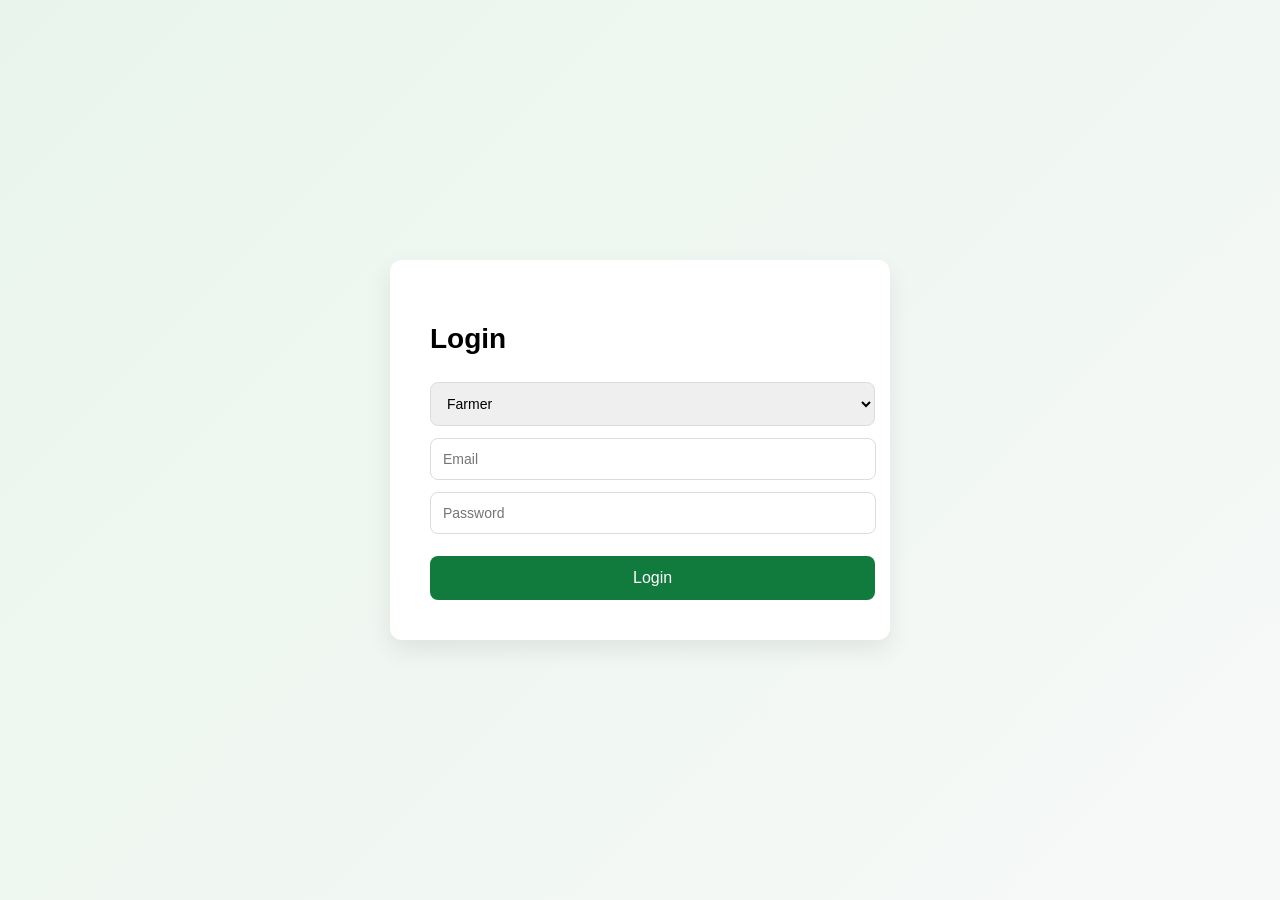
<file: Frontend/login.html>
<!DOCTYPE html>
<html>

<head>
    <title>Login</title>
    <link rel="stylesheet" href="./auth.css">
</head>

<body>

<div class="container">

<h2>Login</h2>

<select id="role">
    <option value="farmer">Farmer</option>
    <option value="researcher">Researcher</option>
</select>

<input id="email" type="email" placeholder="Email">

<input id="org_code" placeholder="Org code (researcher)">

<input id="password" type="password" placeholder="Password">

<button onclick="login()">Login</button>

</div>


<script>

const roleSelect = document.getElementById("role");
const orgCode = document.getElementById("org_code");

// Show or hide org code
function updateLoginFields() {
    if (roleSelect.value === "researcher") {
        orgCode.style.display = "block";
    } else {
        orgCode.style.display = "none";
    }
}

updateLoginFields();
roleSelect.addEventListener("change", updateLoginFields);

// LOGIN function

async function login() {

const role = document.getElementById("role").value
const email = document.getElementById("email").value
const password = document.getElementById("password").value
const org = document.getElementById("org_code").value

let url = ""
let payload = {}

if(role === "farmer"){
    url = "http://127.0.0.1:8000/auth/farmers/login"
    payload = {email, password}
}

if(role === "researcher"){
    url = "http://127.0.0.1:8000/auth/researchers/login"
    payload = {email, org_code: org, password}
}

try {
    const res = await fetch(url,{
        method:"POST",
        headers:{"Content-Type":"application/json"},
        body:JSON.stringify(payload)
    })

    const data = await res.json()

    console.log(data)

    if(res.ok && data.access_token){
        alert("Login successful")
    } else {
        alert("Login failed")
    }

} catch(error){
    console.error(error)
    alert("Server error")
}

}

</script>

</body>
</html>
</file>
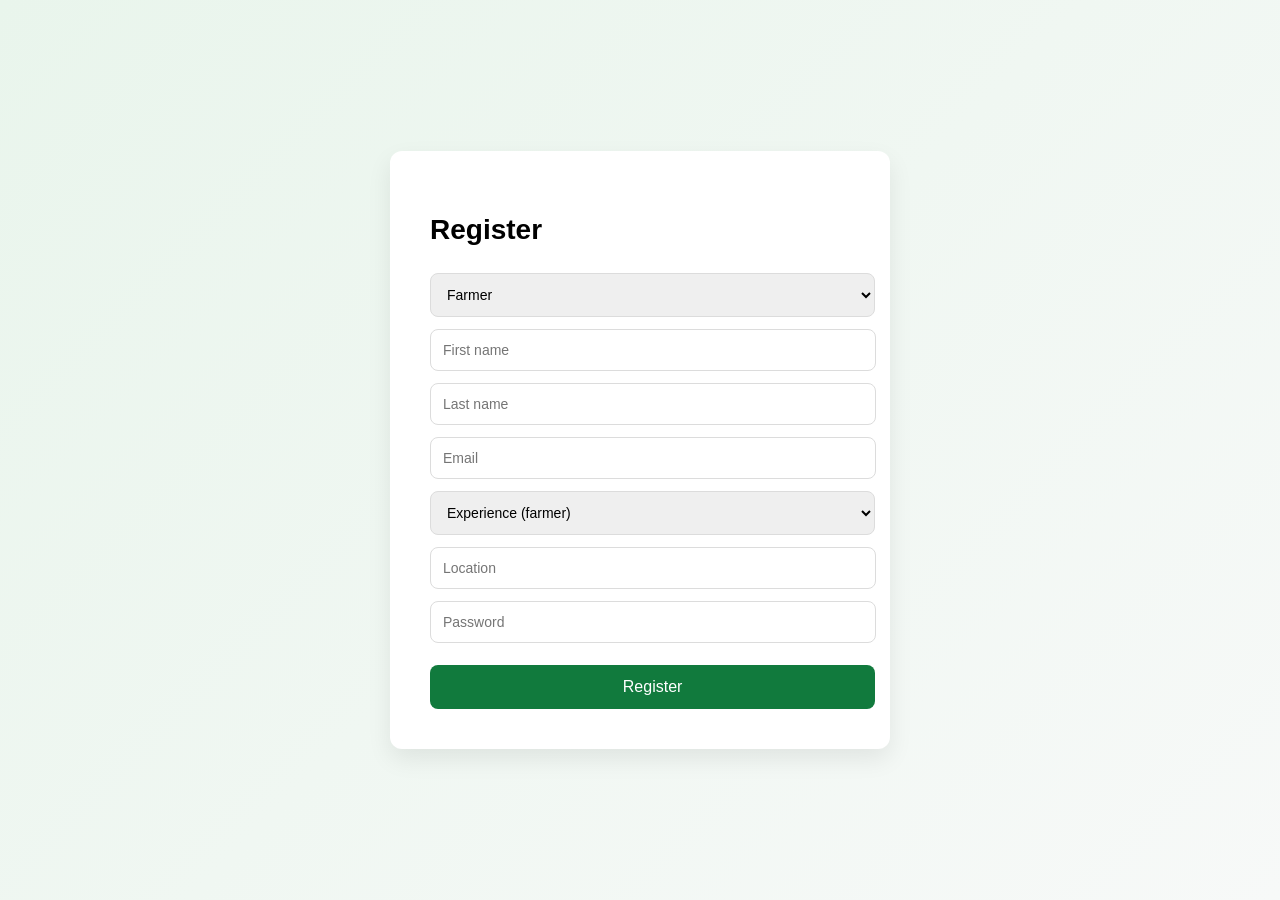
<file: Frontend/register.html>
<!DOCTYPE html>
<html>

<head>
    <title>Register</title>
    <link rel="stylesheet" href="./auth.css"></head>

<body>

<div class="container">

<h2>Register</h2>

<select id="role">
<option value="farmer">Farmer</option>
<option value="researcher">Researcher</option>
</select>

<input id="first_name" placeholder="First name">
<input id="last_name" placeholder="Last name">
<input id="email" placeholder="Email">

<select id="experience">
<option value="">Experience (farmer)</option>
<option value="0-1 years">0-1 years</option>
<option value="1-3 years">1-3 years</option>
<option value="3-5 years">3-5 years</option>
<option value="5+ years">5+ years</option>
</select>

<input id="location" placeholder="Location">

<input id="org_code" placeholder="Org code">


<input id="connection_end" type="date">

<input id="password" type="password" placeholder="Password">

<button onclick="register()">Register</button>

</div>

<script defer src="auth.js"></script>

</body>
</html>
</file>
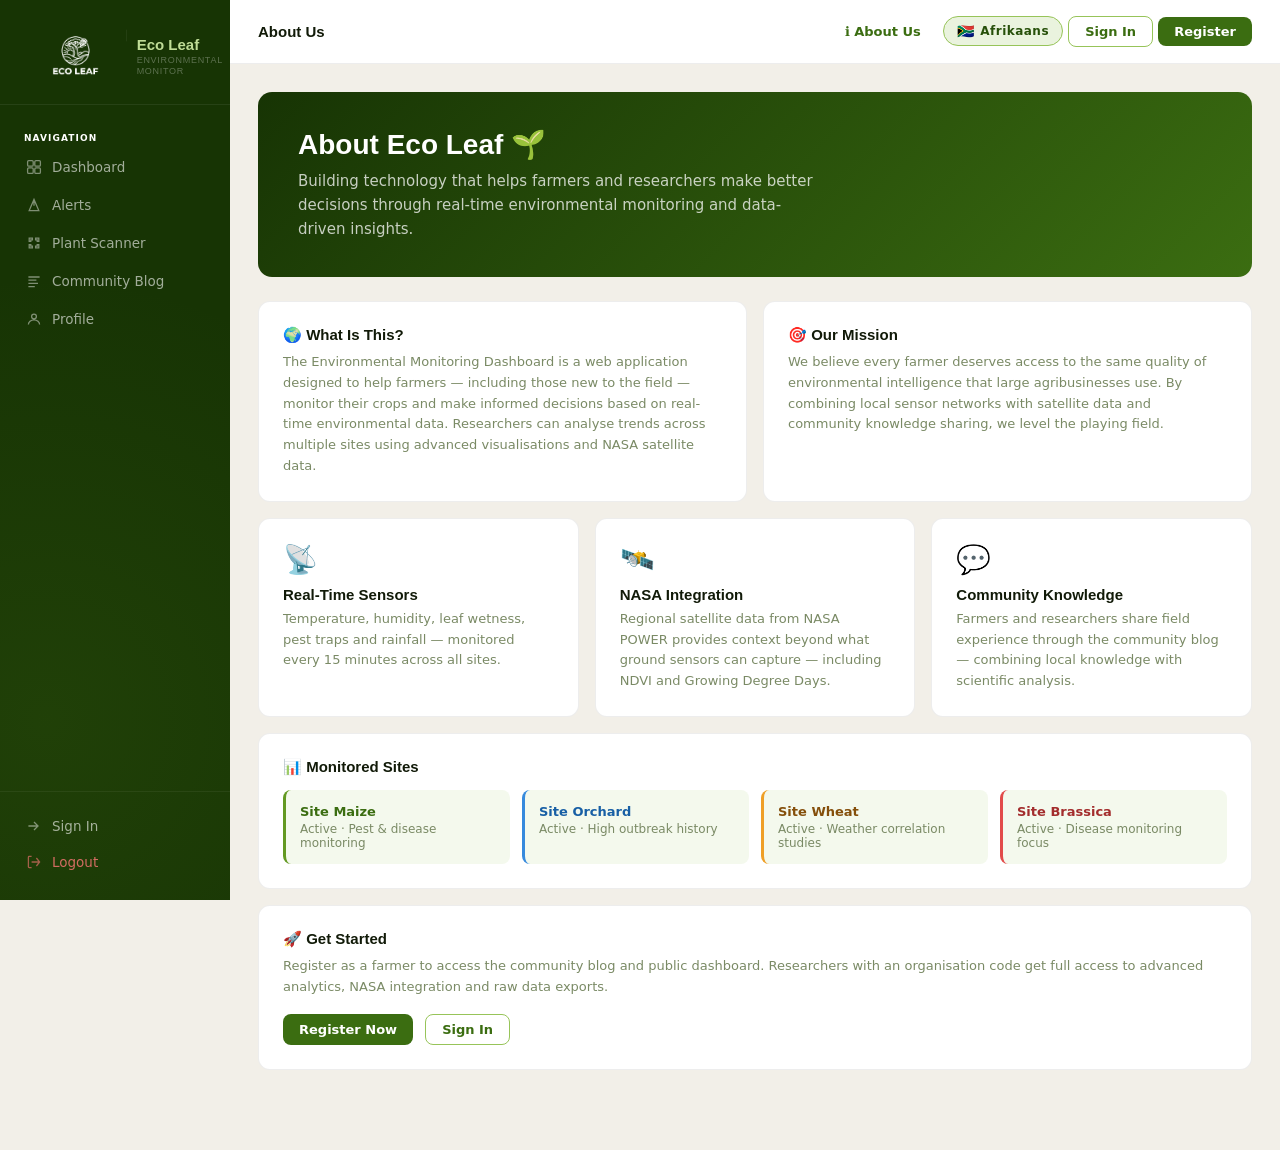
<file: frontend/html/about.html>
<!DOCTYPE html>
<html lang="en">
<head>
  <meta charset="UTF-8">
  <meta name="viewport" content="width=device-width, initial-scale=1.0">
  <title>About Us — Eco Leaf</title>
  <!--
    File: about.html
    
    Purpose:
    HTML template for the About Us page.
    Provides information about the Eco Leaf platform and its features.
    
    Responsibilities:
    - Display about page layout with sidebar navigation
    - Show platform features and mission information
    - Include registration and login call-to-action
    - Integrate l18n.js for internationalization support
    
    Layer:
    Frontend (HTML Template)
    
    Related:
    - shared.css
    - style.css
    - l18n.js
  -->
  <link rel="stylesheet" href="../css/style.css">
  <link rel="stylesheet" href="../css/shared.css">
</head>
<body class="sh-page has-mobile-nav">

<aside class="sh-sidebar">
  <div class="sh-sidebar-logo">
    <img src="../images/logo_transparent.png" alt="Eco Leaf">
    <div class="sh-brand">Eco Leaf<small>Environmental Monitor</small></div>
  </div>

  <nav class="sh-nav">
    <div class="sh-nav-label" data-i18n="nav.navigation">Navigation</div>
    <a href="index.html" class="sh-nav-link sh-dash-link">
      <svg viewBox="0 0 20 20" fill="none" stroke="currentColor" stroke-width="1.6"><rect x="2" y="2" width="7" height="7" rx="1.5"/><rect x="11" y="2" width="7" height="7" rx="1.5"/><rect x="2" y="11" width="7" height="7" rx="1.5"/><rect x="11" y="11" width="7" height="7" rx="1.5"/></svg>
      <span data-i18n="nav.dashboard">Dashboard</span>
    </a>
    <a href="alerts.html" class="sh-nav-link">
      <svg viewBox="0 0 20 20" fill="none" stroke="currentColor" stroke-width="1.6"><path d="M10 3v8M10 15h.01M4 17h12l-6-14-6 14z"/></svg>
      <span data-i18n="nav.alerts">Alerts</span>
    </a>
    <a href="scanner.html" class="sh-nav-link">
      <svg viewBox="0 0 20 20" fill="none" stroke="currentColor" stroke-width="1.6"><path d="M4 4h4v2H6v2H4V4zm12 0v4h-2V6h-2V4h4zM4 16v-4h2v2h2v2H4zm12-4v4h-4v-2h2v-2h2z"/></svg>
      <span data-i18n="nav.scanner">Plant Scanner</span>
    </a>
    <a href="blog.html" class="sh-nav-link">
      <svg viewBox="0 0 20 20" fill="none" stroke="currentColor" stroke-width="1.6"><path d="M3 5h14M3 9h10M3 13h12M3 17h8"/></svg>
      <span data-i18n="nav.blog">Community Blog</span>
    </a>
    <a href="profile.html" class="sh-nav-link">
      <svg viewBox="0 0 20 20" fill="none" stroke="currentColor" stroke-width="1.6"><circle cx="10" cy="7" r="3"/><path d="M3 17c0-3.3 3.1-6 7-6s7 2.7 7 6"/></svg>
      <span data-i18n="nav.profile">Profile</span>
    </a>
  </nav>

  <div class="sh-sidebar-bottom">
    <div class="sh-user-row sh-hidden" id="sh-user-row">
      <div class="sh-avatar" id="sh-avatar">?</div>
      <div class="sh-user-info">
        <div class="sh-user-name" id="sh-user-name">User</div>
        <div class="sh-user-role" id="sh-user-role">guest</div>
      </div>
    </div>
    <a href="login.html" class="sh-nav-link" id="sh-login-link">
      <svg viewBox="0 0 20 20" fill="none" stroke="currentColor" stroke-width="1.6"><path d="M3 10h11M10 5l5 5-5 5"/></svg>
      <span data-i18n="nav.signin">Sign In</span>
    </a>
    <a href="#" class="sh-nav-link" id="sh-logout-btn" style="color:rgba(255,120,120,0.8);">
      <svg viewBox="0 0 20 20" fill="none" stroke="currentColor" stroke-width="1.6"><path d="M13 15l4-5-4-5M17 10H7M7 3H4a1 1 0 00-1 1v12a1 1 0 001 1h3"/></svg>
      <span data-i18n="nav.logout">Logout</span>
    </a>
  </div>
</aside>

<div class="sh-main">
  <header class="sh-topbar">
    <div class="sh-topbar-title" data-i18n="about.title">About Us</div>
    <div class="sh-topbar-right">
      <a href="about.html" class="sh-about-link active" data-i18n="nav.about">ℹ About Us</a>
      <div id="sh-nav-actions"></div>
    </div>
  </header>

  <main class="sh-content">

    <div class="sh-hero sh-mb-24">
      <h1 data-i18n="about.h1">About Eco Leaf 🌱</h1>
      <p data-i18n="about.hero_p">Building technology that helps farmers and researchers make better decisions through real-time environmental monitoring and data-driven insights.</p>
    </div>

    <div class="sh-grid-2 sh-mb-16">
      <div class="sh-card">
        <div class="sh-card-title" data-i18n="about.what_title">🌍 What Is This?</div>
        <div class="sh-card-sub" style="margin-top:8px;" data-i18n="about.what_body">
          The Environmental Monitoring Dashboard is a web application designed to help farmers — including those new to the field — monitor their crops and make informed decisions based on real-time environmental data. Researchers can analyse trends across multiple sites using advanced visualisations and NASA satellite data.
        </div>
      </div>
      <div class="sh-card">
        <div class="sh-card-title" data-i18n="about.mission_title">🎯 Our Mission</div>
        <div class="sh-card-sub" style="margin-top:8px;" data-i18n="about.mission_body">
          We believe every farmer deserves access to the same quality of environmental intelligence that large agribusinesses use. By combining local sensor networks with satellite data and community knowledge sharing, we level the playing field.
        </div>
      </div>
    </div>

    <div class="sh-grid-3 sh-mb-16">
      <div class="sh-card">
        <div style="font-size:28px;margin-bottom:10px;">📡</div>
        <div class="sh-card-title" data-i18n="about.sensors_title">Real-Time Sensors</div>
        <div class="sh-card-sub" style="margin-top:6px;" data-i18n="about.sensors_body">Temperature, humidity, leaf wetness, pest traps and rainfall — monitored every 15 minutes across all sites.</div>
      </div>
      <div class="sh-card">
        <div style="font-size:28px;margin-bottom:10px;">🛰️</div>
        <div class="sh-card-title" data-i18n="about.nasa_title">NASA Integration</div>
        <div class="sh-card-sub" style="margin-top:6px;" data-i18n="about.nasa_body">Regional satellite data from NASA POWER provides context beyond what ground sensors can capture — including NDVI and Growing Degree Days.</div>
      </div>
      <div class="sh-card">
        <div style="font-size:28px;margin-bottom:10px;">💬</div>
        <div class="sh-card-title" data-i18n="about.community_title">Community Knowledge</div>
        <div class="sh-card-sub" style="margin-top:6px;" data-i18n="about.community_body">Farmers and researchers share field experience through the community blog — combining local knowledge with scientific analysis.</div>
      </div>
    </div>

    <div class="sh-card sh-mb-16">
      <div class="sh-card-title" data-i18n="about.sites_title">📊 Monitored Sites</div>
      <div style="display:grid;grid-template-columns:repeat(auto-fit,minmax(200px,1fr));gap:12px;margin-top:14px;">
        <div style="padding:14px;background:var(--sh-green-50);border-radius:8px;border-left:3px solid var(--sh-green-500);">
          <div style="font-weight:700;font-size:13px;color:var(--sh-green-700);">Site Maize</div>
          <div style="font-size:12px;color:var(--sh-text-3);margin-top:3px;">Active · Pest & disease monitoring</div>
        </div>
        <div style="padding:14px;background:var(--sh-green-50);border-radius:8px;border-left:3px solid #378add;">
          <div style="font-weight:700;font-size:13px;color:#185fa5;">Site Orchard</div>
          <div style="font-size:12px;color:var(--sh-text-3);margin-top:3px;">Active · High outbreak history</div>
        </div>
        <div style="padding:14px;background:var(--sh-green-50);border-radius:8px;border-left:3px solid var(--sh-amber);">
          <div style="font-weight:700;font-size:13px;color:#854f0b;">Site Wheat</div>
          <div style="font-size:12px;color:var(--sh-text-3);margin-top:3px;">Active · Weather correlation studies</div>
        </div>
        <div style="padding:14px;background:var(--sh-green-50);border-radius:8px;border-left:3px solid var(--sh-red);">
          <div style="font-weight:700;font-size:13px;color:#a32d2d;">Site Brassica</div>
          <div style="font-size:12px;color:var(--sh-text-3);margin-top:3px;">Active · Disease monitoring focus</div>
        </div>
      </div>
    </div>

    <div class="sh-card">
      <div class="sh-card-title" data-i18n="about.start_title">🚀 Get Started</div>
      <div class="sh-card-sub" style="margin-top:8px;margin-bottom:16px;" data-i18n="about.start_body">
        Register as a farmer to access the community blog and public dashboard. Researchers with an organisation code get full access to advanced analytics, NASA integration and raw data exports.
      </div>
      <div style="display:flex;gap:12px;flex-wrap:wrap;" id="about-cta-buttons">
        <a href="register.html" class="sh-btn sh-btn-primary" data-i18n="about.register_btn">Register Now</a>
        <a href="login.html"    class="sh-btn sh-btn-outline" data-i18n="about.signin_btn">Sign In</a>
      </div>
    </div>

  </main>
</div>

<script src="../js/l18n.js"></script>
<script>
  // Hide Register button if user is already logged in
  (function() {
    const token = localStorage.getItem('jwt_token') || localStorage.getItem('token');
    const role = localStorage.getItem('userRole');
    if (token && role) {
      const ctaContainer = document.getElementById('about-cta-buttons');
      if (ctaContainer) {
        ctaContainer.innerHTML = '<a href="login.html" class="sh-btn sh-btn-outline" data-i18n="about.signin_btn">Sign In</a>';
      }
    }
  })();
</script>
<script src="../js/shared-nav.js"></script>

<!-- Mobile Bottom Navigation -->
<nav class="sh-mobile-nav">
  <a href="index.html">
    <svg viewBox="0 0 20 20" fill="none" stroke="currentColor" stroke-width="1.6"><rect x="2" y="2" width="7" height="7" rx="1.5"/><rect x="11" y="2" width="7" height="7" rx="1.5"/><rect x="2" y="11" width="7" height="7" rx="1.5"/><rect x="11" y="11" width="7" height="7" rx="1.5"/></svg>
    Dashboard
  </a>
  <a href="alerts.html">
    <svg viewBox="0 0 20 20" fill="none" stroke="currentColor" stroke-width="1.6"><path d="M10 3v8M10 15h.01M4 17h12l-6-14-6 14z"/></svg>
    Alerts
  </a>
  <a href="about.html" class="active">
    <svg viewBox="0 0 20 20" fill="none" stroke="currentColor" stroke-width="1.6"><circle cx="10" cy="10" r="8"/><path d="M10 6v4M10 14v2"/></svg>
    About
  </a>
  <a href="profile.html">
    <svg viewBox="0 0 20 20" fill="none" stroke="currentColor" stroke-width="1.6"><circle cx="10" cy="7" r="3"/><path d="M3 17c0-3.3 3.1-6 7-6s7 2.7 7 6"/></svg>
    Profile
  </a>
</nav>

<script>
  (function() {
    if (window.innerWidth <= 860) document.body.classList.add('has-mobile-nav');
    window.addEventListener('resize', function() {
      document.body.classList.toggle('has-mobile-nav', window.innerWidth <= 860);
    });
  })();
</script>
</body>
</html>
</file>
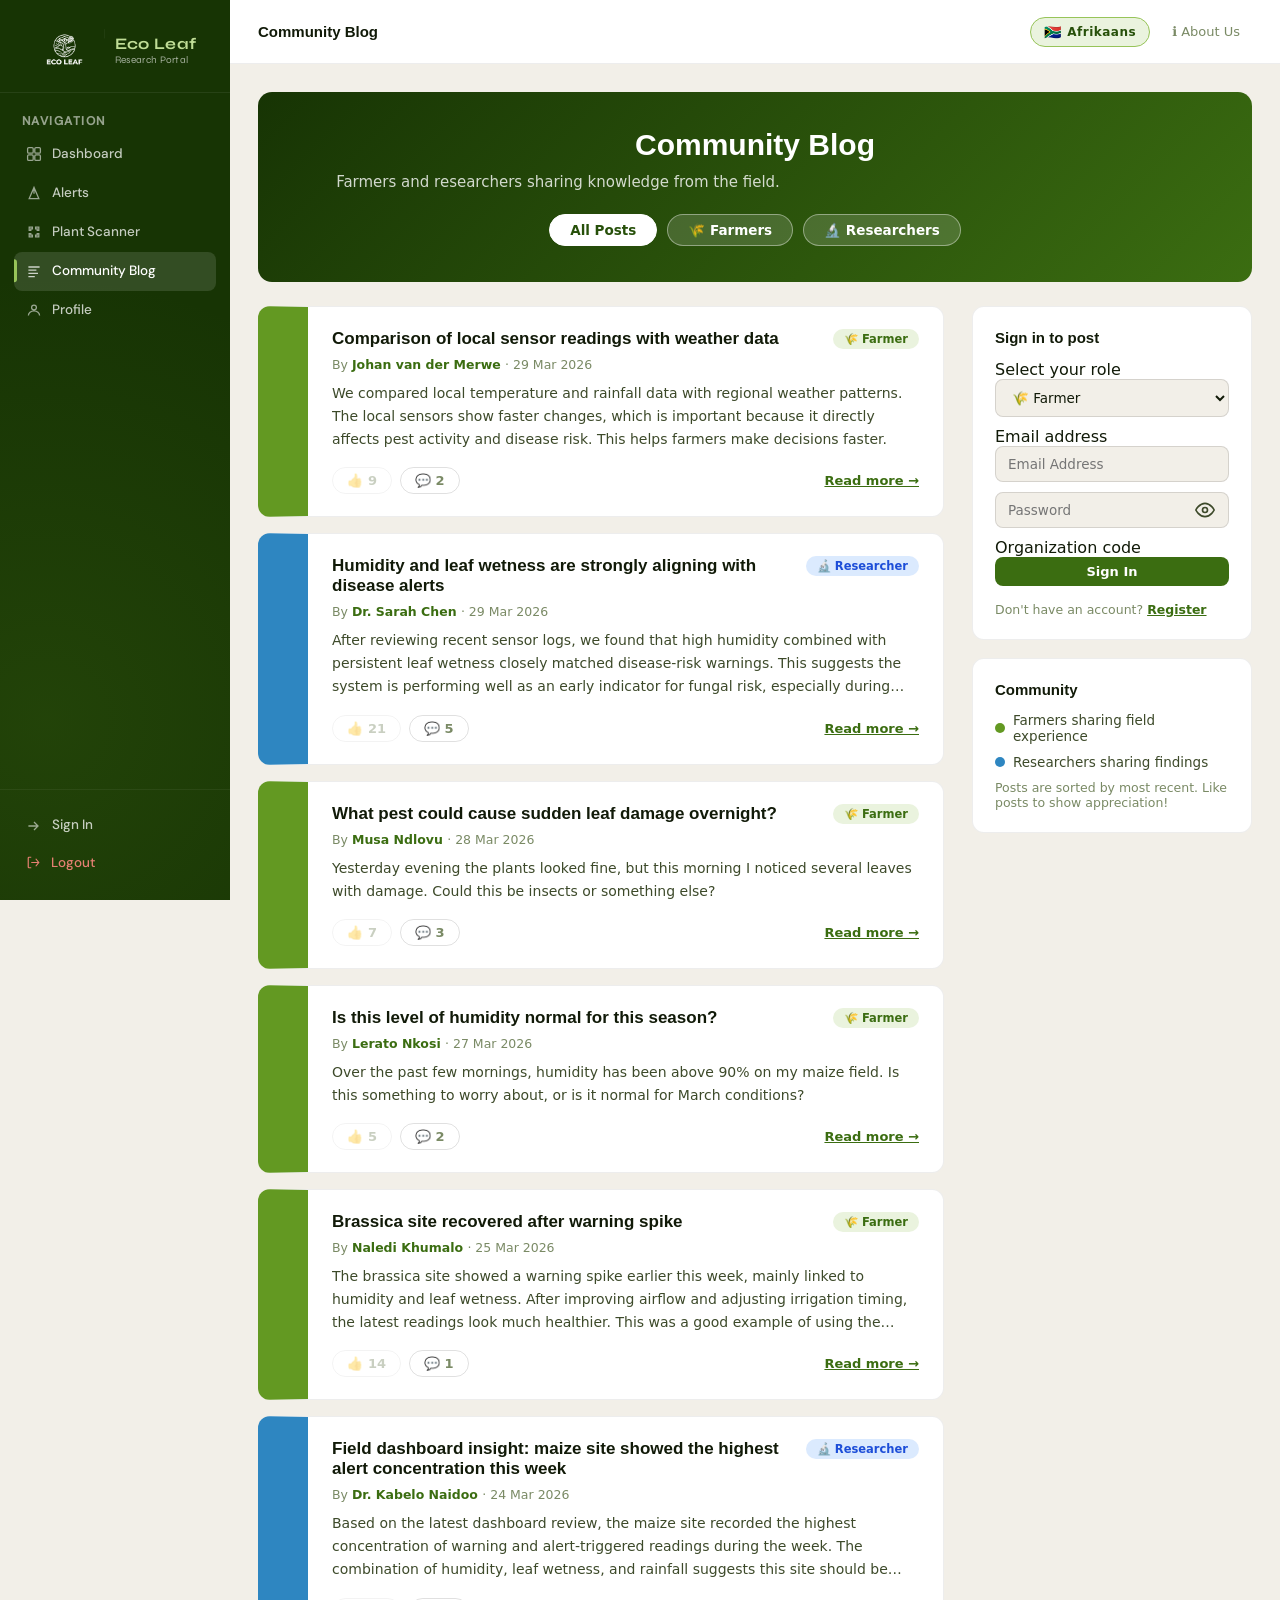
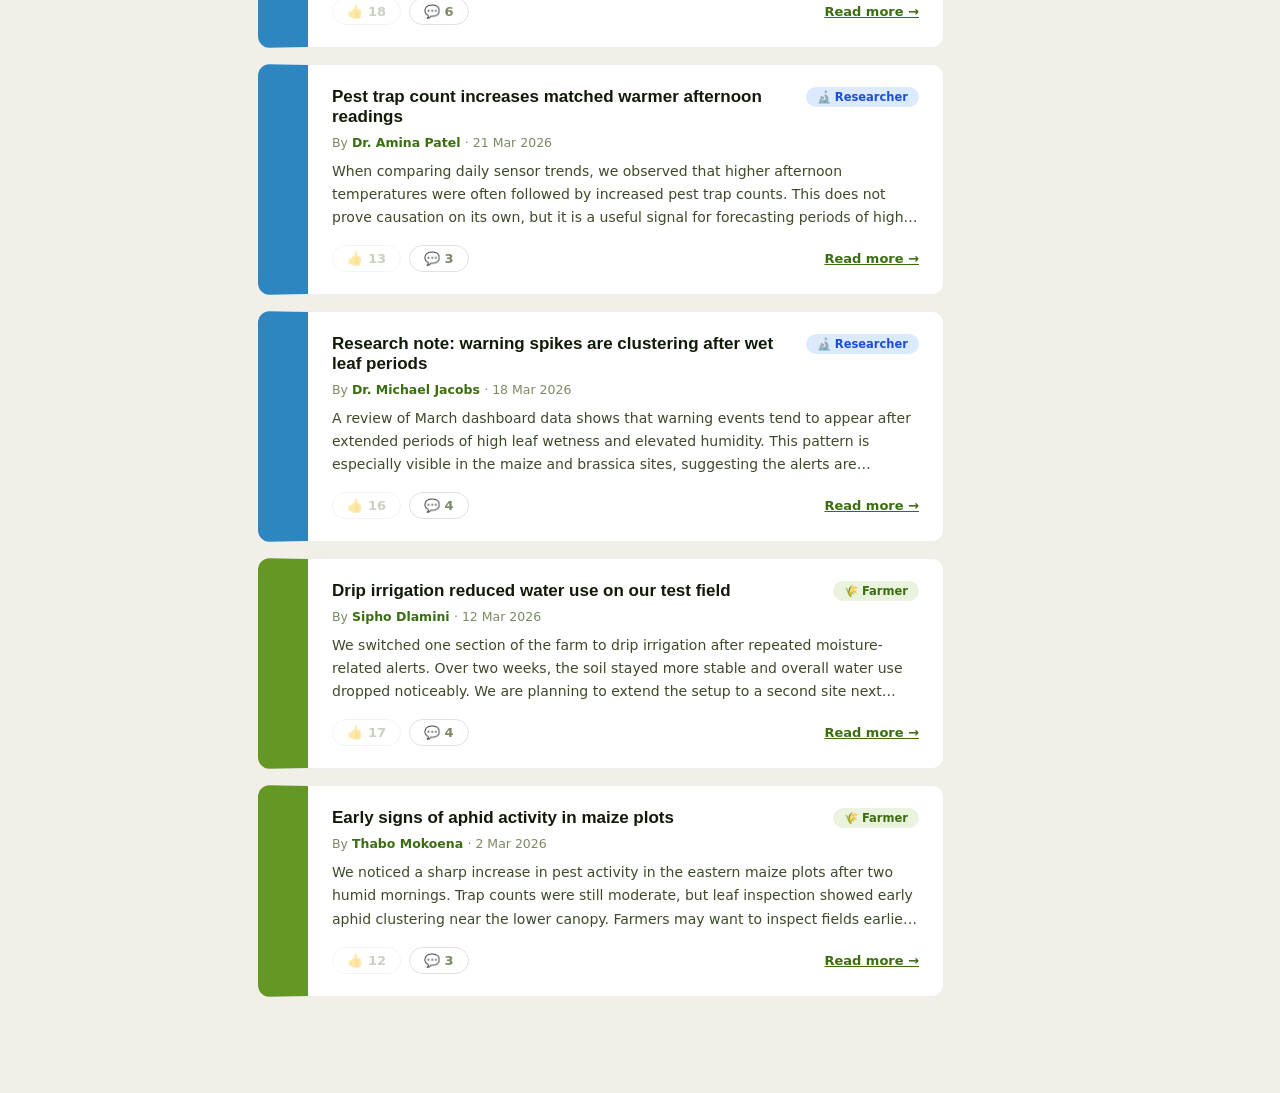
<file: frontend/html/blog.html>
<!DOCTYPE html>
<html lang="en">
<head>
  <meta charset="utf-8" />
  <meta name="viewport" content="width=device-width, initial-scale=1.0" />
  <title>Community Blog — Eco Leaf</title>
  <link rel="stylesheet" href="../css/style.css">
  <link rel="stylesheet" href="../css/shared.css">
  <link rel="stylesheet" href="../css/blog.css">
  <link rel="stylesheet" href="../css/researcher.css">
  <style>
    body.sh-page { overflow-x:hidden; }
    .sh-sidebar::before { z-index:0 !important; }
    .sh-sidebar > * { position:relative; z-index:1; }
  </style>

  <style>
    /* Hide sidebar on mobile, show bottom nav instead */
    @media (max-width: 860px) {
      .f-sidebar { display: none !important; }
      .sh-sidebar { display: none !important; }
      .f-main { margin-left: 0 !important; width: 100% !important; }
      .sh-main { margin-left: 0 !important; width: 100% !important; }
      .f-layout { flex-direction: column !important; }
    }
  </style>
</head>
<body class="sh-page has-mobile-nav">

<aside class="r-sidebar" style="position:fixed;top:0;left:0;z-index:100;height:100vh;width:230px;min-width:230px;">
  <div class="r-sidebar-logo">
    <img src="../images/logo_transparent.png" alt="Eco Leaf">
    <div class="r-sidebar-brand">Eco Leaf<small>Research Portal</small></div>
  </div>

  <div class="r-nav-section" id="sh-sidebar-nav">
    <div class="r-nav-label">Navigation</div>
  </div>

  <script>
    (function() {
      var isResearcher = localStorage.getItem('userRole') === 'researcher';
      var dashHref = isResearcher ? 'researcher.html' : 'index.html';
      var icons = {
        dashboard: '<rect x="2" y="2" width="7" height="7" rx="1.5"/><rect x="11" y="2" width="7" height="7" rx="1.5"/><rect x="2" y="11" width="7" height="7" rx="1.5"/><rect x="11" y="11" width="7" height="7" rx="1.5"/>',
        alerts:    '<path d="M10 3v8M10 15h.01M4 17h12l-6-14-6 14z"/>',
        scanner:   '<path d="M4 4h4v2H6v2H4V4zm12 0v4h-2V6h-2V4h4zM4 16v-4h2v2h2v2H4zm12-4v4h-4v-2h2v-2h2z"/>',
        blog:      '<path d="M3 5h14M3 9h10M3 13h12M3 17h8"/>',
        profile:   '<circle cx="10" cy="7" r="3"/><path d="M3 17c0-3.3 3.1-6 7-6s7 2.7 7 6"/>'
      };
      function makeLink(href, iconKey, label, isActive) {
        return '<a href="' + href + '" class="r-nav-link' + (isActive ? ' active' : '') + '">'
          + '<svg viewBox="0 0 20 20" fill="none" stroke="currentColor" stroke-width="1.6">' + icons[iconKey] + '</svg>'
          + '<span>' + label + '</span></a>';
      }
      var links = isResearcher ? [
        makeLink(dashHref,       'dashboard', 'Dashboard',      false),
        makeLink('blog.html',    'blog',      'Community Blog', true),
        makeLink('profile.html', 'profile',   'Profile',        false)
      ] : [
        makeLink('index.html',   'dashboard', 'Dashboard',      false),
        makeLink('alerts.html',  'alerts',    'Alerts',         false),
        makeLink('scanner.html', 'scanner',   'Plant Scanner',  false),
        makeLink('blog.html',    'blog',      'Community Blog', true),
        makeLink('profile.html', 'profile',   'Profile',        false)
      ];
      document.getElementById('sh-sidebar-nav').insertAdjacentHTML('beforeend', links.join(''));
    })();
  </script>

  <div class="r-sidebar-bottom">
    <div class="r-sidebar-user" id="sh-user-row">
      <div class="r-avatar" id="sh-avatar">?</div>
      <div class="r-user-info">
        <div class="r-user-name" id="sh-user-name">User</div>
        <div class="r-user-role" id="sh-user-role">guest</div>
      </div>
    </div>
    <a href="login.html" class="r-nav-link" id="sh-login-link">
      <svg viewBox="0 0 20 20" fill="none" stroke="currentColor" stroke-width="1.6"><path d="M3 10h11M10 5l5 5-5 5"/></svg>
      <span>Sign In</span>
    </a>
    <button class="r-logout-btn" id="sh-logout-btn">
      <svg viewBox="0 0 20 20" fill="none" stroke="currentColor" stroke-width="1.6"><path d="M13 15l4-5-4-5M17 10H7M7 3H4a1 1 0 00-1 1v12a1 1 0 001 1h3"/></svg>
      <span>Logout</span>
    </button>
  </div>
</aside>

<div class="sh-main">

  <header class="sh-topbar">
    <div class="sh-topbar-title" data-i18n="blog.title">Community Blog</div>
    <div class="sh-topbar-right">
      <a href="about.html" class="sh-about-link" data-i18n="nav.about">ℹ About Us</a>
    </div>
  </header>

  <main class="sh-content blog-page-content">

    <div class="sh-hero sh-mb-24 blog-hero">
      <h1 data-i18n="blog.h1">Community Blog</h1>
      <p data-i18n="blog.hero_p">Farmers and researchers sharing knowledge from the field.</p>
      <div class="filter-pills">
        <button class="pill active" data-filter="all" data-i18n="blog.filter_all">All Posts</button>
        <button class="pill" data-filter="farmer" data-i18n="blog.filter_farmer">🌾 Farmers</button>
        <button class="pill" data-filter="researcher" data-i18n="blog.filter_res">🔬 Researchers</button>
      </div>
    </div>

    <div class="blog-layout">
      <div class="feed-col" id="feed-col">

        <div class="create-post-box hidden" id="create-post-box">
          <h3 data-i18n="blog.share_title">Share something with the community</h3>
          <label for="post-title" class="sr-only">Post title</label>
          <input type="text" id="post-title" data-i18n-ph="blog.post_ph_title" placeholder="Title" maxlength="200" aria-label="Post title"> 
          <label for="post-content" class="sr-only">Post content</label>
          <textarea id="post-content" rows="4" data-i18n-ph="blog.post_ph_body" placeholder="What's on your mind?" aria-label="Post content"></textarea>
          <div class="create-post-actions">
            <span id="post-error" class="form-error"></span>
            <button class="sh-btn sh-btn-primary" id="submit-post" data-i18n="blog.post_btn">Post</button>
          </div>
        </div>

        <div class="feed-loading" id="feed-loading">
          <div class="spinner"></div>
          <p data-i18n="blog.loading">Loading posts…</p>
        </div>

        <div class="feed-empty hidden" id="feed-empty">
          <span>🌱</span>
          <p data-i18n="blog.empty">No posts yet. Be the first to share something!</p>
        </div>

        <div id="posts-list"></div>
      </div>

      <aside class="sidebar-col">
        <div class="sidebar-card" id="auth-card">
          <h3 id="auth-card-title" data-i18n="blog.auth_title">Sign in to post</h3>
          <div id="auth-form">
            <label for="login-role" class="sr-only">Select your role</label>
            <select id="login-role" aria-label="Select your role">
              <option value="farmer" data-i18n="auth.farmer">🌾 Farmer</option>
              <option value="researcher" data-i18n="auth.researcher">🔬 Researcher</option>
            </select>
            <label for="login-email" class="sr-only">Email address</label>
            <input type="email" id="login-email" data-i18n-ph="auth.email_ph" placeholder="Email Address" aria-label="Email address">
                 <div class="password-field">
              <input type="password" id="login-password" class="password-field-input" data-i18n-ph="auth.password_label" placeholder="Password" autocomplete="current-password" />
              <button type="button" class="password-toggle" aria-pressed="false" aria-label="Show password" aria-controls="login-password">
                <span class="password-toggle__show" aria-hidden="true"><svg xmlns="http://www.w3.org/2000/svg" width="20" height="20" viewBox="0 0 24 24" fill="none" stroke="currentColor" stroke-width="2" stroke-linecap="round" stroke-linejoin="round"><path d="M1 12s4-8 11-8 11 8 11 8-4 8-11 8-11-8-11-8z"/><circle cx="12" cy="12" r="3"/></svg></span>
                <span class="password-toggle__hide" aria-hidden="true"><svg xmlns="http://www.w3.org/2000/svg" width="20" height="20" viewBox="0 0 24 24" fill="none" stroke="currentColor" stroke-width="2" stroke-linecap="round" stroke-linejoin="round"><path d="M17.94 17.94A10.07 10.07 0 0112 20c-7 0-11-8-11-8a18.45 18.45 0 015.06-5.94M9.9 4.24A9.12 9.12 0 0112 4c7 0 11 8 11 8a18.5 18.5 0 01-2.16 3.19m-6.72-1.07a3 3 0 11-4.24-4.24"/><line x1="1" y1="1" x2="23" y2="23"/></svg></span>
              </button>
            </div>
            <label for="login-orgcode" class="sr-only">Organization code</label>
            <input type="text" id="login-orgcode" data-i18n-ph="auth.org_ph" placeholder="Organization Code (e.g. ECO-123)" class="hidden" aria-label="Organization code">            <span id="login-error" class="form-error"></span>
            <button class="sh-btn sh-btn-primary full-w" id="login-btn" data-i18n="blog.login_btn">Sign In</button>
            <p class="sidebar-small"><span data-i18n="blog.no_account">Don't have an account?</span> <a href="register.html" data-i18n="blog.register_link">Register</a></p>
          </div>
          <div id="logged-in-info" class="hidden">
            <div class="user-badge" id="user-badge"></div>
            <button class="sh-btn sh-btn-outline full-w" id="logout-btn" data-i18n="blog.signout_btn">Sign Out</button>
          </div>
        </div>

        <div class="sidebar-card">
          <h3 data-i18n="blog.community_h">Community</h3>
          <ul class="stats-list">
            <li><span class="stat-dot farmer-dot"></span> <span data-i18n="blog.stats_farmer">Farmers sharing field experience</span></li>
            <li><span class="stat-dot researcher-dot"></span> <span data-i18n="blog.stats_res">Researchers sharing findings</span></li>
          </ul>
          <p class="sidebar-small" style="margin-top:10px;" data-i18n="blog.sort_note">
            Posts are sorted by most recent. Like posts to show appreciation!
          </p>
        </div>
      </aside>
    </div>
  </main>
</div>

<div class="modal-overlay hidden" id="modal-overlay">
  <div class="modal" id="comment-modal">
    <div class="modal-header">
      <h2 id="modal-post-title">Post Title</h2>
      <button class="modal-close" id="modal-close">✕</button>
    </div>
    <div class="modal-body">
      <p id="modal-post-content" class="modal-post-content"></p>
      <p class="modal-meta" id="modal-post-meta"></p>
      <hr class="modal-divider" />
      <h4 data-i18n="blog.comments_h">Comments</h4>
      <div id="modal-comments-list">
        <div class="spinner small"></div>
      </div>
      <div id="modal-add-comment" class="hidden">
          <label for="modal-comment-input" class="sr-only">Write a comment</label>
          <textarea id="modal-comment-input" rows="3" data-i18n-ph="blog.comment_ph" placeholder="Write a comment…" aria-label="Write a comment"></textarea>
          <div class="modal-comment-actions">
          <span id="comment-error" class="form-error"></span>
          <button class="sh-btn sh-btn-primary" id="submit-comment" data-i18n="blog.comment_btn">Add Comment</button>
        </div>
      </div>
      <p id="modal-login-prompt" class="sidebar-small" style="margin-top:12px;"></p>
    </div>
  </div>
</div>

<script src="../js/l18n.js"></script>
<script src="../js/password-toggle.js"></script>
<script src="../js/blog.js"></script>
<script src="../js/shared-nav.js"></script>

<!-- Mobile Bottom Navigation — role-aware -->
<nav class="sh-mobile-nav" id="sh-mobile-nav"></nav>
<script>
  (function() {
    var isResearcher = localStorage.getItem('userRole') === 'researcher';
    var dashHref = isResearcher ? 'researcher.html' : 'index.html';
    var links = isResearcher ? [
      { href: dashHref, label: 'Dashboard', icon: '<rect x="2" y="2" width="7" height="7" rx="1.5"/><rect x="11" y="2" width="7" height="7" rx="1.5"/><rect x="2" y="11" width="7" height="7" rx="1.5"/><rect x="11" y="11" width="7" height="7" rx="1.5"/>' },
      { href: 'blog.html', label: 'Blog', active: true, icon: '<path d="M3 5h14M3 9h10M3 13h12M3 17h8"/>' },
      { href: 'profile.html', label: 'Profile', icon: '<circle cx="10" cy="7" r="3"/><path d="M3 17c0-3.3 3.1-6 7-6s7 2.7 7 6"/>' }
    ] : [
      { href: 'index.html', label: 'Dashboard', icon: '<rect x="2" y="2" width="7" height="7" rx="1.5"/><rect x="11" y="2" width="7" height="7" rx="1.5"/><rect x="2" y="11" width="7" height="7" rx="1.5"/><rect x="11" y="11" width="7" height="7" rx="1.5"/>' },
      { href: 'alerts.html', label: 'Alerts', icon: '<path d="M10 3v8M10 15h.01M4 17h12l-6-14-6 14z"/>' },
      { href: 'scanner.html', label: 'Scanner', icon: '<path d="M4 4h4v2H6v2H4V4zm12 0v4h-2V6h-2V4h4zM4 16v-4h2v2h2v2H4zm12-4v4h-4v-2h2v-2h2z"/>' },
      { href: 'blog.html', label: 'Blog', active: true, icon: '<path d="M3 5h14M3 9h10M3 13h12M3 17h8"/>' },
      { href: 'profile.html', label: 'Profile', icon: '<circle cx="10" cy="7" r="3"/><path d="M3 17c0-3.3 3.1-6 7-6s7 2.7 7 6"/>' }
    ];
    var nav = document.getElementById('sh-mobile-nav');
    nav.innerHTML = links.map(function(l) {
      return '<a href="' + l.href + '"' + (l.active ? ' class="active"' : '') + '>'
        + '<svg viewBox="0 0 20 20" fill="none" stroke="currentColor" stroke-width="1.6">' + l.icon + '</svg>'
        + '<span>' + l.label + '</span></a>';
    }).join('');
  })();
</script>

<script>
  (function() {
    if (window.innerWidth <= 860) document.body.classList.add('has-mobile-nav');
    window.addEventListener('resize', function() {
      document.body.classList.toggle('has-mobile-nav', window.innerWidth <= 860);
    });
  })();
</script>
</body>
</html>
</file>
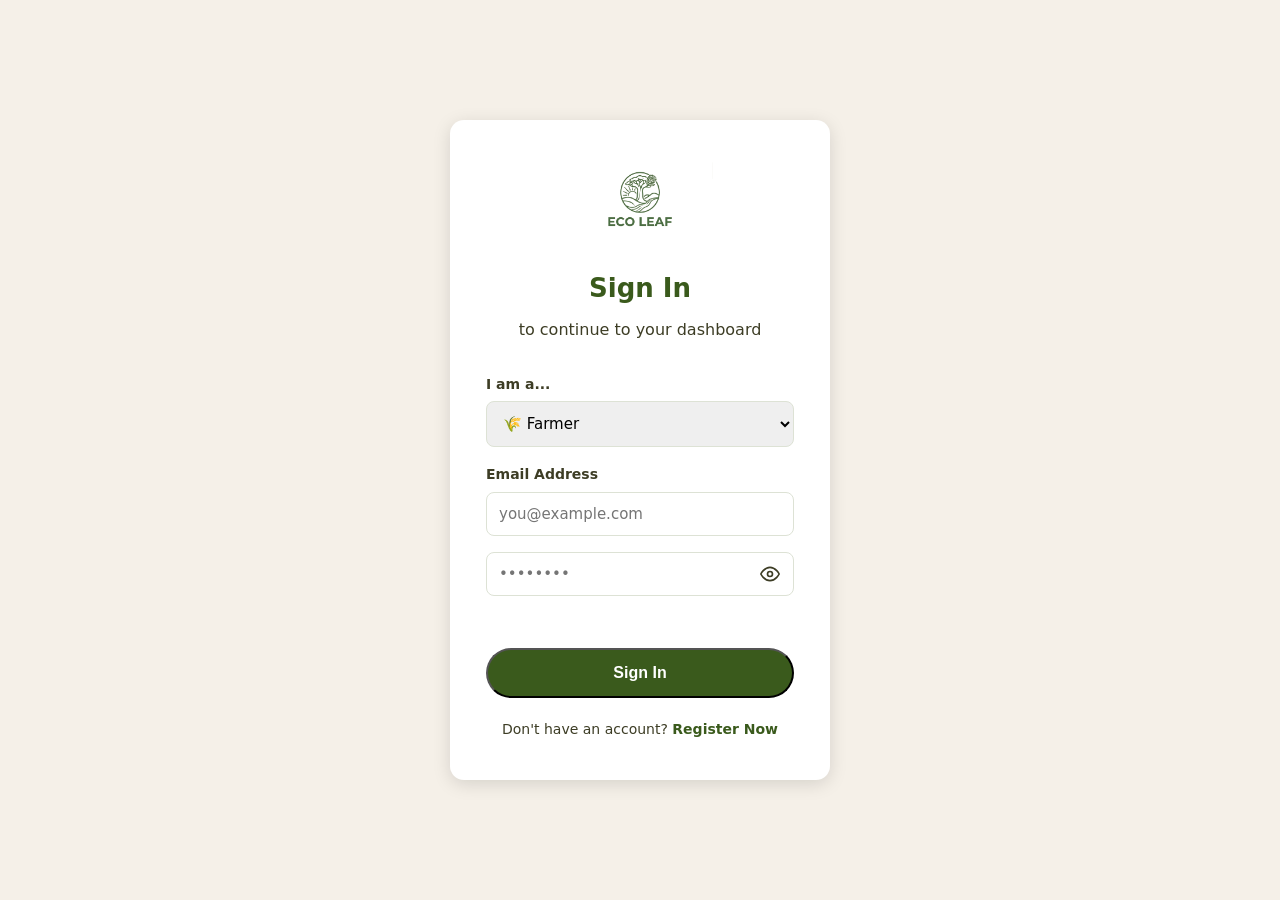
<file: frontend/html/login.html>
<!DOCTYPE html>
<html lang="en">
<head>
    <meta charset="UTF-8">
    <meta name="viewport" content="width=device-width, initial-scale=1.0">
    <title>Sign In - EcoLeaf</title>
    <!--
        File: login.html

        Purpose:
        Main HTML template for user authentication (Sign In page).
        Allows farmers and researchers to log into the system.

        Responsibilities:
        - Provide login form (role, email, password, optional org code)
        - Dynamically show organization code field for researchers
        - Send login request to backend authentication endpoints
        - Handle authentication errors and display feedback
        - Store JWT token and user role in localStorage
        - Redirect users to appropriate dashboard (farmer or researcher)

        Layer:
        Frontend (HTML Template + Inline JavaScript Logic)

        Related:
        - style.css
        - auth.css (authentication page styling)
        - l18n.js (multi-language support)
        - backend auth endpoints:
            /auth/farmers/login
            /auth/researchers/login

        References:
        AI used to help write the role-based redirect that sends farmers to index.html and researchers to researcher.html after login (lines 144-150)
    -->

    <!-- Link to the main stylesheet for variables and buttons -->
    <link rel="stylesheet" href="../css/style.css">
    <!-- Link to a new, dedicated auth stylesheet -->
    <link rel="stylesheet" href="../css/auth.css">
</head>
<body>
    <div class="auth-container">
        <div class="auth-card">
            <div class="auth-logo">
                <a href="index.html">
                    <img src="../images/logo_transparent.png" alt="EcoLeaf Logo">
                </a>
            </div>
        <h2 data-i18n="auth.signin_title">Sign In</h2>
        <p class="auth-subtext" data-i18n="auth.signin_sub">to continue to your dashboard</p>

            <div class="auth-form">
                <label for="role" data-i18n="auth.iam">I am a...</label>
                <select id="role">
                    <option value="farmer" data-i18n="auth.farmer">🌾 Farmer</option>
                    <option value="researcher" data-i18n="auth.researcher">🔬 Researcher</option>
                </select>

                <label for="email" data-i18n="auth.email_label">Email Address</label>
                <input id="email" type="email" placeholder="you@example.com">

                <div id="org_code_wrapper" class="hidden">
                    <label for="org_code" data-i18n="auth.org_label">Organization Code</label>
                    <input id="org_code" placeholder="e.g. 1234">
                </div>

                <div class="password-field">
                    <input id="password" class="password-field-input" type="password" placeholder="••••••••" autocomplete="current-password">
                    <button type="button" class="password-toggle" aria-pressed="false" aria-label="Show password" aria-controls="password">
                        <span class="password-toggle__show" aria-hidden="true"><svg xmlns="http://www.w3.org/2000/svg" width="20" height="20" viewBox="0 0 24 24" fill="none" stroke="currentColor" stroke-width="2" stroke-linecap="round" stroke-linejoin="round"><path d="M1 12s4-8 11-8 11 8 11 8-4 8-11 8-11-8-11-8z"/><circle cx="12" cy="12" r="3"/></svg></span>
                        <span class="password-toggle__hide" aria-hidden="true"><svg xmlns="http://www.w3.org/2000/svg" width="20" height="20" viewBox="0 0 24 24" fill="none" stroke="currentColor" stroke-width="2" stroke-linecap="round" stroke-linejoin="round"><path d="M17.94 17.94A10.07 10.07 0 0112 20c-7 0-11-8-11-8a18.45 18.45 0 015.06-5.94M9.9 4.24A9.12 9.12 0 0112 4c7 0 11 8 11 8a18.5 18.5 0 01-2.16 3.19m-6.72-1.07a3 3 0 11-4.24-4.24"/><line x1="1" y1="1" x2="23" y2="23"/></svg></span>
                    </button>
                </div>
                
                <span id="login-error" class="form-error"></span>

                <button id="login-btn" class="btn-primary full-w" data-i18n="auth.signin_btn">Sign In</button>

                <p class="auth-switch">
                    <span data-i18n="auth.no_account">Don't have an account?</span> <a href="register.html" data-i18n="auth.register_now">Register Now</a>
                </p>
            </div>
        </div>
    </div>

    <script src="../js/l18n.js"></script>
    <script src="../js/password-toggle.js"></script>
    <script>
        const API_BASE = `${window.location.protocol}//${window.location.hostname}:8000`;
        // const API_BASE = 'http://192.168.0.22:8000'; // Using the IP from blog.js
        const TOKEN_KEY = 'jwt_token';

        const roleSelect = document.getElementById("role");
        const orgCodeWrapper = document.getElementById("org_code_wrapper");
        const loginBtn = document.getElementById("login-btn");
        const errorEl = document.getElementById('login-error');

        function updateLoginFields() {
            if (roleSelect.value === "researcher") {
                orgCodeWrapper.classList.remove("hidden");
            } else {
                orgCodeWrapper.classList.add("hidden");
            }
        }

        updateLoginFields();
        roleSelect.addEventListener("change", updateLoginFields);

        async function login() {
            const role = document.getElementById("role").value;
            const email = document.getElementById("email").value.trim();
            const password = document.getElementById("password").value;
            const org = document.getElementById("org_code").value.trim();

            errorEl.textContent = '';
            loginBtn.disabled = true;
            loginBtn.textContent = 'Signing In...';

            if (!email || !password) {
                errorEl.textContent = 'Email and password are required.';
                loginBtn.disabled = false;
                loginBtn.textContent = 'Sign In';
                return;
            }

            let url = "";
            let payload = {};

            if (role === "farmer") {
                url = `${API_BASE}/auth/farmers/login`;
                payload = { email, password };
            } else { // researcher
                if (!org) {
                    errorEl.textContent = 'Organization code is required for researchers.';
                    loginBtn.disabled = false;
                    loginBtn.textContent = 'Sign In';
                    return;
                }
                url = `${API_BASE}/auth/researchers/login`;
                payload = { email, org_code: org, password };
            }

            try {
                const res = await fetch(url, {
                    method: "POST",
                    headers: { "Content-Type": "application/json" },
                    body: JSON.stringify(payload)
                });

                const data = await res.json();

                if (res.ok && data.access_token) {
                    localStorage.setItem('token', data.access_token);
                    localStorage.setItem('jwt_token', data.access_token);
                    localStorage.setItem('userRole', role);
                    
                    // Send researchers to their dashboard, farmers to public view
                    if (role === 'researcher') {
                        window.location.href = 'researcher.html';
                    } else {
                        window.location.href = 'index.html';
                    }
                } else {
                    errorEl.textContent = data.detail || "Login failed. Please check your credentials.";
                }

            } catch (error) {
                console.error(error);
                errorEl.textContent = "Server error. Please try again later.";
            } finally {
                loginBtn.disabled = false;
                loginBtn.textContent = 'Sign In';
            }
        }

        loginBtn.addEventListener("click", login);
        
        // Allow pressing Enter to log in
        document.getElementById('password').addEventListener('keypress', function(e) {
            if (e.key === 'Enter') {
                login();
            }
        });
    </script>
</body>
</html>
</file>
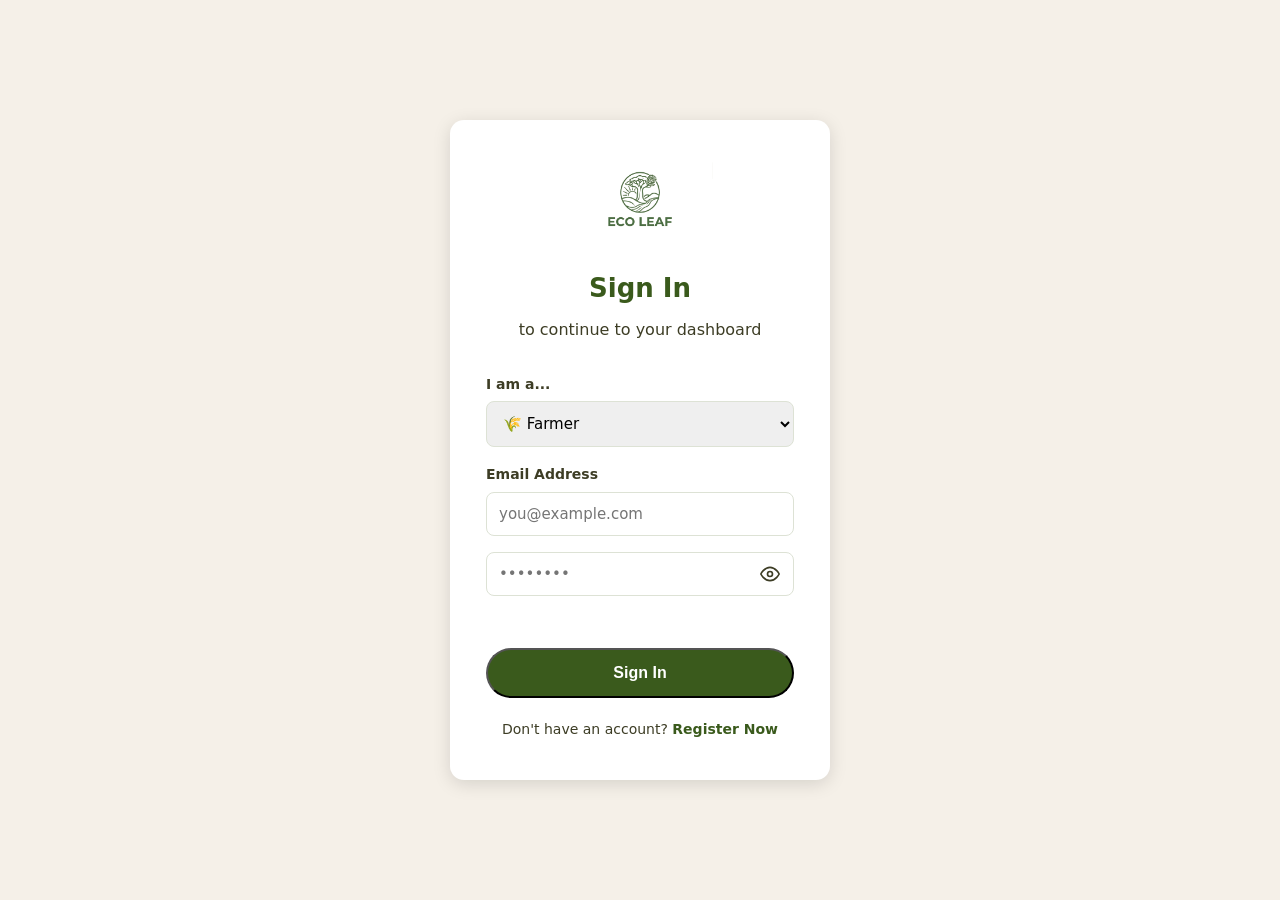
<file: frontend/html/profile.html>
<!DOCTYPE html>
<html lang="en">
<head>
  <meta charset="UTF-8">
  <meta name="viewport" content="width=device-width, initial-scale=1.0">
  <title>Profile — Eco Leaf</title>
  <!--
    File: profile.html

    Purpose:
    User profile page for viewing and managing account information.

    Responsibilities:
    - Display user profile details and account role
    - Provide editable profile fields through a modal form
    - Support profile updates and feedback messaging
    - Integrate shared sidebar and mobile navigation components
    - Provide responsive layout for desktop and mobile devices

    Layer:
    Frontend (HTML)

    Related:
    - profile.css
    - profile.js
    - shared.css
    - shared-nav.js
    - style.css

    References: 
    Generative AI Used to help structure the modal layout (line 153)
-->
  <link rel="stylesheet" href="../css/style.css">
  <link rel="stylesheet" href="../css/shared.css">
  <link rel="stylesheet" href="../css/profile.css">
  <link rel="stylesheet" href="../css/researcher.css">
  <style>
    body.sh-page { overflow-x:hidden; }
    .sh-sidebar::before { z-index:0 !important; }
    .sh-sidebar > * { position:relative; z-index:1; }
  </style>

  <style>
    /* Hide sidebar on mobile, show bottom nav instead */
    @media (max-width: 860px) {
      .f-sidebar { display: none !important; }
      .sh-sidebar { display: none !important; }
      .f-main { margin-left: 0 !important; width: 100% !important; }
      .sh-main { margin-left: 0 !important; width: 100% !important; }
      .f-layout { flex-direction: column !important; }
    }
  </style>
</head>
<body class="sh-page has-mobile-nav">

<aside class="r-sidebar" style="position:fixed;top:0;left:0;z-index:100;height:100vh;width:230px;min-width:230px;">
  <div class="r-sidebar-logo">
    <img src="../images/logo_transparent.png" alt="Eco Leaf">
    <div class="r-sidebar-brand">Eco Leaf<small>Research Portal</small></div>
  </div>

  <div class="r-nav-section" id="sh-sidebar-nav">
    <div class="r-nav-label">Navigation</div>
  </div>

  <script>
    (function() {
      var isResearcher = localStorage.getItem('userRole') === 'researcher';
      var dashHref = isResearcher ? 'researcher.html' : 'index.html';
      var icons = {
        dashboard: '<rect x="2" y="2" width="7" height="7" rx="1.5"/><rect x="11" y="2" width="7" height="7" rx="1.5"/><rect x="2" y="11" width="7" height="7" rx="1.5"/><rect x="11" y="11" width="7" height="7" rx="1.5"/>',
        alerts:    '<path d="M10 3v8M10 15h.01M4 17h12l-6-14-6 14z"/>',
        scanner:   '<path d="M4 4h4v2H6v2H4V4zm12 0v4h-2V6h-2V4h4zM4 16v-4h2v2h2v2H4zm12-4v4h-4v-2h2v-2h2z"/>',
        blog:      '<path d="M3 5h14M3 9h10M3 13h12M3 17h8"/>',
        profile:   '<circle cx="10" cy="7" r="3"/><path d="M3 17c0-3.3 3.1-6 7-6s7 2.7 7 6"/>'
      };
      function makeLink(href, iconKey, label, isActive) {
        return '<a href="' + href + '" class="r-nav-link' + (isActive ? ' active' : '') + '">'
          + '<svg viewBox="0 0 20 20" fill="none" stroke="currentColor" stroke-width="1.6">' + icons[iconKey] + '</svg>'
          + '<span>' + label + '</span></a>';
      }
      var links = isResearcher ? [
        makeLink(dashHref,       'dashboard', 'Dashboard',      false),
        makeLink('blog.html',    'blog',      'Community Blog', false),
        makeLink('profile.html', 'profile',   'Profile',        true)
      ] : [
        makeLink('index.html',   'dashboard', 'Dashboard',      false),
        makeLink('alerts.html',  'alerts',    'Alerts',         false),
        makeLink('scanner.html', 'scanner',   'Plant Scanner',  false),
        makeLink('blog.html',    'blog',      'Community Blog', false),
        makeLink('profile.html', 'profile',   'Profile',        true)
      ];
      document.getElementById('sh-sidebar-nav').insertAdjacentHTML('beforeend', links.join(''));
    })();
  </script>

  <div class="r-sidebar-bottom">
    <div class="r-sidebar-user" id="sh-user-row">
      <div class="r-avatar" id="sh-avatar">?</div>
      <div class="r-user-info">
        <div class="r-user-name" id="sh-user-name">User</div>
        <div class="r-user-role" id="sh-user-role">guest</div>
      </div>
    </div>
    <a href="login.html" class="r-nav-link" id="sh-login-link">
      <svg viewBox="0 0 20 20" fill="none" stroke="currentColor" stroke-width="1.6"><path d="M3 10h11M10 5l5 5-5 5"/></svg>
      <span>Sign In</span>
    </a>
    <button class="r-logout-btn" id="sh-logout-btn">
      <svg viewBox="0 0 20 20" fill="none" stroke="currentColor" stroke-width="1.6"><path d="M13 15l4-5-4-5M17 10H7M7 3H4a1 1 0 00-1 1v12a1 1 0 001 1h3"/></svg>
      <span>Logout</span>
    </button>
  </div>
</aside>

<div class="sh-main">
  <header class="sh-topbar">
    <div class="sh-topbar-title" data-i18n="nav.profile">Profile</div>
    <div class="sh-topbar-right">
      <a href="about.html" class="sh-about-link" data-i18n="nav.about">ℹ About Us</a>
    </div>
  </header>

  <main class="sh-content">

    <div class="sh-hero sh-mb-24">
      <h1 data-i18n="profile.h1">My Profile</h1>
      <p data-i18n="profile.hero_p">Manage your account details and preferences.</p>
    </div>

    <!-- PROFILE CARD -->
    <div class="prof-card">

      <div class="prof-header">
        <div class="prof-avatar" id="profile-avatar">?</div>
        <div class="prof-header-info">
          <div class="prof-name" id="profile-name">Loading...</div>
          <div class="prof-role-badge" id="profile-role-badge">—</div>
        </div>
      </div>

      <div class="prof-fields" id="profile-fields"></div>

      <div class="prof-card-actions">
        <button type="button" id="edit-btn" class="prof-edit-btn">Edit Profile</button>
        <button type="button" id="change-pass-btn" class="prof-change-pass-btn">Change password</button>
      </div>


    </div>

    <!-- EDIT MODAL -->
    <div id="edit-modal" class="prof-modal-overlay">
      <div class="prof-modal-box">

        <div class="prof-modal-header">
          <h3 data-i18n="profile.edit_title">Edit Profile</h3>
          <button id="close-btn" class="prof-modal-close">✕</button>
        </div>

        <div class="prof-modal-body">
          <div class="prof-input-group">
            <label for="edit-first" data-i18n="profile.first_name">First Name</label>
            <input id="edit-first" class="prof-input" placeholder="First name" aria-label="First name">
          </div>
          <div class="prof-input-group">
            <label for="edit-last" data-i18n="profile.last_name">Last Name</label>
            <input id="edit-last" class="prof-input" placeholder="Last name" aria-label="Last name">
          </div>
          <div class="prof-input-group" id="edit-end-group" style="display:none;">
            <label for="edit-end" data-i18n="profile.end_date">Research End Date</label>
            <input id="edit-end" class="prof-input" type="date" aria-label="Research end date">
          </div>
        </div>

        <div class="prof-modal-footer">
          <button id="save-btn" class="prof-save-btn" data-i18n="profile.save_btn">Save changes</button>
          <button id="cancel-btn" class="prof-cancel-btn" data-i18n="profile.cancel_btn">Cancel</button>
        </div>

        <div id="edit-feedback" class="prof-feedback"></div>

      </div>
    </div>
     <!-- Change Password -->
    <div id="pass-modal" class="prof-modal-overlay">
      <div class="prof-modal-box">

        <div class="prof-modal-header">
          <h3>Change password</h3>
          <button type="button" id="pass-close-btn" class="prof-modal-close">✕</button>
        </div>

        <div class="prof-modal-body">
          <div class="prof-input-group">
            <label for="pass-current">Current password</label>
            <div class="password-field">
              <input id="pass-current" type="password" class="prof-input password-field-input" autocomplete="current-password" placeholder="Current password">
              <button type="button" class="password-toggle" aria-pressed="false" aria-label="Show password" aria-controls="pass-current" data-label-show="Show current password" data-label-hide="Hide current password">
                <span class="password-toggle__show" aria-hidden="true"><svg xmlns="http://www.w3.org/2000/svg" width="20" height="20" viewBox="0 0 24 24" fill="none" stroke="currentColor" stroke-width="2" stroke-linecap="round" stroke-linejoin="round"><path d="M1 12s4-8 11-8 11 8 11 8-4 8-11 8-11-8-11-8z"/><circle cx="12" cy="12" r="3"/></svg></span>
                <span class="password-toggle__hide" aria-hidden="true"><svg xmlns="http://www.w3.org/2000/svg" width="20" height="20" viewBox="0 0 24 24" fill="none" stroke="currentColor" stroke-width="2" stroke-linecap="round" stroke-linejoin="round"><path d="M17.94 17.94A10.07 10.07 0 0112 20c-7 0-11-8-11-8a18.45 18.45 0 015.06-5.94M9.9 4.24A9.12 9.12 0 0112 4c7 0 11 8 11 8a18.5 18.5 0 01-2.16 3.19m-6.72-1.07a3 3 0 11-4.24-4.24"/><line x1="1" y1="1" x2="23" y2="23"/></svg></span>
              </button>
            </div>
          </div>
          <div class="prof-input-group">
            <label for="pass-new">New password</label>
            <div class="password-field">
              <input id="pass-new" type="password" class="prof-input password-field-input" autocomplete="new-password" placeholder="At least 8 characters">
              <button type="button" class="password-toggle" aria-pressed="false" aria-label="Show new password" aria-controls="pass-new" data-label-show="Show new password" data-label-hide="Hide new password">
                <span class="password-toggle__show" aria-hidden="true"><svg xmlns="http://www.w3.org/2000/svg" width="20" height="20" viewBox="0 0 24 24" fill="none" stroke="currentColor" stroke-width="2" stroke-linecap="round" stroke-linejoin="round"><path d="M1 12s4-8 11-8 11 8 11 8-4 8-11 8-11-8-11-8z"/><circle cx="12" cy="12" r="3"/></svg></span>
                <span class="password-toggle__hide" aria-hidden="true"><svg xmlns="http://www.w3.org/2000/svg" width="20" height="20" viewBox="0 0 24 24" fill="none" stroke="currentColor" stroke-width="2" stroke-linecap="round" stroke-linejoin="round"><path d="M17.94 17.94A10.07 10.07 0 0112 20c-7 0-11-8-11-8a18.45 18.45 0 015.06-5.94M9.9 4.24A9.12 9.12 0 0112 4c7 0 11 8 11 8a18.5 18.5 0 01-2.16 3.19m-6.72-1.07a3 3 0 11-4.24-4.24"/><line x1="1" y1="1" x2="23" y2="23"/></svg></span>
              </button>
            </div>
          </div>
          <div class="prof-input-group">
            <label for="pass-confirm">Confirm new password</label>
            <div class="password-field">
              <input id="pass-confirm" type="password" class="prof-input password-field-input" autocomplete="new-password" placeholder="Repeat new password">
              <button type="button" class="password-toggle" aria-pressed="false" aria-label="Show confirm password" aria-controls="pass-confirm" data-label-show="Show confirm password" data-label-hide="Hide confirm password">
                <span class="password-toggle__show" aria-hidden="true"><svg xmlns="http://www.w3.org/2000/svg" width="20" height="20" viewBox="0 0 24 24" fill="none" stroke="currentColor" stroke-width="2" stroke-linecap="round" stroke-linejoin="round"><path d="M1 12s4-8 11-8 11 8 11 8-4 8-11 8-11-8-11-8z"/><circle cx="12" cy="12" r="3"/></svg></span>
                <span class="password-toggle__hide" aria-hidden="true"><svg xmlns="http://www.w3.org/2000/svg" width="20" height="20" viewBox="0 0 24 24" fill="none" stroke="currentColor" stroke-width="2" stroke-linecap="round" stroke-linejoin="round"><path d="M17.94 17.94A10.07 10.07 0 0112 20c-7 0-11-8-11-8a18.45 18.45 0 015.06-5.94M9.9 4.24A9.12 9.12 0 0112 4c7 0 11 8 11 8a18.5 18.5 0 01-2.16 3.19m-6.72-1.07a3 3 0 11-4.24-4.24"/><line x1="1" y1="1" x2="23" y2="23"/></svg></span>
              </button>
            </div>
          </div>
        </div>

        <div class="prof-modal-footer">
          <button type="button" id="pass-save-btn" class="prof-save-btn">Update password</button>
          <button type="button" id="pass-cancel-btn" class="prof-cancel-btn">Cancel</button>
        </div>

        <div id="pass-feedback" class="prof-feedback"></div>

      </div>
    </div>


  </main>
</div>

<script src="../js/l18n.js"></script>
<script src="../js/password-toggle.js"></script>
<script src="../js/profile.js"></script>
<script src="../js/shared-nav.js"></script>
<!-- Mobile Bottom Navigation — role-aware -->
<nav class="sh-mobile-nav" id="sh-mobile-nav"></nav>
<script>
  (function() {
    var isResearcher = localStorage.getItem('userRole') === 'researcher';
    var dashHref = isResearcher ? 'researcher.html' : 'index.html';
    var links = isResearcher ? [
      { href: dashHref, label: 'Dashboard', icon: '<rect x="2" y="2" width="7" height="7" rx="1.5"/><rect x="11" y="2" width="7" height="7" rx="1.5"/><rect x="2" y="11" width="7" height="7" rx="1.5"/><rect x="11" y="11" width="7" height="7" rx="1.5"/>' },
      { href: 'blog.html', label: 'Blog', icon: '<path d="M3 5h14M3 9h10M3 13h12M3 17h8"/>' },
      { href: 'profile.html', label: 'Profile', active: true, icon: '<circle cx="10" cy="7" r="3"/><path d="M3 17c0-3.3 3.1-6 7-6s7 2.7 7 6"/>' }
    ] : [
      { href: 'index.html', label: 'Dashboard', icon: '<rect x="2" y="2" width="7" height="7" rx="1.5"/><rect x="11" y="2" width="7" height="7" rx="1.5"/><rect x="2" y="11" width="7" height="7" rx="1.5"/><rect x="11" y="11" width="7" height="7" rx="1.5"/>' },
      { href: 'alerts.html', label: 'Alerts', icon: '<path d="M10 3v8M10 15h.01M4 17h12l-6-14-6 14z"/>' },
      { href: 'scanner.html', label: 'Scanner', icon: '<path d="M4 4h4v2H6v2H4V4zm12 0v4h-2V6h-2V4h4zM4 16v-4h2v2h2v2H4zm12-4v4h-4v-2h2v-2h2z"/>' },
      { href: 'blog.html', label: 'Blog', icon: '<path d="M3 5h14M3 9h10M3 13h12M3 17h8"/>' },
      { href: 'profile.html', label: 'Profile', active: true, icon: '<circle cx="10" cy="7" r="3"/><path d="M3 17c0-3.3 3.1-6 7-6s7 2.7 7 6"/>' }
    ];
    var nav = document.getElementById('sh-mobile-nav');
    nav.innerHTML = links.map(function(l) {
      return '<a href="' + l.href + '"' + (l.active ? ' class="active"' : '') + '>'
        + '<svg viewBox="0 0 20 20" fill="none" stroke="currentColor" stroke-width="1.6">' + l.icon + '</svg>'
        + '<span>' + l.label + '</span></a>';
    }).join('');
  })();
</script>

<script>
  (function() {
    if (window.innerWidth <= 860) document.body.classList.add('has-mobile-nav');
    window.addEventListener('resize', function() {
      document.body.classList.toggle('has-mobile-nav', window.innerWidth <= 860);
    });
  })();
</script>
</body>
</html>
</file>
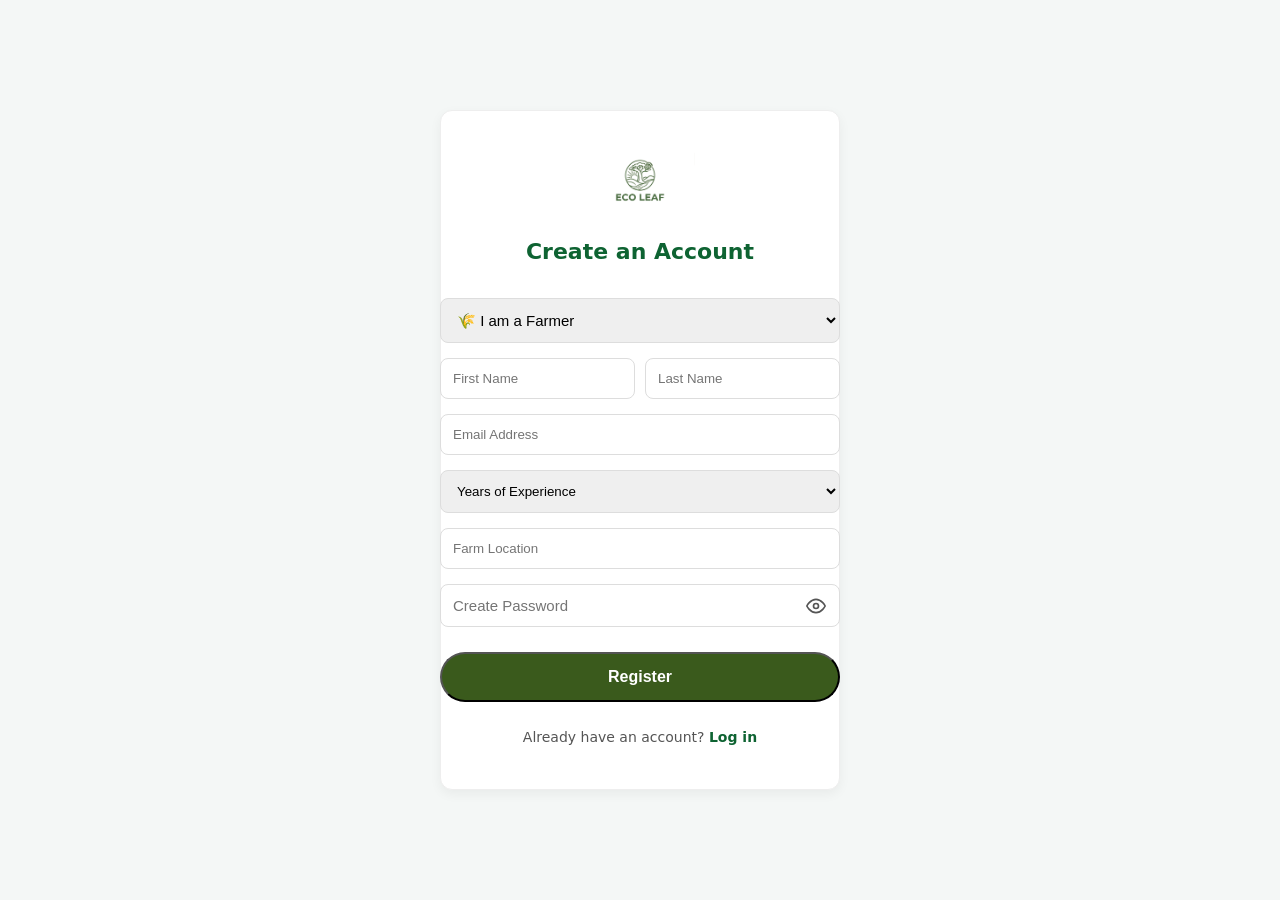
<file: frontend/html/register.html>
<!DOCTYPE html>
<html lang="en">
<head>
    <meta charset="UTF-8">
    <meta name="viewport" content="width=device-width, initial-scale=1.0">
    <title>Eco Leaf - Register</title>
    <!--
        File: register.html

        Purpose:
        Registration page for creating farmer and researcher accounts.

        Responsibilities:
        - Provide account registration form for different user roles
        - Collect user details, organization data, and account credentials
        - Support accessible form inputs and password visibility toggling
        - Validate and submit registration data through auth.js
        - Provide responsive and user-friendly registration layout

        Layer:
        Frontend (HTML)

        Related:
        - auth.js
        - password-toggle.js
        - auth.css
        - style.css

        References:
        AI used to help write the screen-reader-only (.sr-only) CSS class for accessible form labels (lines 31-37)
    -->

    <link rel="stylesheet" href="../css/style.css">
    <style>
      .sr-only {
        position: absolute !important;
        width: 1px; height: 1px;
        padding: 0; margin: -1px;
        overflow: hidden; clip: rect(0, 0, 0, 0);
        white-space: nowrap; border: 0;
      }
    </style>
</head>
<body style="display: flex; justify-content: center; align-items: center; min-height: 100vh; background-color: #f4f7f6;">

    <main class="stat-card" style="width: 400px; padding: 40px; margin: 20px;">
        
        <div style="text-align: center; margin-bottom: 25px;">
            <img src="../images/logo_transparent.png" alt="" style="height: 60px;">
            <h1 style="color: #0e6332; margin-top: 15px; font-size: 22px;">Create an Account</h1>
        </div>

        <div style="display: flex; flex-direction: column; gap: 15px;">
            
            <label for="role" class="sr-only">Select your role</label>
            <select id="role" aria-label="Select your role" style="padding: 12px; border-radius: 8px; border: 1px solid #ddd; font-size: 15px;">
                <option value="farmer">🌾 I am a Farmer</option>
                <option value="researcher">🔬 I am a Researcher</option>
            </select>

            <div style="display: flex; gap: 10px;">
                <label for="first_name" class="sr-only">First name</label>
                <input id="first_name" placeholder="First Name" aria-label="First name" style="flex: 1; padding: 12px; border-radius: 8px; border: 1px solid #ddd;">

                <label for="last_name" class="sr-only">Last name</label>
                <input id="last_name" placeholder="Last Name" aria-label="Last name" style="flex: 1; padding: 12px; border-radius: 8px; border: 1px solid #ddd;">
            </div>
            
            <label for="email" class="sr-only">Email address</label>
            <input id="email" type="email" placeholder="Email Address" aria-label="Email address" style="padding: 12px; border-radius: 8px; border: 1px solid #ddd;">
            
            <label for="experience" class="sr-only">Years of experience</label>
            <select id="experience" aria-label="Years of experience" style="padding: 12px; border-radius: 8px; border: 1px solid #ddd;">
                <option value="">Years of Experience</option>
                <option value="0-1 years">0-1 years</option>
                <option value="1-3 years">1-3 years</option>
                <option value="3-5 years">3-5 years</option>
                <option value="5+ years">5+ years</option>
            </select>
            
            <label for="location" class="sr-only">Farm location</label>
            <input id="location" placeholder="Farm Location" aria-label="Farm location" style="padding: 12px; border-radius: 8px; border: 1px solid #ddd;">
            
            <label for="org_code" class="sr-only">Organization code</label>
            <input id="org_code" placeholder="Organization Code (e.g. 1234)" aria-label="Organization code" style="padding: 12px; border-radius: 8px; border: 1px solid #ddd;">
            
            <label for="connection_end" class="sr-only">Access expiry date</label>
            <input id="connection_end" type="date" aria-label="Access expiry date" aria-describedby="connection_end_hint" style="padding: 12px; border-radius: 8px; border: 1px solid #ddd; color: #555;">
            <p id="connection_end_hint" style="font-size:12px; color:#555; margin-top:-8px; margin-bottom:0;">Access expiry date — must be a future date</p>

             <div class="password-field">
                <input id="password" class="password-field-input" type="password" placeholder="Create Password" autocomplete="new-password" style="padding: 12px 44px 12px 12px; border-radius: 8px; border: 1px solid #ddd; font-size: 15px;">
                <button type="button" class="password-toggle" aria-pressed="false" aria-label="Show password" aria-controls="password">
                    <span class="password-toggle__show" aria-hidden="true"><svg xmlns="http://www.w3.org/2000/svg" width="20" height="20" viewBox="0 0 24 24" fill="none" stroke="currentColor" stroke-width="2" stroke-linecap="round" stroke-linejoin="round"><path d="M1 12s4-8 11-8 11 8 11 8-4 8-11 8-11-8-11-8z"/><circle cx="12" cy="12" r="3"/></svg></span>
                    <span class="password-toggle__hide" aria-hidden="true"><svg xmlns="http://www.w3.org/2000/svg" width="20" height="20" viewBox="0 0 24 24" fill="none" stroke="currentColor" stroke-width="2" stroke-linecap="round" stroke-linejoin="round"><path d="M17.94 17.94A10.07 10.07 0 0112 20c-7 0-11-8-11-8a18.45 18.45 0 015.06-5.94M9.9 4.24A9.12 9.12 0 0112 4c7 0 11 8 11 8a18.5 18.5 0 01-2.16 3.19m-6.72-1.07a3 3 0 11-4.24-4.24"/><line x1="1" y1="1" x2="23" y2="23"/></svg></span>
                </button>
            </div>
            <button onclick="register()" class="btn-primary" style="padding: 14px; font-size: 16px; margin-top: 10px; width: 100%;">Register</button>
        </div>

        <p style="text-align: center; margin-top: 20px; font-size: 14px; color: #555;">
            Already have an account? <a href="login.html" style="color: #0e6332; font-weight: bold; text-decoration: none;">Log in</a>
        </p>
    </main>
    
    <script src="../js/password-toggle.js"></script>
    <script src="../js/password-toggle.js"></script>
    <script defer src="../js/auth.js"></script>

</body>
</html>
</file>
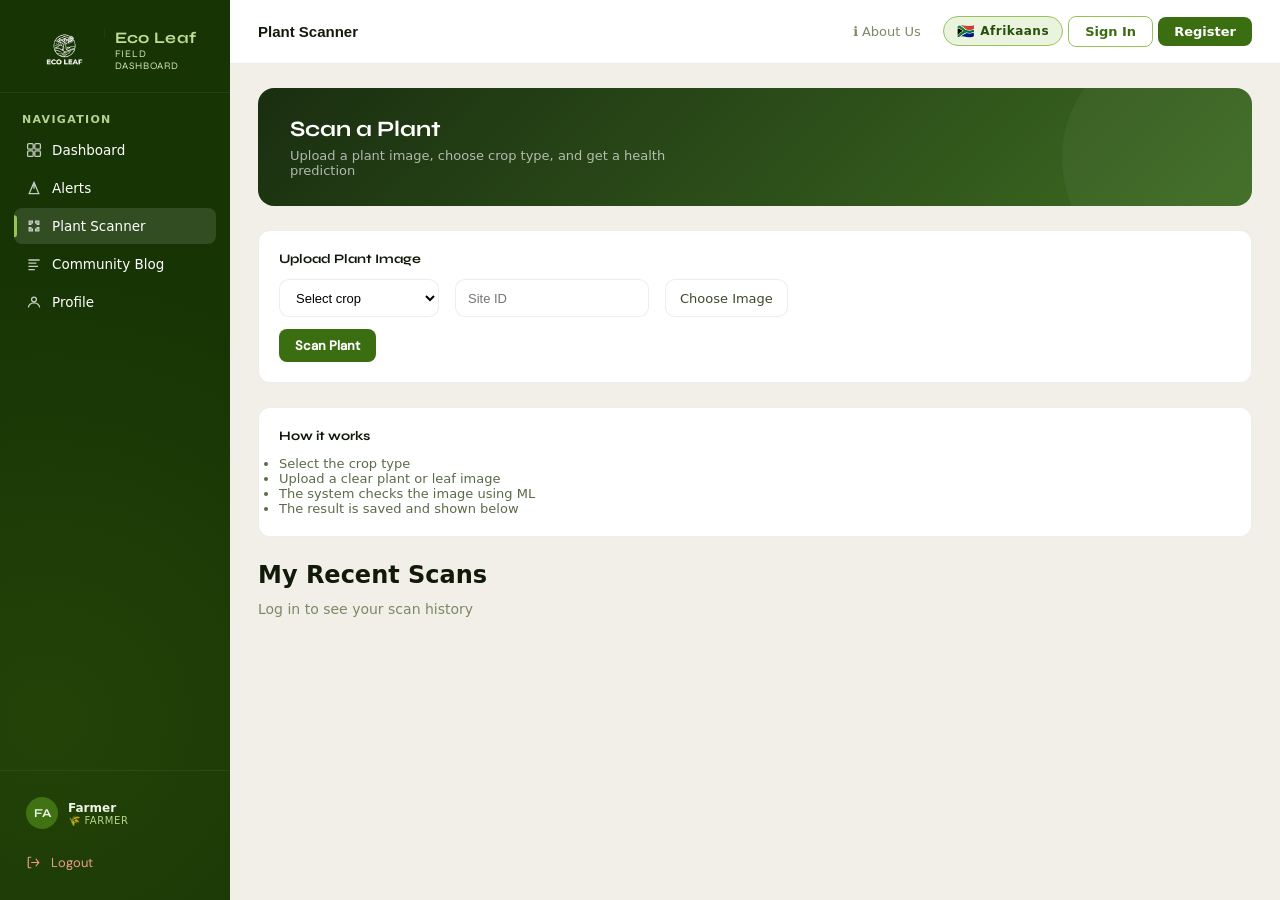
<file: frontend/html/scanner.html>
<!DOCTYPE html>
<html lang="en">
<head>
  <meta charset="UTF-8">
  <meta name="viewport" content="width=device-width, initial-scale=1.0">
  <title>Plant Scanner — Eco Leaf</title>
  <!--
  File: scanner.html

  Purpose:
  Main HTML template for the plant scanner page.
  Allows farmers to upload a plant image and receive an ML-based
  health prediction (disease, pest, or healthy classification).

  Responsibilities:
  - Provide upload form (crop type, site ID, plant image)
  - Display image preview before scanning
  - Show scan result card with prediction, confidence, and reason
  - Render the user's recent scan history with severity badges
  - Apply severity styling (normal / warning / critical) to results
  - Include sidebar navigation and mobile bottom navigation
  - Support i18n (English / Afrikaans) via data-i18n attributes
  - Meet WCAG AA accessibility requirements (aria-labels, alt text,
    proper form labels, sufficient colour contrast)

  Layer:
  Frontend (HTML Template)

  Related:
  - scanner.js (upload, API communication, result handling)
  - scanner.css (page-specific styling)
  - farmer.css (shared farmer dashboard layout)
  - shared.css (shared layout components)
  - alerts.html (uses scan results saved by scanner.js)
-->

  <link rel="stylesheet" href="../css/Farmer.css">
  <link rel="stylesheet" href="../css/shared.css">
  <link rel="stylesheet" href="../css/scanner.css">
  <link rel="stylesheet" href="../fonts/fonts.css">
  <link rel="icon" href="../css/style.css">
</head>

<body class="farmer-page sh-page has-mobile-nav">

<div class="f-layout">

  <!-- ═════════ SIDEBAR ═════════ -->
  <aside class="f-sidebar">

    <div class="f-sidebar-logo">
      <img src="../images/logo_transparent.png" alt="">
      <div class="f-sidebar-brand">
        Eco Leaf
        <small data-i18n="f.brand_sub">Field Dashboard</small>
      </div>
    </div>

    <div class="f-nav-section">
      <div class="f-nav-label" data-i18n="nav.navigation">Navigation</div>

      <a href="index.html" class="f-nav-link">
        <svg viewBox="0 0 20 20" fill="none" stroke="currentColor" stroke-width="1.6">
          <rect x="2" y="2" width="7" height="7" rx="1.5"/>
          <rect x="11" y="2" width="7" height="7" rx="1.5"/>
          <rect x="2" y="11" width="7" height="7" rx="1.5"/>
          <rect x="11" y="11" width="7" height="7" rx="1.5"/>
        </svg>
        <span data-i18n="nav.dashboard">Dashboard</span>
      </a>

      <a href="alerts.html" class="f-nav-link">
        <svg viewBox="0 0 20 20" fill="none" stroke="currentColor" stroke-width="1.6">
          <path d="M10 3v8M10 15h.01M4 17h12l-6-14-6 14z"/>
        </svg>
        <span data-i18n="nav.alerts">Alerts</span>
      </a>

      <a href="scanner.html" class="f-nav-link active">
        <svg viewBox="0 0 20 20" fill="none" stroke="currentColor" stroke-width="1.6">
          <path d="M4 4h4v2H6v2H4V4zm12 0v4h-2V6h-2V4h4zM4 16v-4h2v2h2v2H4zm12-4v4h-4v-2h2v-2h2z"/>
        </svg>
        <span data-i18n="nav.scanner">Plant Scanner</span>
      </a>

      <a href="blog.html" class="f-nav-link">
        <svg viewBox="0 0 20 20" fill="none" stroke="currentColor" stroke-width="1.6">
          <path d="M3 5h14M3 9h10M3 13h12M3 17h8"/>
        </svg>
        <span data-i18n="nav.blog">Community Blog</span>
      </a>

      <a href="profile.html" class="f-nav-link">
        <svg viewBox="0 0 20 20" fill="none" stroke="currentColor" stroke-width="1.6">
          <circle cx="10" cy="7" r="3"/>
          <path d="M3 17c0-3.3 3.1-6 7-6s7 2.7 7 6"/>
        </svg>
        <span data-i18n="nav.profile">Profile</span>
      </a>

    </div>

    <div class="f-sidebar-bottom">
      <div class="f-sidebar-user">
        <div class="f-avatar" id="f-avatar-initials">FA</div>
        <div class="f-user-info">
          <div class="f-user-name" id="f-user-name-display">Farmer</div>
          <div class="f-user-role" data-i18n="auth.farmer">🌾 Farmer</div>
        </div>
      </div>
      <button class="f-logout-btn" id="f-logout-btn">
        <svg viewBox="0 0 20 20" fill="none" stroke="currentColor" stroke-width="1.6">
          <path d="M13 15l4-5-4-5M17 10H7M7 3H4a1 1 0 00-1 1v12a1 1 0 001 1h3"/>
        </svg>
        <span data-i18n="nav.logout">Logout</span>
      </button>
    </div>

  </aside>

  <!-- ═════════ MAIN ═════════ -->
  <div class="f-main">

    <!-- TOPBAR -->
    <header class="sh-topbar">
      <div class="sh-topbar-title" data-i18n="nav.scanner">Plant Scanner</div>
      <div class="sh-topbar-right">
        <a href="about.html" class="sh-about-link" data-i18n="nav.about">ℹ About Us</a>
        <div id="sh-nav-actions"></div>
      </div>
    </header>

    <!-- CONTENT -->
    <main class="f-content">

      <!-- HERO -->
      <div class="f-hero f-mb-24">
        <div class="f-hero-text">
          <h1 data-i18n="scan.hero_h">Scan a Plant</h1>
          <p data-i18n="scan.hero_p">Upload a plant image, choose crop type, and get a health prediction</p>
        </div>
      </div>

      <!-- UPLOAD CARD -->
      <div class="f-card f-mb-24">
        <div class="f-card-title" data-i18n="scan.upload_title">Upload Plant Image</div>

        <form id="scanner-form" class="f-mt-12">

          <div class="f-form-row">

            <select id="crop_type" required aria-label="Select crop type">
              <option value="" data-i18n="scan.select_crop">Select crop</option>
              <option value="maize" data-i18n="f.btn_maize">Maize</option>
              <option value="brassica" data-i18n="f.btn_brassica">Brassica</option>
              <option value="orchard" data-i18n="f.btn_orchard">Orchard</option>
            </select>

            <input type="number" id="site_id" placeholder="Site ID" aria-label="Site ID number" data-i18n-ph="scan.site_id_ph">
            
            <label class="f-file-upload" for="scan_file">
              <span id="file-text" data-i18n="scan.choose_image">Choose Image</span>
              <input type="file" id="scan_file" accept="image/*" aria-label="Upload plant image">
            </label>

          </div>

          <div class="f-mt-12">
            <img id="image-preview" class="f-hidden" alt="Preview of the plant image you selected" style="max-width:220px;border-radius:10px;">
          </div>

          <div class="f-mt-12">
            <button type="submit" class="f-btn f-btn-primary" id="scan-btn" data-i18n="scan.btn">
              Scan Plant
            </button>
            <span id="scanner-error" style="margin-left:10px;color:red;"></span>
          </div>

        </form>
      </div>

      <!-- RESULT CARD -->
      <div class="f-card f-mb-24 f-hidden" id="result-card">
        <div class="f-card-title" data-i18n="scan.result_title">Scan Result</div>

        <div class="f-result-grid f-mt-12">
          <div><strong data-i18n="scan.prediction">Prediction:</strong> <span id="result-prediction">-</span></div>
          <div><strong data-i18n="scan.confidence">Confidence:</strong> <span id="result-confidence">-</span></div>
          <div><strong data-i18n="scan.crop">Crop:</strong> <span id="result-crop">-</span></div>
          <div><strong data-i18n="scan.site">Site:</strong> <span id="result-site">-</span></div>
        </div>

        <div class="f-mt-12">
          <strong data-i18n="scan.reason">Reason</strong>
          <p id="result-reason-text">-</p>
        </div>
      </div>

      <!-- HOW IT WORKS -->
      <div class="f-card f-mb-24">
        <div class="f-card-title" data-i18n="scan.how_title">How it works</div>
        <ul class="f-mt-12" style="color:var(--f-text-3);font-size:13px;">
          <li data-i18n="scan.how_1">Select the crop type</li>
          <li data-i18n="scan.how_2">Upload a clear plant or leaf image</li>
          <li data-i18n="scan.how_3">The system checks the image using ML</li>
          <li data-i18n="scan.how_4">The result is saved and shown below</li>
        </ul>
      </div>

      <!-- RECENT SCANS -->
      <section class="scanner-card recent-scans-section">
        <h2 data-i18n="scan.recent_title">My Recent Scans</h2>
        <div id="my-scans-container" class="my-scans-grid">
          <p id="my-scans-empty" class="empty-scans-text" data-i18n="scan.no_scans">No scans yet</p>
        </div>
      </section>

    </main>
  </div>

</div>

<script src="../js/l18n.js"></script>
<script src="../js/scanner.js"></script>
<script src="../js/shared-nav.js"></script>

<!-- Mobile Bottom Navigation -->
<nav class="sh-mobile-nav">
  <a href="index.html">
    <svg viewBox="0 0 20 20" fill="none" stroke="currentColor" stroke-width="1.6"><rect x="2" y="2" width="7" height="7" rx="1.5"/><rect x="11" y="2" width="7" height="7" rx="1.5"/><rect x="2" y="11" width="7" height="7" rx="1.5"/><rect x="11" y="11" width="7" height="7" rx="1.5"/></svg>
    <span data-i18n="mob.dashboard">Dashboard</span>
  </a>
  <a href="alerts.html">
    <svg viewBox="0 0 20 20" fill="none" stroke="currentColor" stroke-width="1.6"><path d="M10 3v8M10 15h.01M4 17h12l-6-14-6 14z"/></svg>
    <span data-i18n="mob.alerts">Alerts</span>
  </a>
  <a href="scanner.html" class="active">
    <svg viewBox="0 0 20 20" fill="none" stroke="currentColor" stroke-width="1.6"><path d="M4 4h4v2H6v2H4V4zm12 0v4h-2V6h-2V4h4zM4 16v-4h2v2h2v2H4zm12-4v4h-4v-2h2v-2h2z"/></svg>
    <span data-i18n="mob.scanner">Scanner</span>
  </a>
  <a href="blog.html">
    <svg viewBox="0 0 20 20" fill="none" stroke="currentColor" stroke-width="1.6"><path d="M3 5h14M3 9h10M3 13h12M3 17h8"/></svg>
    <span data-i18n="mob.blog">Blog</span>
  </a>
  <a href="profile.html">
    <svg viewBox="0 0 20 20" fill="none" stroke="currentColor" stroke-width="1.6"><circle cx="10" cy="7" r="3"/><path d="M3 17c0-3.3 3.1-6 7-6s7 2.7 7 6"/></svg>
    <span data-i18n="mob.profile">Profile</span>
  </a>
</nav>

<script>
  (function() {
    if (window.innerWidth <= 860) document.body.classList.add('has-mobile-nav');
    window.addEventListener('resize', function() {
      document.body.classList.toggle('has-mobile-nav', window.innerWidth <= 860);
    });
  })();
</script>
</body>
</html>
</file>
<file: Frontend/auth.css>
/* Page background */

body{
    font-family: 'Segoe UI', Tahoma, Geneva, Verdana, sans-serif;
    background: linear-gradient(135deg,#e9f5ec,#f7f9f8);
    margin:0;
    height:100vh;
    display:flex;
    justify-content:center;
    align-items:center;
}


/* Register container */

.container{
    background:white;
    padding:40px;
    border-radius:12px;
    width:420px;
    box-shadow:0 10px 25px rgba(0,0,0,0.08);

    display:flex;
    flex-direction:column;
    gap:12px;
}


/* Title */

h2{
    margin-bottom:15px;
    font-size:28px;
    font-weight:600;
}


/* Inputs */

input,select{
    width:100%;
    padding: 12px;
    border-radius:8px;
    border:1px solid #dcdcdc;
    font-size:14px;
    transition:0.2s;
}


/* Input focus */

input:focus,select:focus{
    outline:none;
    border:1px solid #117a3d;
    box-shadow:0 0 0 2px rgba(58,143,94,0.15);
}


/* Register button */

button{
    margin-top:10px;
    padding:13px;
    border:none;
    border-radius:8px;
    background:#117a3d;
    color:white;
    font-size:16px;
    font-weight:500;
    cursor:pointer;
    transition:0.2s;
    width: 106%;
}



#role {
    width: 106%;
}

#experience {
    width: 106%;
}

/* Button hover */

button:hover{
    background:#117a3d;

}


/* Responsive (for smaller screens) */

@media (max-width:500px){

.container{
    width:90%;
    padding:25px;
}

}
</file>
<file: frontend/css/style.css>
:root {
  --green-dark:   #3A5A1C;   /* navbar, footer */
  --green-mid:    #566E3D;   /* buttons, accents */
  --green-light:  #8AB45A;   /* hover highlights */
  --cream:        #F5F0E8;   /* page background */
  --white:        #FFFFFF;
  --text-dark:    #1A1A0F;   /* main body text – near-black for contrast */
  --text-mid:     #3D3D25;
  --amber:        #D4860A;   /* warning colour */
  --red-alert:    #C0392B;   /* critical */
  --status-ok:    #2E7D32;
  --card-bg:      #FFFFFF;
  --shadow:       0 4px 18px rgba(0,0,0,0.13);
  --radius:       14px;
  --font:         system-ui, -apple-system, 'Segoe UI', Roboto, Arial, sans-serif;
}

/**
 * File: style.css
 *
 * Purpose:
 * Main global stylesheet with design tokens and shared component styles.
 * Provides base styling for all pages including buttons, forms, and layout.
 *
 * Responsibilities:
 * - Define CSS custom properties (design tokens) for global theme colors
 * - Style base HTML elements and common components
 * - Provide shared button styles (btn-primary, btn-outline)
 * - Include form input and modal styling
 * - Handle responsive design for various screen sizes
 *
 * Layer:
 * Frontend (CSS)
 *
 * Related:
 * - All HTML pages
 * - shared.css
 * - Farmer.css
 * - researcher.css
 */
 
/* ── RESET ───────────────────────────────────────────── */
*, *::before, *::after { box-sizing: border-box; margin: 0; padding: 0; }
 
html { scroll-behavior: smooth; }
 
body {
  font-family: var(--font);
  background-color: var(--cream);
  color: var(--text-dark);
  display: flex;
  flex-direction: column;
  min-height: 100vh;
  font-size: 16px;
  line-height: 1.6;
}
 
/* ── SHARED BUTTONS ─────────────────────────────────── */
.btn-primary {
  display: inline-block;
  background-color: var(--green-dark);
  color: var(--white);
  padding: 13px 30px;
  border-radius: 30px;
  text-decoration: none;
  font-weight: 700;
  font-size: 16px;
  transition: background 0.25s, transform 0.15s;
}
.btn-primary:hover {
  background-color: var(--green-mid);
  transform: translateY(-2px);
}
 
.btn-outline {
  display: inline-block;
  background-color: transparent;
  color: var(--green-dark);
  border: 2px solid var(--green-dark);
  padding: 13px 30px;
  border-radius: 30px;
  text-decoration: none;
  font-weight: 700;
  font-size: 16px;
  transition: 0.25s;
}
.btn-outline:hover {
  background-color: var(--green-dark);
  color: var(--white);
}
 
/* ── HERO (index.html) ───────────────────────────────── */
.hero {
  padding: 70px 60px 60px;
  display: flex;
  flex-wrap: wrap;
  gap: 50px;
  align-items: center;
  justify-content: space-between;
  background: linear-gradient(135deg, #EAF4D3 0%, var(--cream) 60%);
  border-bottom: 3px solid #C8D8B0;
}
 
.hero-content {
  flex: 1 1 380px;
  max-width: 560px;
}
 
.hero-badge {
  display: inline-block;
  background-color: var(--green-light);
  color: var(--green-dark);
  font-size: 13px;
  font-weight: 700;
  padding: 5px 14px;
  border-radius: 20px;
  margin-bottom: 18px;
  letter-spacing: 0.4px;
}
 
.hero h1 {
  font-size: clamp(2rem, 4vw, 3.2rem);
  font-weight: 700;
  color: var(--green-dark);
  line-height: 1.15;
  margin-bottom: 18px;
}
 
.hero-sub {
  font-size: 18px;
  color: var(--text-mid);
  margin-bottom: 30px;
  max-width: 460px;
}
 
.hero-actions {
  display: flex;
  gap: 16px;
  flex-wrap: wrap;
}
 
/* Stat cards row */
.hero-stats {
  display: flex;
  flex-wrap: wrap;
  gap: 16px;
  flex: 1 1 320px;
  justify-content: center;
}
 
.stat-card {
  background: var(--card-bg);
  border-radius: var(--radius);
  padding: 22px 26px;
  display: flex;
  flex-direction: column;
  align-items: center;
  gap: 4px;
  box-shadow: var(--shadow);
  min-width: 130px;
  border-top: 4px solid var(--green-mid);
}
 
.stat-icon  { font-size: 28px; }
 
.stat-value {
  font-size: 26px;
  font-weight: 700;
  color: var(--text-dark);
}
 
.stat-label {
  font-size: 13px;
  color: var(--text-mid);
  font-weight: 600;
}
 
.stat-status {
  font-size: 12px;
  font-weight: 700;
  padding: 3px 10px;
  border-radius: 12px;
  margin-top: 4px;
}
.stat-status.normal  { background: #D4EDDA; color: var(--status-ok); }
.stat-status.warning { background: #FFF3CD; color: var(--amber); }
.stat-status.critical{ background: #F8D7DA; color: var(--red-alert); }
 
/* ── FEATURES STRIP (index.html) ────────────────────── */
.features {
  display: flex;
  flex-wrap: wrap;
  gap: 0;
  background: var(--white);
  border-bottom: 3px solid #C8D8B0;
}
 
.feature {
  flex: 1 1 200px;
  padding: 40px 36px;
  border-right: 1px solid #E0EAD0;
  text-align: center;
  transition: background 0.2s;
}
.feature:last-child { border-right: none; }
.feature:hover { background: #F2FAE8; }
 
.feat-icon {
  font-size: 36px;
  display: block;
  margin-bottom: 12px;
}
 
.feature h3 {
  font-size: 18px;
  font-weight: 700;
  color: var(--green-dark);
  margin-bottom: 8px;
}
 
.feature p {
  font-size: 15px;
  color: var(--text-mid);
}
 
/* ── PAGE HEADER (about.html) ───────────────────────── */
.page-header {
  background: linear-gradient(135deg, var(--green-dark) 0%, var(--green-mid) 100%);
  color: var(--white);
  text-align: center;
  padding: 60px 40px 50px;
}
 
.page-header h1 {
  font-size: clamp(2rem, 4vw, 3rem);
  font-weight: 700;
  margin-bottom: 12px;
}
 
.page-header p {
  font-size: 19px;
  opacity: 0.88;
  max-width: 500px;
  margin: 0 auto;
}
 
/* ── ABOUT CARDS (about.html) ───────────────────────── */
.about-main {
  max-width: 820px;
  margin: 0 auto;
  padding: 60px 30px;
  flex: 1;
}
 
.about-card {
  background: var(--white);
  border-radius: var(--radius);
  padding: 36px 40px;
  margin-bottom: 28px;
  display: flex;
  gap: 28px;
  align-items: flex-start;
  box-shadow: var(--shadow);
  border-left: 6px solid var(--green-mid);
  transition: transform 0.2s;
}
.about-card:hover { transform: translateX(4px); }
 
.about-icon {
  font-size: 40px;
  flex-shrink: 0;
  line-height: 1;
  margin-top: 4px;
}
 
.about-text h2 {
  font-size: 22px;
  font-weight: 700;
  color: var(--green-dark);
  margin-bottom: 10px;
}
 
.about-text p {
  font-size: 17px;
  color: var(--text-mid);
  line-height: 1.7;
}
 
.about-cta {
  display: flex;
  gap: 16px;
  flex-wrap: wrap;
  margin-top: 40px;
}
 
/* =========================================
   APP SHELL LAYOUT (Sidebar + Main Content)
   ========================================= */

/* Lock the body so the whole page doesn't scroll, only the content area */
/* Note: We use a specific class here so it doesn't break scrolling on your public pages */
body.dashboard-layout {
    margin: 0;
    overflow: hidden; 
}

/* The main container holding everything */
.app-layout {
    display: flex;
    height: 100vh;
    width: 100vw;
}

/* --- SIDEBAR --- */
.app-sidebar {
    width: 188px;
    background-color: var(--green-dark);
    display: flex;
    flex-direction: column;
    flex-shrink: 0;
    box-shadow: 4px 0 15px rgba(0,0,0,0.1);
    z-index: 20;
}

.sidebar-logo {
    padding: 30px 20px;
    display: flex;
    justify-content: center;
    border-bottom: 1px solid rgba(255,255,255,0.1);
}

/* =========================================
   UNIVERSAL LOGO LOCK
   ========================================= */
.sidebar-logo img {
    height: 90px;
    filter: brightness(0) invert(1); /* Keeps your logo white */
    height: 100px !important; /* Forces it to always be exactly 60px tall */
    width: auto; /* Prevents it from looking stretched or squished */
    max-width: 100%; /* Keeps it from breaking out of the sidebar */
    display: block;
    margin: 0 auto; /* Perfectly centers it in the sidebar */
    object-fit: contain; /* Ensures the whole logo is always visible */
}

.sidebar-nav {
    padding: 20px;
    display: flex;
    flex-direction: column;
    gap: 8px;
}

.sidebar-nav a {
    color: rgba(255,255,255,0.8);
    text-decoration: none;
    padding: 14px 18px;
    border-radius: 10px;
    font-weight: 600;
    font-size: 15px;
    display: flex;
    align-items: center;
    gap: 12px;
    transition: 0.2s;
}

.sidebar-nav a:hover, .sidebar-nav a.active {
    background-color: rgba(255,255,255,0.15);
    color: var(--white);
}

/* Push the bottom items (like Logout/Profile) to the bottom of the sidebar */
.sidebar-bottom {
    margin-top: auto;
    padding: 20px;
}

/* --- MAIN WRAPPER (Right Side) --- */
.app-main {
    flex: 1;
    display: flex;
    flex-direction: column;
    background-color: var(--cream); /* Your existing off-white background */
    overflow: hidden;
}

/* --- TOP BAR --- */
.app-topbar {
    height: 75px;
    background-color: var(--white);
    padding: 0 40px;
    display: flex;
    justify-content: space-between;
    align-items: center;
    box-shadow: 0 2px 10px rgba(0,0,0,0.05);
    z-index: 10;
}

.app-topbar h2 {
    color: var(--green-dark);
    margin: 0;
    font-size: 22px;
}

.topbar-actions {
    display: flex;
    gap: 15px;
    align-items: center;
}

/* --- SCROLLABLE CONTENT AREA --- */
.app-content {
    flex: 1;
    overflow-y: auto; /* This is the ONLY part of the page that scrolls now */
    padding: 40px;
}

/* ── RESPONSIVE ─────────────────────────────────────── */
@media (max-width: 768px) {
  .hero { padding: 50px 24px 40px; }
  .hero h1 { font-size: 2rem; }
  .hero-sub { font-size: 16px; }
 
  .hero-stats { gap: 12px; }
  .stat-card { min-width: 110px; padding: 16px; }
 
  .feature { padding: 30px 20px; }
 
  .about-card { flex-direction: column; gap: 16px; padding: 28px 24px; }
  .about-main { padding: 40px 20px; }
  .page-header { padding: 50px 24px 40px; }
}

/* =========================================
   ULTIMATE RESPONSIVENESS (Phone, iPad, Laptop)
   ========================================= */

/* 1. Ensure the main container NEVER causes horizontal scrolling */
.app-main {
    max-width: 100%;
    overflow-x: hidden;
}

.app-content {
    overflow-x: hidden;
}

/* 2. IPAD & MOBILE VIEW (Screens smaller than 850px) */
@media (max-width: 850px) {
    .app-layout {
        flex-direction: column;
    }

    /* Transform Sidebar into Bottom Navigation */
    .app-sidebar {
        width: 100%;
        height: 70px;
        flex-direction: row;
        position: fixed;
        bottom: 0;
        left: 0;
        box-shadow: 0 -4px 15px rgba(0,0,0,0.1);
        z-index: 999;
        padding: 0;
    }

    /* Hide logo and bottom profile area on small screens */
    .sidebar-logo, .sidebar-bottom {
        display: none;
    }

    /* Spread links evenly across the bottom */
    .sidebar-nav {
        flex-direction: row;
        width: 100%;
        height: 100%;
        padding: 0;
        justify-content: space-around;
        align-items: center;
        gap: 0;
    }

    /* Style the bottom nav buttons to stack icon and text */
    .sidebar-nav a {
        flex-direction: column;
        gap: 4px;
        padding: 8px 4px;
        font-size: 11px;
        border-radius: 8px;
        flex: 1;
        text-align: center;
        justify-content: center;
    }

    /* Adjust Main Area to not be hidden behind the bottom nav */
    .app-main {
        padding-bottom: 70px; 
    }

    /* Shrink Topbar for iPads/Phones */
    .app-topbar {
        padding: 0 20px;
        height: 65px;
    }

    .app-topbar h2 {
        font-size: 18px;
    }

    /* Shrink the Topbar buttons so they fit */
    .topbar-actions .btn-primary, 
    .topbar-actions .btn-outline {
        padding: 8px 16px;
        font-size: 13px;
    }

    /* Shrink Content Padding */
    .app-content {
        padding: 20px;
    }
}

/* 3. EXTRA SMALL PHONES (Screens smaller than 450px) */
@media (max-width: 450px) {
    /* Hide the "Welcome to Eco Leaf" text to make room for buttons */
    .app-topbar h2 {
        display: none; 
    }
    
    /* Center the Register/Sign in buttons */
    .topbar-actions {
        width: 100%;
        justify-content: center;
    }
}

/* =========================================
   DASHBOARD UI COMPONENT STYLES
   ========================================= */

/* The Header Area (Title and Button) */
.dashboard-header {
    display: flex;
    justify-content: space-between;
    align-items: flex-end;
    margin-bottom: 25px;
}

.dashboard-header h2 {
    margin: 0 0 5px 0;
    color: var(--green-dark, #117a3d);
}

.dashboard-header p {
    margin: 0;
    color: #666;
}

/* The Grid System */
.dashboard-grid {
    display: grid;
    grid-template-columns: repeat(3, 1fr);
    gap: 20px;
}

/* Reusable White Cards */
.stat-card, .chart-card, .table-card {
    background: white;
    padding: 20px;
    border-radius: 12px;
    box-shadow: 0 4px 12px rgba(0,0,0,0.05);
    border: 1px solid #eee;
}

/* Make Chart and Table span all columns so they are wide */
.chart-card, .table-card {
    grid-column: span 3;
}

/* Card Titles */
.stat-card h3, .chart-card h3, .table-card h3 {
    margin: 0 0 10px 0;
    font-size: 14px;
    color: #777;
    text-transform: uppercase;
    letter-spacing: 0.5px;
}

/* Big Numbers inside Cards */
.stat-number {
    font-size: 32px;
    font-weight: 700;
    color: #333;
    margin-bottom: 5px;
}

.trend { font-size: 13px; color: #666; }
.trend.positive { color: #117a3d; font-weight: 600; }

/* Alert Styling */
.alert-card { border-left: 4px solid #e74c3c; }
.alert-text { color: #e74c3c; }

/* Chart Area */
.card-header {
    display: flex;
    justify-content: space-between;
    align-items: center;
    margin-bottom: 15px;
}

.chart-placeholder {
    height: 250px;
    background: #f8f9fa;
    border-radius: 8px;
    display: flex;
    align-items: center;
    justify-content: center;
    color: #aaa;
}

/* Data Table Styles (Researcher View) */
.data-table {
    width: 100%;
    border-collapse: collapse;
    margin-top: 10px;
}

.data-table th, .data-table td {
    padding: 12px;
    text-align: left;
    border-bottom: 1px solid #eee;
    font-size: 14px;
}

.data-table th { color: #777; font-weight: 500; }

/* Status Badges */
.badge {
    padding: 4px 8px;
    border-radius: 12px;
    font-size: 12px;
    font-weight: 600;
}
.badge.normal { background: #e9f5ec; color: #117a3d; }
.badge.warning { background: #fdf3e1; color: #d68910; }
.badge.critical { background: #fee2e2; color: #dc2626; }

/* Mobile Adjustments for Dashboard Grid */
@media (max-width: 850px) {
    /* Stack everything into 1 column on phones */
    .dashboard-grid, 
    .dashboard-grid[style*="grid-template-columns"] {
        grid-template-columns: 1fr !important;
    }
    
    .chart-card, .table-card {
        grid-column: span 1;
    }
    
    .dashboard-header {
        flex-direction: column;
        align-items: flex-start;
        gap: 15px;
    }
}



/* PROFILE MODAL */
.edit-input {
  width: 100%;
  margin: 10px 0;
  padding: 10px 12px;
  border-radius: 8px;
  border: 1px solid var(--sh-border);
  font-size: 14px;
  outline: none;
  transition: 0.2s;
}

.edit-input:focus {
  border-color: var(--sh-green-500);
  box-shadow: 0 0 0 2px rgba(58,143,94,0.1);
}

.modal-overlay {
  display: none;
  position: fixed;
  top: 0;
  left: 0;
  width: 100%;
  height: 100%;
  background: rgba(0,0,0,0.5);

  justify-content: center;
  align-items: center;
}

.modal-box {
  background: white;
  padding: 28px;
  border-radius: 16px;
  width: 360px;
  box-shadow: 0 10px 30px rgba(0,0,0,0.15);
}


/* EDIT PROFILE BUTTON */
.edit-profile-btn {
  display: block;
  margin: 25px auto 0;

  padding: 10px 20px; /* smaller size */

  background: var(--sh-green-50); /* same as box */
  color: var(--sh-text-1); /* dark text */

  border: 1px solid var(--sh-green-400); /* subtle border */
  border-radius: 10px;

  font-size: 14px;
  font-weight: 500;

  cursor: pointer;
  transition: all 0.2s ease;
}

/* Hover */
.edit-profile-btn:hover {
  background: var(--sh-green-100);
}

/* Click */
.edit-profile-btn:active {
  transform: scale(0.98);
}

.password-field {
  position: relative;
  width: 100%;
  --password-toggle-y-nudge: 0px;
}

.stat-card .password-toggle {
  z-index: 1;
  color: #555;
}

.password-field .password-field-input {
  width: 100%;
  padding-right: 2.75rem;
  box-sizing: border-box;
}

.password-toggle {
  position: absolute;
  right: 6px;
  top: 50%;
  transform: translateY(calc(-50% + var(--password-toggle-y-nudge)));
  display: inline-flex;
  align-items: center;
  justify-content: center;
  width: 2.25rem;
  height: 2.25rem;
  padding: 0;
  border: none;
  border-radius: 8px;
  background: transparent;
  color: var(--text-mid, #3d3d25);
  cursor: pointer;
  line-height: 0;
}

.password-toggle:hover {
  background: rgba(0, 0, 0, 0.06);
  color: var(--text-dark, #1a1a0f);
}

.password-toggle:focus {
  outline: none;
}

.password-toggle:focus-visible {
  outline: 2px solid var(--green-mid, #566e3d);
  outline-offset: 2px;
}

.password-toggle svg {
  flex-shrink: 0;
}

.password-toggle .password-toggle__hide {
  display: none;
}

.password-toggle[aria-pressed="true"] .password-toggle__show {
  display: none;
}

.password-toggle[aria-pressed="true"] .password-toggle__hide {
  display: inline-flex;
}
</file>
<file: frontend/css/shared.css>
/**
 * File: shared.css
 *
 * Purpose:
 * Shared stylesheet for common layout components used across multiple pages.
 * Provides consistent styling for sidebar, topbar, and shared UI elements.
 *
 * Responsibilities:
 * - Define CSS custom properties (design tokens) for shared theme colors
 * - Style sidebar navigation and logo
 * - Style topbar and topbar-right sections
 * - Provide shared button styles (sh-btn-primary, sh-btn-outline, etc.)
 * - Include responsive design for shared layout components
 *
 * Layer:
 * Frontend (CSS)
 *
 * Related:
 * - All HTML pages using shared layout (index.html, blog.html, about.html, profile.html)
 * - style.css
 * - blog.css
 */

/* ============================================================
   SHARED SHELL — shared.css
   Used by: index.html, blog.html, about.html, profile.html
   ============================================================ */

:root {
  --sh-green-900: #173404;
  --sh-green-800: #27500a;
  --sh-green-700: #3b6d11;
  --sh-green-500: #639922;
  --sh-green-400: #97c459;
  --sh-green-200: #c0dd97;
  --sh-green-100: #eaf3de;
  --sh-green-50:  #f4f9ed;
  --sh-surface:   #f2efe8;
  --sh-card:      #ffffff;
  --sh-border:    rgba(0,0,0,0.07);
  --sh-border-md: rgba(0,0,0,0.12);
  --sh-text-1:    #111a08;
  --sh-text-2:    #3d4a2a;
  --sh-text-3:    #7a8a65;
  --sh-text-4:    #a8b89a;
  --sh-red:       #e24b4a;
  --sh-amber:     #ef9f27;
  --sh-sidebar-w: 230px;
  --sh-topbar-h:  64px;
  --sh-font-display: 'Trebuchet MS', ui-rounded, 'Arial Rounded MT Bold', Arial, sans-serif;
  --sh-font-body:    system-ui, -apple-system, 'Segoe UI', Roboto, Arial, sans-serif;
  --sh-font-mono:    ui-monospace, 'Cascadia Code', 'Menlo', 'Consolas', 'Courier New', monospace;
}

*, *::before, *::after { box-sizing: border-box; margin: 0; padding: 0; }

body.sh-page {
  font-family: var(--sh-font-body);
  background: var(--sh-surface);
  color: var(--sh-text-1);
  min-height: 100vh;
  display: flex;
  overflow-x: clip;
  line-height: normal;
}

/* ── SIDEBAR ── */
.sh-sidebar {
  width: var(--sh-sidebar-w);
  min-height: 100vh;
  background: var(--sh-green-900);
  display: flex;
  flex-direction: column;
  position: fixed;
  top: 0; left: 0;
  z-index: 100;
  overflow: hidden;
}

.sh-sidebar::before {
  content: '';
  position: absolute;
  inset: 0;
  background: radial-gradient(circle at 20% 80%, rgba(99,153,34,0.12) 0%, transparent 60%);
  pointer-events: none;
}

.sh-sidebar-logo {
  padding: 28px 24px 20px;
  border-bottom: 1px solid rgba(255,255,255,0.07);
  display: flex;
  align-items: center;
  gap: 10px;
}

.sh-sidebar-logo img {
  height: 56px;
  width: auto;
  filter: brightness(0) invert(1);
  object-fit: contain;
}

.sh-brand {
  font-family: var(--sh-font-display);
  font-size: 15px;
  font-weight: 700;
  color: var(--sh-green-200);
  line-height: 1.2;
}

.sh-brand small {
  display: block;
  font-size: 9px;
  font-weight: 400;
  color: rgba(255,255,255,0.3);
  letter-spacing: 0.08em;
  text-transform: uppercase;
  margin-top: 1px;
}

.sh-nav {
  flex: 1;
  padding: 20px 14px 0;
  display: flex;
  flex-direction: column;
  gap: 2px;
}

.sh-nav-label {
  font-size: 9px;
  font-weight: 700;
  letter-spacing: 0.12em;
  text-transform: uppercase;
  color: #ffffff;
  padding: 8px 10px 4px;
}

.sh-nav-link {
  display: flex;
  align-items: center;
  gap: 10px;
  padding: 10px 12px;
  border-radius: 8px;
  color: rgba(255,255,255,0.6);
  text-decoration: none;
  font-size: 13.5px;
  font-weight: 500;
  transition: background 0.15s, color 0.15s;
  position: relative;
}

.sh-nav-link svg { width: 16px; height: 16px; flex-shrink: 0; opacity: 0.75; }
.sh-nav-link:hover { background: rgba(255,255,255,0.07); color: rgba(255,255,255,0.9); }
.sh-nav-link.active {
  background: rgba(255,255,255,0.12);
  color: #fff;
}
.sh-nav-link.active::before {
  content: '';
  position: absolute;
  left: 0; top: 50%;
  transform: translateY(-50%);
  width: 3px; height: 60%;
  background: var(--sh-green-400);
  border-radius: 0 3px 3px 0;
}

.sh-sidebar-bottom {
  padding: 16px 14px 20px;
  border-top: 1px solid rgba(255,255,255,0.06);
}

.sh-user-row {
  display: flex;
  align-items: center;
  gap: 8px;
  padding: 8px 10px;
  border-radius: 8px;
  margin-bottom: 4px;
}

.sh-avatar {
  width: 30px; height: 30px;
  border-radius: 50%;
  background: var(--sh-green-700);
  display: flex;
  align-items: center;
  justify-content: center;
  font-family: var(--sh-font-display);
  font-size: 11px;
  font-weight: 700;
  color: var(--sh-green-200);
  flex-shrink: 0;
}

.sh-user-info { flex: 1; min-width: 0; }
.sh-user-name { font-size: 11.5px; font-weight: 600; color: rgba(255,255,255,0.8); white-space: nowrap; overflow: hidden; text-overflow: ellipsis; }
.sh-user-role { font-size: 9px; color: rgba(255,255,255,0.3); text-transform: uppercase; letter-spacing: 0.06em; }

/* ── MAIN AREA ── */
.sh-main {
  margin-left: var(--sh-sidebar-w);
  flex: 1;
  display: flex;
  flex-direction: column;
  min-height: 100vh;
}

/* ── TOPBAR ── */
.sh-topbar {
  height: var(--sh-topbar-h);
  background: var(--sh-card);
  border-bottom: 1px solid var(--sh-border);
  display: flex;
  align-items: center;
  padding: 0 28px;
  gap: 16px;
  position: sticky;
  top: 0;
  z-index: 50;
}

.sh-topbar-title {
  font-family: var(--sh-font-display);
  font-size: 15px;
  font-weight: 700;
  color: var(--sh-text-1);
  flex: 1;
}

.sh-topbar-right {
  display: flex;
  align-items: center;
  gap: 10px;
}

.sh-about-link {
  font-size: 13px;
  font-weight: 500;
  color: var(--sh-text-3);
  text-decoration: none;
  padding: 6px 12px;
  border-radius: 8px;
  transition: background 0.15s, color 0.15s;
}

.sh-about-link:hover { background: var(--sh-green-50); color: var(--sh-green-700); }
.sh-about-link.active { color: var(--sh-green-700); font-weight: 600; }

.sh-btn {
  display: inline-flex;
  align-items: center;
  gap: 6px;
  padding: 7px 16px;
  border-radius: 8px;
  font-size: 13px;
  font-weight: 600;
  cursor: pointer;
  border: none;
  font-family: var(--sh-font-body);
  text-decoration: none;
  transition: background 0.15s;
  white-space: nowrap;
}

.sh-btn-primary { background: var(--sh-green-700); color: #fff; }
.sh-btn-primary:hover { background: var(--sh-green-800); }
.sh-btn-outline { background: transparent; color: var(--sh-green-700); border: 1.5px solid var(--sh-green-400); }
.sh-btn-outline:hover { background: var(--sh-green-50); }
.sh-btn-ghost { background: transparent; color: var(--sh-text-3); border: 1px solid var(--sh-border-md); }
.sh-btn-ghost:hover { background: var(--sh-surface); }

/* ── CONTENT ── */
.sh-content {
  padding: 28px;
  flex: 1;
}

/* ── PAGE HERO ── */
.sh-hero {
  background: linear-gradient(135deg, var(--sh-green-900) 0%, var(--sh-green-700) 100%);
  border-radius: 14px;
  padding: 36px 40px;
  color: #fff;
  margin-bottom: 24px;
}

.sh-hero h1 {
  font-family: var(--sh-font-display);
  font-size: 28px;
  font-weight: 700;
  margin-bottom: 8px;
}

.sh-hero p {
  font-size: 15px;
  opacity: 0.75;
  max-width: 520px;
  line-height: 1.6;
}

/* ── CARDS ── */
.sh-card {
  background: var(--sh-card);
  border: 1px solid var(--sh-border);
  border-radius: 12px;
  padding: 24px;
}

.sh-card-title {
  font-family: var(--sh-font-display);
  font-size: 15px;
  font-weight: 700;
  color: var(--sh-text-1);
  margin-bottom: 6px;
}

.sh-card-sub {
  font-size: 13px;
  color: var(--sh-text-3);
  line-height: 1.6;
}

/* ── UTILITY ── */
.sh-hidden { display: none !important; }
.sh-grid-2 { display: grid; grid-template-columns: 1fr 1fr; gap: 16px; }
.sh-grid-3 { display: grid; grid-template-columns: repeat(3,1fr); gap: 16px; }
.sh-mb-16  { margin-bottom: 16px; }
.sh-mb-24  { margin-bottom: 24px; }

/* ── MOBILE BOTTOM NAV — hidden by default, shown ≤860px ── */
/*
  ✅ FIX: Changed from display:none → display:flex so it's always in the DOM
  and visible on mobile. The sidebar hides itself at ≤860px, the mobile nav
  takes over. Each page has exactly 5 identical nav items so navigation
  is consistent across all pages.
*/
.sh-mobile-nav {
  display: none;           /* hidden on desktop */
  position: fixed;
  bottom: 0;
  left: 0;
  right: 0;
  height: 64px;
  background: rgba(23, 52, 4, 0.97);
  backdrop-filter: blur(8px);
  -webkit-backdrop-filter: blur(8px);
  z-index: 1000;
  justify-content: space-around;  /* ✅ evenly space 5 items */
  align-items: stretch;
  padding: 0;
  box-shadow: 0 -1px 0 rgba(255,255,255,0.06), 0 -8px 24px rgba(0,0,0,0.18);
}

.sh-mobile-nav a {
  display: flex;
  flex-direction: column;
  align-items: center;
  justify-content: center;
  padding: 8px 4px 10px;
  color: rgba(255,255,255,0.45);
  text-decoration: none;
  font-size: 10px;
  font-family: var(--sh-font-body);
  font-weight: 500;
  letter-spacing: 0.02em;
  gap: 4px;
  flex: 1;
  min-width: 0;
  transition: color 0.15s, background 0.15s;
  border-top: 2px solid transparent;
}

.sh-mobile-nav a:hover {
  color: rgba(255,255,255,0.75);
  background: rgba(255,255,255,0.04);
}

.sh-mobile-nav a.active {
  color: var(--sh-green-400);
  border-top-color: var(--sh-green-400);
  background: rgba(99,153,34,0.08);
}

.sh-mobile-nav a svg {
  width: 20px;
  height: 20px;
  flex-shrink: 0;
}

/* Add bottom padding to content so it clears the nav bar */
body.sh-page.has-mobile-nav .sh-content {
  padding-bottom: 80px;
}
body.sh-page.has-mobile-nav .f-content {
  padding-bottom: 80px;
}

/* ── RESPONSIVE ── */
@media (max-width: 860px) {
  :root { --sh-sidebar-w: 0px; }

  .sh-sidebar { display: none; }
  .sh-grid-2, .sh-grid-3 { grid-template-columns: 1fr; }

  .sh-main {
    width: 100%;
    min-height: 100vh;
    margin-left: 0;
  }

  .sh-topbar {
    flex-direction: column;
    align-items: flex-start;
    height: auto !important;
    min-height: 56px;
    padding: 12px 16px !important;
    gap: 8px;
  }

  .sh-topbar-right {
    flex-wrap: wrap;
    gap: 8px;
  }

  .sh-content {
    padding: 16px;
  }

  .sh-hero {
    padding: 20px 16px;
  }

  .sh-hero h1 {
    font-size: 24px;
  }

  .sh-card {
    padding: 16px;
  }

  .sh-grid-2, .sh-grid-3 {
    gap: 12px;
  }

  /* ✅ Show the mobile nav on small screens */
  .sh-mobile-nav {
    display: flex !important;
  }
}

@media (max-width: 500px) {
  .sh-topbar-title { font-size: 18px; }
  .sh-btn { padding: 8px 14px; font-size: 13px; }
  .sh-hero h1 { font-size: 20px; }
  .sh-card-title { font-size: 16px; }

  .sh-mobile-nav a {
    font-size: 9px;
    gap: 3px;
  }

  .sh-mobile-nav a svg {
    width: 18px;
    height: 18px;
  }
}
</file>
<file: frontend/css/blog.css>
/**
 * File: blog.css
 *
 * Purpose:
 * Stylesheet for the community blog page with social features.
 *
 * Responsibilities:
 * - Style blog-specific components (hero, filter pills, post cards)
 * - Provide styles for post creation, comments, and likes
 * - Handle modal and overlay styling for post details
 * - Include responsive design for blog layout
 *
 * Layer:
 * Frontend (CSS)
 *
 * Related:
 * - blog.html
 * - blog.js
 * - shared.css
 * - style.css
 */

/* ============================================================
   BLOG PAGE — blog.css
   Import AFTER style.css and shared.css
   This file handles only blog-specific components.
   Layout shell (sidebar, topbar) comes from shared.css.
   ============================================================ */

/* ── BLOG PAGE CONTENT SPACING ───────────────────────── */
.blog-page-content {
  padding: 28px;
}

/* ── BLOG HERO (extends .sh-hero) ────────────────────── */
.blog-hero {
  text-align: center;
}

.blog-hero h1 {
  font-family: var(--sh-font-display);
  font-size: 30px;
  font-weight: 700;
  margin-bottom: 8px;
}

.blog-hero p {
  font-size: 15px;
  opacity: 0.8;
  margin-bottom: 0;
}

/* ── FILTER PILLS ────────────────────────────────────── */
.filter-pills {
  display: flex;
  gap: 10px;
  flex-wrap: wrap;
  margin-top: 20px;
  justify-content: center;
}

.pill {
  background: rgba(255,255,255,0.15);
  color: white;
  border: 1.5px solid rgba(255,255,255,0.4);
  padding: 7px 20px;
  border-radius: 30px;
  font-family: var(--sh-font-body);
  font-size: 13.5px;
  font-weight: 600;
  cursor: pointer;
  transition: 0.2s;
}
.pill:hover,
.pill.active {
  background: white;
  color: var(--sh-green-800);
  border-color: white;
}

/* ── TWO-COLUMN BLOG LAYOUT ──────────────────────────── */
.blog-layout {
  display: flex;
  gap: 28px;
  align-items: flex-start;
}

.feed-col {
  flex: 1 1 0;
  min-width: 0;
}

.sidebar-col {
  width: 280px;
  flex-shrink: 0;
  display: flex;
  flex-direction: column;
  gap: 18px;
  position: sticky;
  top: calc(var(--sh-topbar-h) + 28px);
}

/* ── CREATE POST BOX ─────────────────────────────────── */
.create-post-box {
  background: var(--sh-card);
  border-radius: 12px;
  padding: 24px 26px;
  margin-bottom: 20px;
  border: 1px solid var(--sh-border);
  border-top: 3px solid var(--sh-green-500);
  animation: fadeSlideIn 0.35s ease;
}

.create-post-box h3 {
  font-family: var(--sh-font-display);
  font-size: 15px;
  font-weight: 700;
  color: var(--sh-text-1);
  margin-bottom: 14px;
}

.create-post-box input,
.create-post-box textarea {
  width: 100%;
  padding: 10px 13px;
  border: 1.5px solid var(--sh-border-md);
  border-radius: 8px;
  font-family: var(--sh-font-body);
  font-size: 14px;
  color: var(--sh-text-1);
  background: var(--sh-surface);
  margin-bottom: 10px;
  transition: border-color 0.2s;
  resize: vertical;
}
.create-post-box input:focus,
.create-post-box textarea:focus {
  outline: none;
  border-color: var(--sh-green-500);
  box-shadow: 0 0 0 3px rgba(99,153,34,0.12);
}

.create-post-actions {
  display: flex;
  justify-content: space-between;
  align-items: center;
  gap: 10px;
  margin-top: 4px;
}

/* ── LOADING / EMPTY ─────────────────────────────────── */
.feed-loading {
  display: flex;
  flex-direction: column;
  align-items: center;
  gap: 14px;
  padding: 60px 0;
  color: var(--sh-text-3);
}

.feed-empty {
  text-align: center;
  padding: 60px 20px;
  color: var(--sh-text-3);
}
.feed-empty span { font-size: 48px; display: block; margin-bottom: 12px; }
.feed-empty p { font-size: 16px; }

.spinner {
  width: 34px; height: 34px;
  border: 3px solid var(--sh-green-200);
  border-top-color: var(--sh-green-500);
  border-radius: 50%;
  animation: spin 0.8s linear infinite;
}
.spinner.small { width: 22px; height: 22px; }

@keyframes spin { to { transform: rotate(360deg); } }

/* ── POST CARD ───────────────────────────────────────── */
.post-card {
  background: var(--sh-card);
  border-radius: 12px;
  padding: 22px 24px;
  margin-bottom: 16px;
  border: 1px solid var(--sh-border);
  border-left: 50px solid transparent;
  transition: transform 0.2s, box-shadow 0.2s;
  animation: fadeSlideIn 0.4s ease both;
}
.post-card:hover {
  transform: translateY(-2px);
  box-shadow: 0 6px 24px rgba(0,0,0,0.09);
}

.post-card.farmer-post     { border-left-color: var(--sh-green-500); }
.post-card.researcher-post { border-left-color: #2E86C1; }

.post-card-header {
  display: flex;
  justify-content: space-between;
  align-items: flex-start;
  gap: 12px;
  margin-bottom: 8px;
}

.post-title-link {
  font-family: var(--sh-font-display);
  font-size: 17px;
  font-weight: 700;
  color: var(--sh-text-1);
  flex: 1;
  cursor: pointer;
  transition: color 0.2s;
}
.post-title-link:hover { color: var(--sh-green-700); }

.role-badge {
  display: inline-block;
  font-size: 11.5px;
  font-weight: 700;
  padding: 3px 11px;
  border-radius: 20px;
  white-space: nowrap;
  flex-shrink: 0;
}
.badge-farmer     { background: var(--sh-green-100); color: var(--sh-green-700); }
.badge-researcher { background: #dbeafe; color: #1d4ed8; }

.post-meta {
  font-size: 12.5px;
  color: var(--sh-text-3);
  margin-bottom: 10px;
}
.post-meta .author-link {
  color: var(--sh-green-700);
  font-weight: 600;
  cursor: pointer;
  text-decoration: none;
}
.post-meta .author-link:hover { text-decoration: underline; }

.post-preview {
  font-size: 14px;
  color: var(--sh-text-2);
  line-height: 1.65;
  margin-bottom: 16px;
  display: -webkit-box;
  -webkit-line-clamp: 3;
  -webkit-box-orient: vertical;
  overflow: hidden;
}

.post-card-footer {
  display: flex;
  gap: 8px;
  align-items: center;
  flex-wrap: wrap;
}

.action-btn {
  background: none;
  border: 1.5px solid var(--sh-border-md);
  border-radius: 20px;
  padding: 5px 14px;
  font-family: var(--sh-font-body);
  font-size: 13px;
  font-weight: 600;
  cursor: pointer;
  display: flex;
  align-items: center;
  gap: 5px;
  color: var(--sh-text-3);
  transition: 0.2s;
}
.action-btn:hover       { background: var(--sh-green-50); border-color: var(--sh-green-400); color: var(--sh-green-700); }
.action-btn.liked       { background: var(--sh-green-100); border-color: var(--sh-green-500); color: var(--sh-green-700); }
.action-btn:disabled    { opacity: 0.4; cursor: not-allowed; }

.read-more-btn {
  margin-left: auto;
  background: none;
  border: none;
  color: var(--sh-green-700);
  font-family: var(--sh-font-body);
  font-size: 13px;
  font-weight: 700;
  cursor: pointer;
  padding: 5px 0;
  text-decoration: underline;
  transition: color 0.2s;
}
.read-more-btn:hover { color: var(--sh-green-500); }

/* ── RIGHT SIDEBAR CARDS ─────────────────────────────── */
.sidebar-card {
  background: var(--sh-card);
  border-radius: 12px;
  padding: 22px;
  border: 1px solid var(--sh-border);
}

.sidebar-card h3 {
  font-family: var(--sh-font-display);
  font-size: 15px;
  font-weight: 700;
  color: var(--sh-text-1);
  margin-bottom: 14px;
}

.sidebar-card select,
.sidebar-card input {
  width: 100%;
  padding: 9px 12px;
  border: 1.5px solid var(--sh-border-md);
  border-radius: 8px;
  font-family: var(--sh-font-body);
  font-size: 13.5px;
  color: var(--sh-text-1);
  background: var(--sh-surface);
  margin-bottom: 10px;
  transition: border-color 0.2s;
}

.sidebar-card .password-field {
  margin-bottom: 10px;
}

.sidebar-card .password-field .password-field-input {
  margin-bottom: 0;
  padding-right: 2.75rem;
}

.sidebar-card .password-toggle {
  color: var(--sh-text-2);
}

.sidebar-card .password-toggle:hover {
  background: rgba(0, 0, 0, 0.05);
  color: var(--sh-text-1);
}
.sidebar-card select:focus,
.sidebar-card input:focus {
  outline: none;
  border-color: var(--sh-green-500);
  box-shadow: 0 0 0 3px rgba(99,153,34,0.12);
}

.full-w { width: 100%; text-align: center; justify-content: center; margin-bottom: 8px; }

.sidebar-small {
  font-size: 12.5px;
  color: var(--sh-text-3);
  margin-top: 8px;
}
.sidebar-small a { color: var(--sh-green-700); font-weight: 600; }

.user-badge {
  background: var(--sh-green-50);
  border: 1px solid var(--sh-green-200);
  border-radius: 8px;
  padding: 12px;
  margin-bottom: 12px;
  font-size: 14px;
  font-weight: 600;
  color: var(--sh-green-700);
  text-align: center;
}

.stats-list {
  list-style: none;
  padding: 0;
  display: flex;
  flex-direction: column;
  gap: 10px;
}
.stats-list li {
  font-size: 13.5px;
  color: var(--sh-text-2);
  display: flex;
  align-items: center;
  gap: 8px;
}

.stat-dot {
  width: 10px; height: 10px;
  border-radius: 50%;
  flex-shrink: 0;
}
.farmer-dot     { background: var(--sh-green-500); }
.researcher-dot { background: #2E86C1; }

/* ── FORM ERRORS ─────────────────────────────────────── */
.form-error {
  font-size: 12.5px;
  color: var(--sh-red);
  font-weight: 600;
}

/* ── COMMENT MODAL ───────────────────────────────────── */
.modal-overlay {
  position: fixed;
  inset: 0;
  background: rgba(0,0,0,0.5);
  z-index: 2000;
  display: flex;
  align-items: center;
  justify-content: center;
  padding: 20px;
  animation: fadeIn 0.2s ease;
}

.modal {
  background: var(--sh-card);
  border-radius: 14px;
  width: 100%;
  max-width: 640px;
  max-height: 85vh;
  overflow-y: auto;
  box-shadow: 0 20px 60px rgba(0,0,0,0.25);
  animation: scaleIn 0.25s ease;
}

.modal-header {
  display: flex;
  justify-content: space-between;
  align-items: flex-start;
  padding: 24px 26px 16px;
  border-bottom: 1px solid var(--sh-border);
  position: sticky;
  top: 0;
  background: var(--sh-card);
  z-index: 1;
}

.modal-header h2 {
  font-family: var(--sh-font-display);
  font-size: 19px;
  font-weight: 700;
  color: var(--sh-text-1);
  flex: 1;
  padding-right: 16px;
}

.modal-close {
  background: var(--sh-surface);
  border: none;
  border-radius: 50%;
  width: 32px; height: 32px;
  font-size: 14px;
  cursor: pointer;
  transition: background 0.2s;
  flex-shrink: 0;
  display: flex; align-items: center; justify-content: center;
  color: var(--sh-text-2);
}
.modal-close:hover { background: var(--sh-border); }

.modal-body { padding: 20px 26px 26px; }

.modal-post-content {
  font-size: 15px;
  color: var(--sh-text-2);
  line-height: 1.7;
  margin-bottom: 10px;
}

.modal-meta {
  font-size: 12.5px;
  color: var(--sh-text-3);
  margin-bottom: 16px;
}

.modal-divider {
  border: none;
  border-top: 1px solid var(--sh-border);
  margin: 16px 0;
}

.modal-body h4 {
  font-family: var(--sh-font-display);
  font-size: 15px;
  font-weight: 700;
  color: var(--sh-text-1);
  margin-bottom: 12px;
}

.comment-item {
  background: var(--sh-surface);
  border-radius: 8px;
  padding: 11px 14px;
  margin-bottom: 8px;
  border-left: 3px solid var(--sh-green-200);
}
.comment-item.researcher-comment { border-left-color: #2E86C1; }

.comment-author {
  font-size: 12.5px;
  font-weight: 700;
  color: var(--sh-green-700);
  margin-bottom: 4px;
}
.comment-author.researcher { color: #1d4ed8; }

.comment-content {
  font-size: 14px;
  color: var(--sh-text-2);
  line-height: 1.5;
}

#modal-add-comment { margin-top: 16px; }

#modal-comment-input {
  width: 100%;
  padding: 10px 13px;
  border: 1.5px solid var(--sh-border-md);
  border-radius: 8px;
  font-family: var(--sh-font-body);
  font-size: 14px;
  color: var(--sh-text-1);
  background: var(--sh-surface);
  resize: vertical;
  margin-bottom: 10px;
  transition: border-color 0.2s;
}
#modal-comment-input:focus {
  outline: none;
  border-color: var(--sh-green-500);
  box-shadow: 0 0 0 3px rgba(99,153,34,0.12);
}

.modal-comment-actions {
  display: flex;
  justify-content: space-between;
  align-items: center;
  gap: 10px;
}

/* ── ANIMATIONS ── */
@keyframes fadeSlideIn {
  from { opacity: 0; transform: translateY(12px); }
  to   { opacity: 1; transform: translateY(0); }
}
@keyframes fadeIn {
  from { opacity: 0; }
  to   { opacity: 1; }
}
@keyframes scaleIn {
  from { opacity: 0; transform: scale(0.95); }
  to   { opacity: 1; transform: scale(1); }
}

/* ── UTILITY ── */
.hidden { display: none !important; }

/* ── RESPONSIVE ── */
@media (max-width: 860px) {
  .blog-layout {
    flex-direction: column;
  }
  .sidebar-col {
    width: 100%;
    position: static;
    flex-direction: row;
    flex-wrap: wrap;
  }
  .sidebar-card { flex: 1 1 240px; }
}

@media (max-width: 500px) {
  .post-card { padding: 18px 16px; }
  .post-title-link { font-size: 15px; }
  .modal-header, .modal-body { padding-left: 16px; padding-right: 16px; }
  .blog-page-content { padding: 16px; }
}
</file>
<file: frontend/css/researcher.css>
/**
 * File: researcher.css
 *
 * Purpose:
 * Stylesheet for the researcher dashboard page with advanced data analysis features.
 *
 * Responsibilities:
 * - Define CSS custom properties (design tokens) for researcher theme colors
 * - Style sidebar, topbar, and tab navigation components
 * - Provide styles for charts, tables, and data visualization elements
 * - Include responsive design for different screen sizes
 *
 * Layer:
 * Frontend (CSS)
 *
 * Related:
 * - researcher.html
 * - researcher.js
 * - style.css
 */

/* ============================================================
   RESEARCHER DASHBOARD — researcher.css
   Import after style.css
   ============================================================ */

@import url('../fonts/fonts.css');

/* ── DESIGN TOKENS ─────────────────────────────────────── */
:root {
  --r-green-950: #0a1a05;
  --r-green-900: #173404;
  --r-green-800: #27500a;
  --r-green-700: #3b6d11;
  --r-green-600: #4a7c1a;
  --r-green-500: #639922;
  --r-green-400: #97c459;
  --r-green-200: #c0dd97;
  --r-green-100: #eaf3de;
  --r-green-50:  #f4f9ed;

  --r-amber-500: #ef9f27;
  --r-amber-700: #854f0b;
  --r-red-500:   #e24b4a;
  --r-red-100:   #fcebeb;
  --r-blue-500:  #378add;
  --r-blue-100:  #e6f1fb;
  --r-teal-500:  #1d9e75;
  --r-teal-100:  #e1f5ee;

  --r-surface:   #f2efe8;
  --r-card:      #ffffff;
  --r-border:    rgba(0,0,0,0.07);
  --r-border-md: rgba(0,0,0,0.12);

  --r-text-1:    #111a08;
  --r-text-2:    #3d4a2a;
  --r-text-3:    #536041;  /* darkened from #7a8a65 — now passes WCAG AA on white */
  --r-text-4:    #6b7d58;  /* darkened from #a8b89a — now passes WCAG AA on white */

  --r-sidebar-w: 230px;
  --r-topbar-h:  64px;
  --r-radius-sm: 8px;
  --r-radius-md: 12px;
  --r-radius-lg: 16px;

  --r-shadow-sm: 0 1px 4px rgba(0,0,0,0.06);
  --r-shadow-md: 0 4px 16px rgba(0,0,0,0.08);

  --r-font-display: 'Syne', sans-serif;
  --r-font-body:    'DM Sans', sans-serif;
  --r-font-mono:    'DM Mono', monospace;
}

/* ── RESET FOR DASHBOARD ───────────────────────────────── */
.r-layout *, .r-layout *::before, .r-layout *::after {
  box-sizing: border-box;
}

/* ── LAYOUT SHELL ──────────────────────────────────────── */
body.researcher-page {
  font-family: var(--r-font-body);
  background: var(--r-surface);
  color: var(--r-text-1);
  margin: 0;
  overflow: hidden;
  height: 100vh;
}

.r-layout {
  display: flex;
  height: 100vh;
  width: 100vw;
  overflow: hidden;
}

/* ── SIDEBAR ───────────────────────────────────────────── */
.r-sidebar {
  width: var(--r-sidebar-w);
  background: var(--r-green-900);
  display: flex;
  flex-direction: column;
  flex-shrink: 0;
  position: relative;
  z-index: 50;
  overflow: hidden;
}

/* Subtle texture overlay */
.r-sidebar::before {
  content: '';
  position: absolute;
  inset: 0;
  background-image: radial-gradient(circle at 20% 80%, rgba(99,153,34,0.15) 0%, transparent 60%);
  pointer-events: none;
}

.r-sidebar-logo {
  padding: 28px 24px 20px;
  border-bottom: 1px solid rgba(255,255,255,0.07);
  display: flex;
  align-items: center;
  gap: 10px;
}

.r-sidebar-logo img {
  height: 44px;
  width: auto;
  filter: brightness(0) invert(1);
  object-fit: contain;
}

.r-sidebar-brand {
  font-family: var(--r-font-display);
  font-size: 16px;
  font-weight: 700;
  color: var(--r-green-200);
  letter-spacing: 0.02em;
  line-height: 1.2;
}

.r-sidebar-brand small {
  display: block;
  font-size: 10px;
  font-weight: 400;
  color: rgba(255,255,255,0.60); /* was 0.35 — too low contrast on #173404 */
}

.r-nav-section {
  padding: 20px 14px 0;
}

.r-nav-label {
  font-family: var(--r-font-body);
  font-size: 12px;
  font-weight: 600;
  letter-spacing: 0.12em;
  text-transform: uppercase;
  color: rgba(255,255,255,0.55);
  padding: 0 8px;
  margin-bottom: 6px;
}

.r-nav-link {
  display: flex;
  align-items: center;
  gap: 10px;
  padding: 10px 12px;
  border-radius: var(--r-radius-sm);
  color: rgba(255,255,255,0.75);
  text-decoration: none !important;
  font-family: var(--r-font-body);
  font-size: 13.5px;
  font-weight: 500;
  letter-spacing: 0;
  line-height: 1.4;
  transition: background 0.15s, color 0.15s;
  position: relative;
}

.r-nav-link svg { flex-shrink: 0; opacity: 0.75; }
.r-nav-link:hover { background: rgba(255,255,255,0.07); color: rgba(255,255,255,0.9); }
.r-nav-link.active {
  background: rgba(255,255,255,0.12);
  color: #fff;
}
.r-nav-link.active::before {
  content: '';
  position: absolute;
  left: 0; top: 50%;
  transform: translateY(-50%);
  width: 3px; height: 60%;
  background: var(--r-green-400);
  border-radius: 0 3px 3px 0;
}

.r-nav-link svg { width: 16px; height: 16px; }

.r-sidebar-bottom {
  margin-top: auto;
  padding: 16px 14px 20px;
  border-top: 1px solid rgba(255,255,255,0.06);
}

.r-sidebar-user {
  display: flex;
  align-items: center;
  gap: 10px;
  padding: 10px 12px;
  border-radius: var(--r-radius-sm);
  margin-bottom: 6px;
}

.r-avatar {
  width: 32px; height: 32px;
  border-radius: 50%;
  background: var(--r-green-700);
  display: flex;
  align-items: center;
  justify-content: center;
  font-family: var(--r-font-display);
  font-size: 13px;
  font-weight: 700;
  color: var(--r-green-50);
  flex-shrink: 0;
}

.r-user-info { flex: 1; min-width: 0; }
.r-user-name { font-family: var(--r-font-body); font-size: 12px; font-weight: 600; color: rgba(255,255,255,0.85); white-space: nowrap; overflow: hidden; text-overflow: ellipsis; }
.r-user-role { font-family: var(--r-font-body); font-size: 13px; color: rgba(255,255,255,0.60); text-transform: uppercase; letter-spacing: 0.06em; }

.r-logout-btn {
  display: flex;
  align-items: center;
  gap: 10px;
  padding: 9px 12px;
  border-radius: var(--r-radius-sm);
  color: rgba(255,130,130,0.95);
  text-decoration: none;
  font-family: var(--r-font-body);
  font-size: 13.5px;
  font-weight: 500;
  cursor: pointer;
  border: none;
  background: none;
  width: 100%;
  transition: background 0.15s, color 0.15s;
}
.r-logout-btn:hover { background: rgba(255,80,80,0.08); color: rgba(255,120,120,1); }
.r-logout-btn svg { width: 15px; height: 15px; }

/* ── MAIN AREA ─────────────────────────────────────────── */
.r-main {
  flex: 1;
  display: flex;
  flex-direction: column;
  overflow: hidden;
  min-width: 0;
}

/* ── TOPBAR ────────────────────────────────────────────── */
.r-topbar {
  height: var(--r-topbar-h);
  background: var(--r-card);
  border-bottom: 1px solid var(--r-border);
  display: flex;
  align-items: center;
  padding: 0 28px;
  gap: 16px;
  flex-shrink: 0;
}

.r-topbar-left { flex: 1; }

.r-topbar-title {
  font-family: var(--r-font-display);
  font-size: 15px;
  font-weight: 700;
  color: var(--r-text-1);
}

.r-topbar-sub {
  font-size: 11px;
  color: var(--r-text-3);
  margin-top: 1px;
}

.r-topbar-right {
  display: flex;
  align-items: center;
  gap: 10px;
}

.r-about-link {
  font-size: 13px;
  font-weight: 500;
  color: var(--r-text-3);
  text-decoration: none;
  padding: 6px 12px;
  border-radius: 8px;
  transition: background 0.15s, color 0.15s;
}
.r-about-link:hover { background: var(--r-green-50); color: var(--r-green-700); }

.r-status-pill {
  display: flex;
  align-items: center;
  gap: 6px;
  padding: 5px 12px;
  background: var(--r-green-100);
  color: var(--r-green-700);
  border-radius: 20px;
  font-size: 12px;
  font-weight: 600;
}

.r-status-dot {
  width: 6px; height: 6px;
  border-radius: 50%;
  background: var(--r-green-500);
  animation: pulse 2s infinite;
}

@keyframes pulse {
  0%, 100% { opacity: 1; transform: scale(1); }
  50% { opacity: 0.6; transform: scale(0.85); }
}

.r-nasa-pill {
  display: flex;
  align-items: center;
  gap: 6px;
  padding: 5px 12px;
  background: var(--r-blue-100);
  color: var(--r-blue-50);
  border-radius: 20px;
  font-size: 12px;
  font-weight: 600;
}

/* ── TAB NAV ───────────────────────────────────────────── */
.r-tab-bar {
  display: flex;
  align-items: center;
  gap: 0;
  padding: 0 28px;
  background: var(--r-card);
  border-bottom: 1px solid var(--r-border);
  flex-shrink: 0;
  overflow-x: auto;
  scrollbar-width: none;
}

.r-tab-bar::-webkit-scrollbar { display: none; }

.r-tab {
  padding: 12px 18px;
  font-size: 13px;
  font-weight: 500;
  color: var(--r-text-3);
  cursor: pointer;
  border: none;
  background: none;
  border-bottom: 2px solid transparent;
  white-space: nowrap;
  font-family: var(--r-font-body);
  transition: color 0.15s, border-color 0.15s;
  position: relative;
  bottom: -1px;
}

.r-tab:hover { color: var(--r-text-2); }
.r-tab:focus { 
  outline: 2px solid var(--r-green-500); 
  outline-offset: -2px; 
}
.r-tab.active {
  color: var(--r-green-700);
  font-weight: 600;
  border-bottom-color: var(--r-green-500);
}

/* ── CONTENT AREA ──────────────────────────────────────── */
.r-content {
  flex: 1;
  overflow-y: auto;
  overflow-x: hidden;
  padding: 24px 28px;
  scroll-behavior: smooth;
}

/* ── TAB PANELS ────────────────────────────────────────── */
.r-panel { display: none; }
.r-panel.active { display: block; }

/* ── SECTION HEADER ────────────────────────────────────── */
.r-section-head {
  display: flex;
  align-items: flex-start;
  justify-content: space-between;
  margin-bottom: 20px;
  gap: 16px;
}

.r-section-head h2 {
  font-family: var(--r-font-display);
  font-size: 20px;
  font-weight: 700;
  color: var(--r-text-1);
  line-height: 1.2;
}

.r-section-head p {
  font-size: 13px;
  color: var(--r-text-3);
  margin-top: 3px;
}

/* ── BUTTONS ───────────────────────────────────────────── */
.r-btn {
  display: inline-flex;
  align-items: center;
  gap: 7px;
  padding: 8px 16px;
  border-radius: var(--r-radius-sm);
  font-size: 13px;
  font-weight: 600;
  cursor: pointer;
  border: none;
  font-family: var(--r-font-body);
  transition: background 0.15s, transform 0.1s;
  white-space: nowrap;
}

.r-btn:active { transform: scale(0.98); }
.r-btn:focus { 
  outline: 2px solid var(--r-green-500); 
  outline-offset: 2px; 
}
.r-btn svg { width: 14px; height: 14px; }

.r-btn-primary { background: var(--r-green-700); color: #fff; }
.r-btn-primary:hover { background: var(--r-green-800); }

.r-btn-outline {
  background: transparent;
  color: var(--r-green-700);
  border: 1.5px solid var(--r-green-400);
}
.r-btn-outline:hover { background: var(--r-green-50); }

.r-btn-ghost {
  background: transparent;
  color: var(--r-text-3);
  border: 1px solid var(--r-border-md);
}
.r-btn-ghost:hover { background: var(--r-surface); color: var(--r-text-2); }

/* ── STAT CARDS ────────────────────────────────────────── */
.r-stat-grid {
  display: grid;
  grid-template-columns: repeat(4, 1fr);
  gap: 14px;
  margin-bottom: 20px;
}

.r-stat-grid-3 {
  display: grid;
  grid-template-columns: repeat(3, 1fr);
  gap: 14px;
  margin-bottom: 20px;
}

.r-stat {
  background: var(--r-card);
  border: 1px solid var(--r-border);
  border-radius: var(--r-radius-md);
  padding: 16px 18px;
  position: relative;
  overflow: hidden;
  animation: r-fadein 0.4s ease both;
}

.r-stat::after {
  content: '';
  position: absolute;
  top: 0; left: 0; right: 0;
  height: 2px;
  background: var(--accent, var(--r-green-500));
}

.r-stat-label {
  font-size: 12px;
  font-weight: 600;
  letter-spacing: 0.08em;
  text-transform: uppercase;
  color: var(--r-text-3);
  margin-bottom: 8px;
}

.r-stat-value {
  font-family: var(--r-font-mono);
  font-size: 26px;
  font-weight: 500;
  color: var(--r-text-1);
  line-height: 1;
}

.r-stat-sub {
  font-size: 11px;
  color: var(--r-text-5);
  margin-top: 5px;
}

.r-stat-sub.good   { color: var(--r-green-700); } /* was green-600 — green-700 passes AA on white */
.r-stat-sub.warn   { color: #7a3d00; }             /* was amber-700 #854f0b — slightly richer for AA */
.r-stat-sub.danger { color: #b91c1c; }             /* was red-500 #e24b4a — too light, #b91c1c passes AA */

/* ── CHART CARDS ───────────────────────────────────────── */
.r-chart-card {
  background: var(--r-card);
  border: 1px solid var(--r-border);
  border-radius: var(--r-radius-md);
  padding: 20px;
  animation: r-fadein 0.4s ease both;
}

.r-card-head {
  display: flex;
  align-items: flex-start;
  justify-content: space-between;
  margin-bottom: 16px;
  gap: 12px;
}

.r-card-title {
  font-family: var(--r-font-display);
  font-size: 13px;
  font-weight: 700;
  color: var(--r-text-1);
  letter-spacing: 0.01em;
}

.r-card-sub {
  font-size: 11px;
  color: var(--r-text-3);
  margin-top: 2px;
}

.r-chart-row-2 {
  display: grid;
  grid-template-columns: 1fr 1fr;
  gap: 16px;
  margin-bottom: 16px;
}

.r-chart-row-3 {
  display: grid;
  grid-template-columns: 1fr 1fr 1fr;
  gap: 16px;
  margin-bottom: 16px;
}

.r-chart-row-wide {
  display: grid;
  grid-template-columns: 2fr 1fr;
  gap: 16px;
  margin-bottom: 16px;
}

.r-chart-row-1 {
  margin-bottom: 16px;
}

/* ── SELECT / FILTER ───────────────────────────────────── */
.r-select {
  font-size: 12px;
  padding: 5px 8px;
  border: 1px solid var(--r-border-md);
  border-radius: var(--r-radius-sm);
  background: var(--r-surface);
  color: var(--r-text-2);
  cursor: pointer;
  font-family: var(--r-font-body);
}

.r-select:focus {
  outline: none;
  border-color: var(--r-green-500);
  box-shadow: 0 0 0 2px rgba(99, 153, 34, 0.2);
}

/* ── DATA TABLES ───────────────────────────────────────── */
.r-table-card {
  background: var(--r-card);
  border: 1px solid var(--r-border);
  border-radius: var(--r-radius-md);
  overflow: hidden;
  animation: r-fadein 0.4s ease both;
  margin-bottom: 16px;
}

.r-table-head {
  padding: 16px 20px 12px;
  border-bottom: 1px solid var(--r-border);
  display: flex;
  align-items: center;
  justify-content: space-between;
  gap: 12px;
}

.r-table-scroll {
  overflow-x: auto;
  max-height: 360px;
  overflow-y: auto;
}

.r-table {
  width: 100%;
  border-collapse: collapse;
  font-size: 12.5px;
}

.r-table thead th {
  font-size: 11px;
  font-weight: 600;
  letter-spacing: 0.06em;
  text-transform: uppercase;
  color: var(--r-text-3);
  padding: 8px 14px;
  text-align: left;
  background: var(--r-surface);
  border-bottom: 1px solid var(--r-border);
  position: sticky;
  top: 0;
  white-space: nowrap;
}

.r-table tbody tr {
  border-bottom: 1px solid var(--r-border);
  transition: background 0.1s;
}

.r-table tbody tr:last-child { border-bottom: none; }
.r-table tbody tr:hover { background: var(--r-surface); }

.r-table td {
  padding: 8px 14px;
  color: var(--r-text-1);
  white-space: nowrap;
}

.r-table td.mono {
  font-family: var(--r-font-mono);
  font-size: 12px;
  color: var(--r-text-2);
}

/* ── BADGES ────────────────────────────────────────────── */
.r-badge {
  display: inline-block;
  padding: 2px 8px;
  border-radius: 4px;
  font-size: 10px;
  font-weight: 700;
  letter-spacing: 0.04em;
  text-transform: uppercase;
}

.r-badge-normal   { background: var(--r-green-100); color: var(--r-green-700); font-size: 12px; }
.r-badge-warning  { background: #faeeda; color: var(--r-amber-700); font-size: 12px; }
.r-badge-critical { background: var(--r-red-100); color: #b91c1c; font-size: 12px; }
.r-badge-info     { background: var(--r-blue-100); color: #1d5fa8; } /* was --r-blue-500 which is marginal on blue-100 */
.r-badge-teal     { background: var(--r-teal-100); color: #0f6b4f; } /* was --r-teal-500 which is marginal on teal-100 */
/* ── HEATMAP GRID ──────────────────────────────────────── */
.r-heatmap-wrap {
  overflow-x: auto;
}

.r-heatmap {
  display: grid;
  gap: 3px;
  min-width: 600px;
}

.r-heatmap-cell {
  border-radius: 3px;
  display: flex;
  align-items: center;
  justify-content: center;
  font-family: var(--r-font-mono);
  font-size: 10px;
  font-weight: 500;
  cursor: default;
  transition: transform 0.1s;
  aspect-ratio: 1;
}

.r-heatmap-cell:hover { transform: scale(1.1); z-index: 2; }

.r-heatmap-label {
  font-size: 11px;
  color: var(--r-text-3);
  font-weight: 600;
  display: flex;
  align-items: center;
  justify-content: center;
}

/* ── CORRELATION MATRIX ────────────────────────────────── */
.r-corr-wrap { overflow-x: auto; }
.r-corr-table { border-collapse: separate; border-spacing: 3px; min-width: 400px; }
.r-corr-cell {
  width: 80px; height: 56px;
  border-radius: 6px;
  text-align: center;
  vertical-align: middle;
  font-family: var(--r-font-mono);
  font-size: 13px;
  font-weight: 500;
  cursor: default;
  transition: transform 0.1s;
}
.r-corr-cell:hover { transform: scale(1.05); }
.r-corr-header {
  font-size: 10px;
  font-weight: 700;
  color: var(--r-text-2); /* was text-3 — too faint for small uppercase labels */
  white-space: nowrap;
  max-width: 80px;
  overflow: hidden;
  text-overflow: ellipsis;
}

/* ── ALERT LIST ────────────────────────────────────────── */
.r-alert-list { padding: 4px 0; }

.r-alert-item {
  padding: 11px 20px;
  border-bottom: 1px solid var(--r-border);
  display: flex;
  gap: 12px;
  align-items: flex-start;
  transition: background 0.1s;
}

.r-alert-item:hover { background: var(--r-surface); }
.r-alert-item:last-child { border-bottom: none; }

.r-alert-dot-wrap {
  padding-top: 3px;
  flex-shrink: 0;
}

.r-dot {
  width: 8px; height: 8px;
  border-radius: 50%;
  display: block;
}

.r-dot-critical { background: var(--r-red-500); }
.r-dot-warning  { background: var(--r-amber-500); }
.r-dot-normal   { background: var(--r-green-500); }

.r-alert-body { flex: 1; min-width: 0; }
.r-alert-top  { display: flex; justify-content: space-between; align-items: center; }
.r-alert-site { font-size: 12px; font-weight: 700; color: var(--r-text-1); }
.r-alert-time { font-size: 11px; font-family: var(--r-font-mono); color: var(--r-text-4); }
.r-alert-desc { font-size: 11.5px; color: var(--r-text-3); margin-top: 1px; }

/* ── NASA PANEL ────────────────────────────────────────── */
.r-nasa-card {
  background: linear-gradient(135deg, #0a1628 0%, #0f2644 100%);
  border: 1px solid rgba(55,138,221,0.2);
  border-radius: var(--r-radius-md);
  padding: 20px;
  color: #fff;
  position: relative;
  overflow: hidden;
  animation: r-fadein 0.4s ease both;
}

.r-nasa-card::before {
  content: '';
  position: absolute;
  top: -40px; right: -40px;
  width: 160px; height: 160px;
  border-radius: 50%;
  background: radial-gradient(circle, rgba(55,138,221,0.15) 0%, transparent 70%);
  pointer-events: none;
}

.r-nasa-title {
  font-family: var(--r-font-display);
  font-size: 13px;
  font-weight: 700;
  color: #93c5fd;
  margin-bottom: 4px;
  display: flex;
  align-items: center;
  gap: 8px;
}

.r-nasa-sub { font-size: 12px; color: rgba(255,255,255,0.70); margin-bottom: 16px; } /* was 0.45 */

.r-nasa-grid {
  display: grid;
  grid-template-columns: repeat(3, 1fr);
  gap: 10px;
  margin-bottom: 16px;
}

.r-nasa-metric {
  background: rgba(255,255,255,0.06);
  border: 1px solid rgba(255,255,255,0.08);
  border-radius: var(--r-radius-sm);
  padding: 12px;
}

.r-nasa-metric-label {
  font-size: 12px;
  color: rgba(255,255,255,0.70); /* was 0.45 — too low contrast on dark blue */
}

.r-nasa-metric-value {
  font-family: var(--r-font-mono);
  font-size: 20px;
  font-weight: 500;
  color: #93c5fd;
  line-height: 1;
}

.r-nasa-metric-unit {
  font-size: 11px;
  color: rgba(255,255,255,0.60); /* was 0.35 — too low contrast */
}

.r-nasa-row-2 {
  display: grid;
  grid-template-columns: 1fr 1fr;
  gap: 16px;
  margin-bottom: 16px;
}

.r-nasa-insight {
  background: rgba(255,255,255,0.04);
  border: 1px solid rgba(55,138,221,0.15);
  border-left: 3px solid #378add;
  border-radius: var(--r-radius-sm);
  padding: 12px 14px;
  font-size: 12px;
  color: rgba(255,255,255,0.85); /* was 0.65 — too low contrast on dark blue */
}

.r-nasa-insight strong { color: #93c5fd; }

/* ── LOADING STATES ────────────────────────────────────── */
.r-loading {
  display: flex;
  align-items: center;
  gap: 10px;
  padding: 24px 16px;
  color: var(--r-text-3);
  font-size: 13px;
}

.r-spinner {
  width: 16px; height: 16px;
  border: 2px solid var(--r-border-md);
  border-top-color: var(--r-green-500);
  border-radius: 50%;
  animation: r-spin 0.7s linear infinite;
  flex-shrink: 0;
}

@keyframes r-spin { to { transform: rotate(360deg); } }

/* ── LWD METRIC ────────────────────────────────────────── */
.r-lwd-bar-wrap {
  display: flex;
  flex-direction: column;
  gap: 8px;
}

.r-lwd-row {
  display: flex;
  align-items: center;
  gap: 10px;
}

.r-lwd-site {
  width: 80px;
  font-size: 11px;
  font-weight: 600;
  color: var(--r-text-2);
  text-transform: capitalize;
  flex-shrink: 0;
}

.r-lwd-bar-bg {
  flex: 1;
  height: 10px;
  background: var(--r-surface);
  border-radius: 5px;
  overflow: hidden;
}

.r-lwd-bar-fill {
  height: 100%;
  border-radius: 5px;
  background: linear-gradient(90deg, var(--r-teal-500), var(--r-blue-500));
  transition: width 0.8s ease;
}

.r-lwd-val {
  font-family: var(--r-font-mono);
  font-size: 11px;
  color: var(--r-text-3);
  width: 40px;
  text-align: right;
  flex-shrink: 0;
}

/* ── RISK RANK TABLE ───────────────────────────────────── */
.r-risk-bar {
  display: inline-block;
  height: 6px;
  border-radius: 3px;
  background: var(--r-green-500);
  vertical-align: middle;
  margin-right: 6px;
  transition: width 0.6s ease;
}

/* ── ANIMATIONS ────────────────────────────────────────── */
@keyframes r-fadein {
  from { opacity: 0; transform: translateY(8px); }
  to   { opacity: 1; transform: translateY(0); }
}

.r-stat:nth-child(1) { animation-delay: 0.05s; }
.r-stat:nth-child(2) { animation-delay: 0.10s; }
.r-stat:nth-child(3) { animation-delay: 0.15s; }
.r-stat:nth-child(4) { animation-delay: 0.20s; }

/* ── UTILITY ───────────────────────────────────────────── */
.r-hidden { display: none !important; }
.r-flex   { display: flex; }
.r-gap-10 { gap: 10px; }
.r-gap-8  { gap: 8px; }
.r-ml-auto { margin-left: auto; }
.r-mb-16  { margin-bottom: 16px; }
.r-mt-12  { margin-top: 12px; }

.r-legend {
  display: flex;
  flex-wrap: wrap;
  gap: 12px;
  margin-bottom: 10px;
}

.r-legend-item {
  display: flex;
  align-items: center;
  gap: 5px;
  font-size: 11px;
  color: var(--r-text-3);
}

.r-legend-dot {
  width: 8px; height: 8px;
  border-radius: 2px;
  flex-shrink: 0;
}

/* ── RESPONSIVE ────────────────────────────────────────── */
@media (max-width: 1100px) {
  .r-stat-grid { grid-template-columns: repeat(2, 1fr); }
  .r-chart-row-3 { grid-template-columns: 1fr 1fr; }
  .r-chart-row-wide { grid-template-columns: 1fr; }
  .r-nasa-grid { grid-template-columns: repeat(2, 1fr); }
  .r-nasa-row-2 { grid-template-columns: 1fr; }
}

@media (max-width: 860px) {
  :root { --r-sidebar-w: 0px; }
  .r-sidebar { display: none; }
  .r-chart-row-2 { grid-template-columns: 1fr; }
  .r-stat-grid { grid-template-columns: repeat(2, 1fr); }
  .r-stat-grid-3 { grid-template-columns: repeat(2, 1fr); }
  
  /* Mobile optimizations */
  .r-main { padding: 12px; }
  .r-topbar { 
    flex-direction: column; 
    align-items: flex-start;
    gap: 10px;
    padding: 12px !important;
    height: auto !important;
    min-height: 60px;
  }
  .r-topbar-right {
    flex-wrap: wrap;
    gap: 8px;
  }
  .r-tab-bar {
    overflow-x: auto;
    padding: 8px 12px;
  }
  .r-tab {
    padding: 8px 12px;
    font-size: 12px;
    white-space: nowrap;
  }
  .r-content {
    padding: 12px;
  }
  .r-stat-grid {
    grid-template-columns: 1fr 1fr;
    gap: 12px;
  }
  .r-stat { padding: 12px; }
  .r-chart-row-3, .r-chart-row-wide, .r-nasa-grid {
    grid-template-columns: 1fr;
  }
}

@media (max-width: 500px) {
  .r-stat-grid { grid-template-columns: 1fr; }
  .r-stat-grid-3 { grid-template-columns: 1fr; }
  .r-topbar-title { font-size: 16px !important; }
  .r-topbar-sub { font-size: 11px; }
  .r-btn { padding: 6px 10px; font-size: 12px; }
}
</file>
<file: frontend/css/auth.css>
/**
 * File: auth.css
 *
 * Purpose:
 * Stylesheet for the authentication pages including login and registration.
 *
 * Responsibilities:
 * - Style authentication layout and card container
 * - Provide styles for forms, inputs, labels, and buttons
 * - Handle password field and validation message styling
 * - Support responsive and accessible authentication UI
 * - Define utility classes used across auth pages
 *
 * Layer:
 * Frontend (CSS)
 *
 * Related:
 * - login.html
 * - register.html
 * - auth.js
 * - style.css
 */

body {
    display: flex;
    justify-content: center;
    align-items: center;
    min-height: 100vh;
    background-color: var(--cream);
}

.auth-container {
    width: 100%;
    max-width: 420px;
    padding: 20px;
}

.auth-card {
    background: var(--white);
    padding: 40px 36px;
    border-radius: var(--radius);
    box-shadow: var(--shadow);
    text-align: center;
}

.auth-logo {
    margin-bottom: 20px;
}

.auth-logo img {
    height: 80px;
}

.auth-card h2 {
    font-size: 26px;
    color: var(--green-dark);
    margin-bottom: 8px;
}

.auth-subtext {
    color: var(--text-mid);
    margin-bottom: 30px;
}

.auth-form {
    text-align: left;
}

.auth-form label {
    display: block;
    font-size: 14px;
    font-weight: 600;
    color: var(--text-mid);
    margin-bottom: 6px;
}

.auth-form input,
.auth-form select {
    width: 100%;
    padding: 12px;
    border: 1px solid #DDE2D5;
    border-radius: 8px;
    font-size: 15px;
    margin-bottom: 16px;
    font-family: var(--font);
}

.auth-form input:focus,
.auth-form select:focus {
    outline: none;
    border-color: var(--green-mid);
    box-shadow: 0 0 0 2px rgba(86, 110, 61, 0.2);
}

/* For full-width buttons */
.btn-primary.full-w {
    width: 100%;
    margin-top: 10px;
    padding: 14px;
}

.auth-switch {
    text-align: center;
    margin-top: 20px;
    font-size: 14px;
    color: var(--text-mid);
}

.auth-switch a {
    color: var(--green-dark);
    font-weight: 600;
    text-decoration: none;
}

.auth-switch a:hover {
    text-decoration: underline;
}

/* Error message styling */
.form-error {
    display: block;
    color: var(--red-alert);
    font-size: 14px;
    margin-bottom: 12px;
    min-height: 1em; /* Prevents layout shift */
    text-align: center;
}

/* Utility class for hiding elements */
.hidden {
    display: none;
}

.auth-form .password-field {
    margin-bottom: 16px;
}

.auth-form .password-field .password-field-input {
    margin-bottom: 0;
    padding-right: 2.75rem;
}
</file>
<file: frontend/css/profile.css>
/**
 * File: profile.css
 *
 * Purpose:
 * Stylesheet for the user profile page and profile management features.
 *
 * Responsibilities:
 * - Style profile cards, user information, and role badges
 * - Provide styles for editable profile fields and actions
 * - Handle modal overlay, form inputs, and feedback messages
 * - Support password field interactions and profile update UI
 * - Include responsive design for profile and modal layouts
 *
 * Layer:
 * Frontend (CSS)
 *
 * Related:
 * - profile.html
 * - profile.js
 * - style.css
 * - shared.css
 */

/* ── CARD ── */
.prof-card {
  background: var(--sh-card);
  border: 1px solid var(--sh-border);
  border-radius: 16px;
  padding: 32px;
  max-width: 580px;
}

/* ── HEADER (avatar + name) ── */
.prof-header {
  display: flex;
  align-items: center;
  gap: 20px;
  margin-bottom: 28px;
  padding-bottom: 24px;
  border-bottom: 1px solid var(--sh-border);
}

.prof-avatar {
  width: 68px;
  height: 68px;
  border-radius: 50%;
  background: var(--sh-green-100);
  display: flex;
  align-items: center;
  justify-content: center;
  font-family: var(--sh-font-display);
  font-size: 22px;
  font-weight: 700;
  color: var(--sh-green-700);
  flex-shrink: 0;
}

.prof-name {
  font-family: var(--sh-font-display);
  font-size: 20px;
  font-weight: 700;
  color: var(--sh-text-1);
  margin-bottom: 6px;
}

.prof-role-badge {
  display: inline-block;
  font-size: 12px;
  font-weight: 600;
  text-transform: capitalize;
  background: var(--sh-green-100);
  color: var(--sh-green-700);
  padding: 3px 10px;
  border-radius: 999px;
  border: 0.5px solid var(--sh-green-400);
}

/* ── FIELDS ── */
.prof-fields {
  display: flex;
  flex-direction: column;
  margin-bottom: 28px;
}

.prof-field {
  display: flex;
  justify-content: space-between;
  align-items: center;
  padding: 14px 0;
  border-bottom: 1px solid var(--sh-border);
}

.prof-field-label {
  font-size: 13px;
  color: var(--sh-text-3);
}

.prof-field-value {
  font-size: 13px;
  font-weight: 600;
  color: var(--sh-text-1);
  display: flex;
  align-items: center;
  gap: 8px;
}

.prof-readonly-tag {
  font-size: 10px;
  font-weight: 500;
  text-transform: uppercase;
  letter-spacing: 0.06em;
  color: var(--sh-text-4);
  background: var(--sh-surface);
  border: 0.5px solid var(--sh-border-md);
  padding: 2px 7px;
  border-radius: 4px;
}

/* ── EDIT BUTTON ── */
.prof-edit-btn {
  display: block;
  width: 100%;
  padding: 11px;
  border-radius: 10px;
  border: 1.5px solid var(--sh-green-400);
  background: transparent;
  color: var(--sh-green-700);
  font-size: 14px;
  font-weight: 600;
  font-family: var(--sh-font-body);
  cursor: pointer;
  transition: background 0.15s;
  margin-top: 4px;
}

.prof-edit-btn:hover {
  background: var(--sh-green-100);
}

.prof-card-actions {
  display: flex;
  flex-direction: column;
  gap: 10px;
}

.prof-change-pass-btn {
  display: block;
  width: 100%;
  padding: 11px;
  border-radius: 10px;
  border: 1.5px solid var(--sh-border-md);
  background: var(--sh-surface);
  color: var(--sh-text-1);
  font-size: 14px;
  font-weight: 600;
  font-family: var(--sh-font-body);
  cursor: pointer;
  transition: background 0.15s, border-color 0.15s;
}

.prof-change-pass-btn:hover {
  background: var(--sh-green-50);
  border-color: var(--sh-green-400);
}

.prof-input-group .password-field {
  width: 100%;
}

.prof-input-group .password-field .password-field-input.prof-input {
  padding-right: 2.75rem;
  box-sizing: border-box;
}

.prof-modal-box .password-toggle {
  color: var(--sh-text-2);
}

.prof-modal-box .password-toggle:hover {
  background: rgba(0, 0, 0, 0.06);
  color: var(--sh-text-1);
}

/* ── MODAL OVERLAY ── */
.prof-modal-overlay {
  display: none;
  position: fixed;
  inset: 0;
  background: rgba(0,0,0,0.35);
  z-index: 200;
  align-items: center;
  justify-content: center;
  padding: 20px;
}

/* ── MODAL BOX ── */
.prof-modal-box {
  background: var(--sh-card);
  border-radius: 16px;
  padding: 28px;
  width: 100%;
  max-width: 440px;
  box-shadow: 0 20px 60px rgba(0,0,0,0.15);
}

.prof-modal-header {
  display: flex;
  align-items: center;
  justify-content: space-between;
  margin-bottom: 24px;
}

.prof-modal-header h3 {
  font-family: var(--sh-font-display);
  font-size: 17px;
  font-weight: 700;
  color: var(--sh-text-1);
}

.prof-modal-close {
  background: none;
  border: none;
  font-size: 16px;
  color: var(--sh-text-3);
  cursor: pointer;
  padding: 4px 8px;
  border-radius: 6px;
  transition: background 0.15s;
}

.prof-modal-close:hover {
  background: var(--sh-surface);
  color: var(--sh-text-1);
}

/* ── MODAL BODY ── */
.prof-modal-body {
  display: flex;
  flex-direction: column;
  gap: 16px;
  margin-bottom: 24px;
}

.prof-input-group {
  display: flex;
  flex-direction: column;
  gap: 6px;
}

.prof-input-group label {
  font-size: 12px;
  font-weight: 600;
  color: var(--sh-text-3);
  text-transform: uppercase;
  letter-spacing: 0.06em;
}

.prof-input {
  width: 100%;
  padding: 10px 14px;
  border: 1px solid var(--sh-border-md);
  border-radius: 8px;
  font-size: 14px;
  font-family: var(--sh-font-body);
  color: var(--sh-text-1);
  background: var(--sh-surface);
  transition: border-color 0.15s;
  outline: none;
}

.prof-input:focus {
  border-color: var(--sh-green-400);
  background: #fff;
}

/* ── MODAL FOOTER ── */
.prof-modal-footer {
  display: flex;
  gap: 10px;
}

.prof-save-btn {
  flex: 1;
  padding: 11px;
  border-radius: 8px;
  border: none;
  background: var(--sh-green-700);
  color: #fff;
  font-size: 14px;
  font-weight: 600;
  font-family: var(--sh-font-body);
  cursor: pointer;
  transition: background 0.15s;
}

.prof-save-btn:hover    { background: var(--sh-green-800); }
.prof-save-btn:disabled { opacity: 0.6; cursor: not-allowed; }

.prof-cancel-btn {
  padding: 11px 20px;
  border-radius: 8px;
  border: 1px solid var(--sh-border-md);
  background: transparent;
  color: var(--sh-text-3);
  font-size: 14px;
  font-weight: 500;
  font-family: var(--sh-font-body);
  cursor: pointer;
  transition: background 0.15s;
}

.prof-cancel-btn:hover { background: var(--sh-surface); }

/* ── FEEDBACK ── */
.prof-feedback {
  font-size: 13px;
  margin-top: 12px;
  min-height: 18px;
  text-align: center;
}

.prof-feedback--success { color: var(--sh-green-700); }
.prof-feedback--error   { color: var(--sh-red); }

/* ── RESPONSIVE ── */
@media (max-width: 600px) {
  .prof-card { padding: 20px; }
  .prof-modal-box { padding: 20px; }
  .prof-modal-footer { flex-direction: column; }
  .prof-cancel-btn { text-align: center; }
}
</file>
<file: frontend/css/Farmer.css>
/**
 * File: Farmer.css
 *
 * Purpose:
 * Stylesheet for the farmer dashboard page with site-specific monitoring features.
 *
 * Responsibilities:
 * - Define CSS custom properties (design tokens) for farmer theme colors
 * - Style sidebar, topbar, and main content layout
 * - Provide styles for site selection buttons and sensor cards
 * - Include responsive design for farmer dashboard
 * - Mirror researcher.css layout for visual consistency
 *
 * Layer:
 * Frontend (CSS)
 *
 * Related:
 * - index.html
 * - farmer_dashboard.js
 * - style.css
 * - researcher.css
 */

/* ============================================================
   FARMER DASHBOARD — farmer.css
   Shell (sidebar, topbar, layout) intentionally mirrors
   researcher.css so both dashboards feel unified.
   ONLY the card/widget internals use the farmer palette.
   ============================================================ */

@import url('../fonts/fonts.css');

:root {
  /* Shell tokens — same as researcher */
  --f-green-900: #173404;
  --f-green-800: #27500a;
  --f-green-700: #3b6d11;
  --f-green-500: #639922;
  --f-green-400: #97c459;
  --f-green-200: #c0dd97;
  --f-green-100: #eaf3de;
  --f-green-50:  #f4f9ed;

  /* Farmer card palette — earthy warm green, distinct from researcher */
  --fd-900: #1a2e10;
  --fd-800: #2d4f1a;
  --fd-700: #3d6b22;
  --fd-600: #4f8730;
  --fd-500: #63a33e;
  --fd-400: #89c064;
  --fd-300: #b3d996;
  --fd-200: #d4ecbb;
  --fd-100: #eaf5d8;
  --fd-50:  #f4faea;

  --fd-amber:    #c97c1a;
  --fd-amber-bg: #fdf3e3;
  --fd-red:      #c94040;
  --fd-red-bg:   #fdf0f0;
  --fd-blue:     #2d7dd6;
  --fd-blue-bg:  #e8f2fc;

  --f-surface:   #f0f3ee;
  --f-card:      #ffffff;
  --f-border:    rgba(0,0,0,0.07);
  --f-border-md: rgba(0,0,0,0.12);
  --f-text-1:    #111a08;
  --f-text-2:    #3d4a2a;
  --f-text-3:    #5a6b48;
  --f-text-4:    #a8b89a;

  --f-sidebar-w: 230px;
  --f-topbar-h:  64px;
  --f-radius-sm: 8px;
  --f-radius-md: 12px;
  --f-radius-lg: 16px;
  --f-shadow-sm: 0 1px 4px rgba(0,0,0,0.06);
  --f-shadow-md: 0 4px 16px rgba(0,0,0,0.08);

  --f-font-display: 'Syne', sans-serif;
  --f-font-body:    'DM Sans', sans-serif;
  --f-font-mono:    'DM Mono', monospace;
}

.f-layout *, .f-layout *::before, .f-layout *::after { box-sizing: border-box; }

body.farmer-page {
  font-family: var(--f-font-body);
  background: var(--f-surface);
  color: var(--f-text-1);
  margin: 0;
  overflow: hidden;
  height: 100vh;
}

.f-layout {
  display: flex;
  height: 100vh;
  width: 100vw;
  overflow: hidden;
}

/* ── SIDEBAR — identical dark green to researcher ── */
.f-sidebar {
  width: var(--f-sidebar-w);
  background: var(--f-green-900);
  display: flex;
  flex-direction: column;
  flex-shrink: 0;
  position: relative;
  z-index: 50;
  overflow: hidden;
}
.f-sidebar::before {
  content: '';
  position: absolute;
  inset: 0;
  background-image: radial-gradient(circle at 20% 80%, rgba(99,153,34,0.15) 0%, transparent 60%);
  pointer-events: none;
}
.f-sidebar-logo {
  padding: 28px 24px 20px;
  border-bottom: 1px solid rgba(255,255,255,0.07);
  display: flex;
  align-items: center;
  gap: 10px;
}
.f-sidebar-logo img {
  height: 44px;
  width: auto;
  filter: brightness(0) invert(1);
  object-fit: contain;
}
.f-sidebar-brand {
  font-family: var(--f-font-display);
  font-size: 16px;
  font-weight: 700;
  color: var(--f-green-200);
  letter-spacing: 0.02em;
  line-height: 1.2;
}
.f-sidebar-brand small {
  display: block;
  font-size: 10px;
  font-weight: 400;
  color: #d4e5b8;
  letter-spacing: 0.08em;
  text-transform: uppercase;
  margin-top: 1px;
}
.f-nav-section { padding: 20px 14px 0; }
.f-nav-label {
  font-size: 11px;
  font-weight: 600;
  letter-spacing: 0.12em;
  text-transform: uppercase;
  color: #b8d195;
  padding: 0 8px;
  margin-bottom: 6px;
}
.f-nav-link {
  display: flex;
  align-items: center;
  gap: 10px;
  padding: 10px 12px;
  border-radius: var(--f-radius-sm);
  color: #ffffff;
  text-decoration: none;
  font-size: 13.5px;
  font-weight: 500;
  margin-bottom: 2px;
  transition: background 0.15s, color 0.15s;
  position: relative;
}
.f-nav-link svg { flex-shrink: 0; opacity: 0.75; width: 16px; height: 16px; }
.f-nav-link:hover { background: rgba(255,255,255,0.07); color: rgba(255,255,255,0.9); }
.f-nav-link.active { background: rgba(255,255,255,0.12); color: #fff; }
.f-nav-link.active::before {
  content: '';
  position: absolute;
  left: 0; top: 50%;
  transform: translateY(-50%);
  width: 3px; height: 60%;
  background: var(--f-green-400);
  border-radius: 0 3px 3px 0;
}
.f-sidebar-bottom {
  margin-top: auto;
  padding: 16px 14px 20px;
  border-top: 1px solid rgba(255,255,255,0.06);
}
.f-sidebar-user {
  display: flex;
  align-items: center;
  gap: 10px;
  padding: 10px 12px;
  border-radius: var(--f-radius-sm);
  margin-bottom: 6px;
}
.f-avatar {
  width: 32px; height: 32px;
  border-radius: 50%;
  background: var(--f-green-700);
  display: flex;
  align-items: center;
  justify-content: center;
  font-family: var(--f-font-display);
  font-size: 12px;
  font-weight: 700;
  color: #ffffff;
  flex-shrink: 0;
}
.f-user-info { flex: 1; min-width: 0; }
.f-user-name { font-size: 12px; font-weight: 600; color: #ffffff; white-space: nowrap; overflow: hidden; text-overflow: ellipsis; }
.f-user-role { font-size: 10px; color: #c0dd97; text-transform: uppercase; letter-spacing: 0.06em; }
.f-logout-btn {
  display: flex;
  align-items: center;
  gap: 10px;
  padding: 9px 12px;
  border-radius: var(--f-radius-sm);
  color: #ff9999;
  font-size: 13px;
  cursor: pointer;
  border: none;
  background: none;
  width: 100%;
  font-family: var(--f-font-body);
  transition: background 0.15s, color 0.15s;
}
.f-logout-btn:hover { background: rgba(255,80,80,0.08); color: rgba(255,120,120,1); }
.f-logout-btn svg { width: 15px; height: 15px; }

/* ── MAIN AREA ── */
.f-main {
  flex: 1;
  display: flex;
  flex-direction: column;
  overflow: hidden;
  min-width: 0;
}

/* ── TOPBAR — same white as researcher ── */
.f-topbar {
  height: var(--f-topbar-h);
  background: var(--f-card);
  border-bottom: 1px solid var(--f-border);
  display: flex;
  align-items: center;
  padding: 0 28px;
  gap: 16px;
  flex-shrink: 0;
}
.f-topbar-left { flex: 1; }
.f-topbar-title {
  font-family: var(--f-font-display);
  font-size: 15px;
  font-weight: 700;
  color: var(--f-text-1);
}
.f-topbar-sub { font-size: 11px; color: var(--f-text-3); margin-top: 1px; }
.f-topbar-right { display: flex; align-items: center; gap: 10px; }

.f-about-link {
  font-size: 13px; font-weight: 500; color: var(--f-text-3);
  text-decoration: none; padding: 6px 12px; border-radius: 8px;
  transition: background 0.15s, color 0.15s;
}
.f-about-link:hover { background: var(--f-green-50); color: var(--f-green-700); }

/* pills in topbar — farmer green accent */
.f-live-pill {
  display: flex; align-items: center; gap: 6px; padding: 5px 12px;
  background: var(--fd-100); color: var(--fd-700);
  border-radius: 20px; font-size: 12px; font-weight: 600;
}
.f-live-dot {
  width: 6px; height: 6px; border-radius: 50%;
  background: var(--fd-500); animation: f-dot-pulse 2s infinite;
}
@keyframes f-dot-pulse {
  0%, 100% { opacity: 1; transform: scale(1); }
  50% { opacity: 0.5; transform: scale(0.8); }
}
.f-nasa-pill {
  display: flex; align-items: center; gap: 6px; padding: 5px 12px;
  background: var(--fd-blue-bg); color: var(--fd-blue);
  border-radius: 20px; font-size: 12px; font-weight: 600;
}
.f-nasa-pill svg { width: 12px; height: 12px; }

/* buttons */
.f-btn {
  display: inline-flex; align-items: center; gap: 7px;
  padding: 8px 16px; border-radius: var(--f-radius-sm);
  font-size: 13px; font-weight: 600; cursor: pointer; border: none;
  font-family: var(--f-font-body); transition: background 0.15s, transform 0.1s;
  white-space: nowrap; text-decoration: none;
}
.f-btn:active { transform: scale(0.98); }
.f-btn svg { width: 14px; height: 14px; }
.f-btn-primary { background: var(--f-green-700); color: #fff; }
.f-btn-primary:hover { background: var(--f-green-800); }
.f-btn-ghost { background: transparent; color: var(--f-text-3); border: 1px solid var(--f-border-md); }
.f-btn-ghost:hover { background: var(--f-surface); }

/* ── CONTENT ── */
.f-content {
  flex: 1;
  overflow-y: auto;
  overflow-x: hidden;
  padding: 24px 28px;
  scroll-behavior: smooth;
}

/* ══════════════════════════════
   SECTION LABEL
══════════════════════════════ */
.f-section-label {
  font-size: 10px; font-weight: 600; letter-spacing: 0.1em;
  text-transform: uppercase; color: var(--f-text-3);
  margin-bottom: 12px; margin-top: 24px;
}
.f-section-label:first-child { margin-top: 0; }

/* ══════════════════════════════
   HERO — farmer green gradient
══════════════════════════════ */
.f-hero {
  background: linear-gradient(135deg, var(--fd-900) 0%, var(--fd-700) 100%);
  border-radius: var(--f-radius-lg);
  padding: 28px 32px; color: #fff;
  margin-bottom: 24px;
  display: flex; align-items: center;
  justify-content: space-between; gap: 20px;
  position: relative; overflow: hidden;
}
.f-hero::before {
  content: ''; position: absolute;
  right: -50px; top: -50px;
  width: 240px; height: 240px; border-radius: 50%;
  background: rgba(255,255,255,0.04); pointer-events: none;
}
.f-hero-text h1 {
  font-family: var(--f-font-display);
  font-size: 22px; font-weight: 700;
  margin-bottom: 6px; line-height: 1.2;
}
.f-hero-text p { font-size: 13px; opacity: 0.65; max-width: 400px; }
.f-hero-right { display: flex; gap: 12px; flex-shrink: 0; }
.f-hero-stat {
  text-align: center;
  background: rgba(255,255,255,0.09);
  border-radius: var(--f-radius-md);
  padding: 12px 16px; min-width: 86px;
}
.f-hero-stat-val {
  font-family: var(--f-font-mono);
  font-size: 20px; font-weight: 500;
  color: var(--fd-300); line-height: 1;
}
.f-hero-stat-label {
  font-size: 11px; opacity: 0.85;
  text-transform: uppercase; letter-spacing: 0.07em; margin-top: 4px;
}

/* ══════════════════════════════
   HEALTH TILES
══════════════════════════════ */
.f-tile-grid {
  display: grid;
  grid-template-columns: repeat(3, minmax(0,1fr));
  gap: 14px;
}
.f-tile {
  background: var(--f-card);
  border: 1.5px solid var(--f-border);
  border-radius: var(--f-radius-lg);
  padding: 18px 20px;
  cursor: pointer;
  transition: border-color 0.15s, box-shadow 0.15s;
  position: relative; overflow: hidden;
  animation: f-fadein 0.35s ease both;
}
.f-tile:hover { box-shadow: var(--f-shadow-md); }
.f-tile.selected { border-color: var(--fd-500); box-shadow: 0 0 0 3px rgba(99,163,62,0.14); }
.f-tile-accent {
  position: absolute; top: 0; left: 0; right: 0;
  height: 3px; border-radius: var(--f-radius-lg) var(--f-radius-lg) 0 0;
}
.f-tile-site {
  font-size: 10px; font-weight: 600; letter-spacing: 0.08em;
  text-transform: uppercase; color: var(--f-text-3);
  margin-bottom: 8px; margin-top: 4px;
}
.f-tile-score-row { display: flex; align-items: baseline; gap: 3px; margin-bottom: 6px; }
.f-tile-score { font-family: var(--f-font-mono); font-size: 34px; font-weight: 500; line-height: 1; }
.f-tile-score-max { font-size: 14px; color: var(--f-text-3); }
.f-score-bar { height: 5px; background: var(--f-surface); border-radius: 3px; margin-bottom: 10px; overflow: hidden; }
.f-score-fill { height: 100%; border-radius: 3px; transition: width 0.7s cubic-bezier(0.4,0,0.2,1); }
.f-tile-grade { font-size: 12px; font-weight: 600; margin-bottom: 5px; }
.f-tile-desc  { font-size: 12px; color: var(--f-text-3); line-height: 1.5; }

.f-good      .f-tile-score, .f-good      .f-tile-grade { color: var(--fd-700); }
.f-good      .f-tile-accent, .f-good      .f-score-fill { background: var(--fd-500); }
.f-attention .f-tile-score, .f-attention .f-tile-grade { color: #8f5a0a; }
.f-attention .f-tile-accent, .f-attention .f-score-fill { background: var(--fd-amber); }
.f-critical  .f-tile-score, .f-critical  .f-tile-grade { color: #9e2e2e; }
.f-critical  .f-tile-accent, .f-critical  .f-score-fill { background: var(--fd-red); }

/* ══════════════════════════════
   CHART + INSIGHT ROW
══════════════════════════════ */
.f-chart-insight-row {
  display: grid;
  grid-template-columns: 1fr 280px;
  gap: 14px; align-items: start;
}
.f-card {
  background: var(--f-card);
  border: 1px solid var(--f-border);
  border-radius: var(--f-radius-md);
  padding: 20px;
  animation: f-fadein 0.4s ease both;
}
.f-card-head {
  display: flex; align-items: flex-start;
  justify-content: space-between;
  margin-bottom: 14px; gap: 12px;
}
.f-card-title { font-family: var(--f-font-display); font-size: 13px; font-weight: 700; color: var(--f-text-1); }
.f-card-sub   { font-size: 11px; color: var(--f-text-3); margin-top: 2px; }

.f-site-btns { display: flex; gap: 5px; flex-wrap: wrap; }
.f-site-btn {
  font-size: 11.5px; padding: 4px 10px; border-radius: 20px;
  border: 1px solid var(--f-border-md); background: transparent;
  color: var(--f-text-3); cursor: pointer; font-family: var(--f-font-body);
  transition: all 0.15s;
}
.f-site-btn:hover  { background: var(--fd-50); color: var(--fd-700); border-color: var(--fd-400); }
.f-site-btn.active { background: var(--fd-700); color: #fff; border-color: var(--fd-700); }

.f-chart-legend { display: flex; gap: 14px; margin-top: 10px; flex-wrap: wrap; }
.f-legend-item  { display: flex; align-items: center; gap: 5px; font-size: 11px; color: var(--f-text-3); }
.f-legend-swatch { width: 22px; height: 3px; border-radius: 2px; }
.f-legend-box    { width: 10px; height: 10px; border-radius: 2px; }

/* insight panel */
.f-insight-card {
  background: var(--fd-50);
  border: 1px solid rgba(99,163,62,0.15);
  border-radius: var(--f-radius-md);
  padding: 18px 20px;
}
.f-insight-header { display: flex; align-items: center; gap: 7px; margin-bottom: 10px; }
.f-insight-dot    { width: 8px; height: 8px; border-radius: 50%; flex-shrink: 0; }
.f-insight-title  { font-size: 12px; font-weight: 600; color: var(--f-text-2); }
.f-insight-text   { font-size: 12.5px; color: var(--f-text-2); line-height: 1.65; margin-bottom: 14px; }
.f-metric-mini-grid { display: grid; grid-template-columns: 1fr 1fr; gap: 7px; }
.f-metric-mini {
  background: var(--f-card); border-radius: var(--f-radius-sm);
  padding: 9px 11px; border: 1px solid var(--f-border);
}
.f-metric-mini-label { font-size: 10px; color: var(--f-text-3); margin-bottom: 3px; }
.f-metric-mini-val   { font-family: var(--f-font-mono); font-size: 15px; font-weight: 500; color: var(--f-text-1); }

/* ══════════════════════════════
   MAP
══════════════════════════════ */
.f-map-area {
  position: relative; background: var(--f-surface);
  border-radius: var(--f-radius-sm); overflow: hidden; height: 250px;
}
.f-map-svg { width: 100%; height: 100%; }
.f-map-tooltip {
  position: absolute; background: var(--f-card);
  border: 1px solid var(--f-border-md); border-radius: var(--f-radius-sm);
  padding: 10px 13px; font-size: 12px; line-height: 1.6;
  pointer-events: none; display: none; z-index: 10;
  min-width: 140px; box-shadow: var(--f-shadow-md); color: var(--f-text-2);
}
.f-map-legend { display: flex; gap: 16px; margin-top: 10px; flex-wrap: wrap; }
.f-map-legend-item { display: flex; align-items: center; gap: 5px; font-size: 11px; color: var(--f-text-3); }
.f-map-dot { width: 8px; height: 8px; border-radius: 50%; }

.f-site-pulse { animation: f-pulse-ring 1.8s ease-in-out infinite; }
@keyframes f-pulse-ring {
  0%, 100% { r: 9;  opacity: 0.85; }
  50%       { r: 13; opacity: 0.2;  }
}

/* ══════════════════════════════
   CALENDAR
══════════════════════════════ */
.f-cal-grid {
  display: grid;
  grid-template-columns: repeat(7, minmax(0,1fr));
  gap: 8px;
}
.f-cal-day {
  background: var(--f-card); border: 1px solid var(--f-border);
  border-radius: var(--f-radius-md); padding: 10px 10px 12px; min-height: 104px;
}
.f-cal-day.today  { border-color: var(--fd-500); background: var(--fd-50); }
.f-cal-day.future { opacity: 0.75; }
.f-cal-dow {
  font-size: 9px; font-weight: 600; letter-spacing: 0.06em;
  text-transform: uppercase; color: var(--f-text-4); margin-bottom: 3px;
}
.f-cal-num {
  font-family: var(--f-font-mono); font-size: 12px;
  font-weight: 500; color: var(--f-text-1); margin-bottom: 7px;
}
.today .f-cal-num { color: var(--fd-600); font-weight: 700; }
.f-cal-event {
  font-size: 12px; padding: 3px 6px; border-radius: 4px;
  margin-bottom: 3px; line-height: 1.4; font-weight: 500;
}
.f-ev-danger  { background: var(--fd-red-bg);   color: #9e2e2e; }
.f-ev-warning { background: var(--fd-amber-bg); color: #8f5a0a; }
.f-ev-success { background: var(--fd-100);      color: var(--fd-700); }
.f-ev-info    { background: var(--fd-blue-bg);  color: var(--fd-blue); }
.f-ev-nasa    { background: var(--fd-blue-bg);  color: var(--fd-blue); border-left: 2px solid var(--fd-blue); padding-left: 5px; }

/* ══════════════════════════════
   LOADING
══════════════════════════════ */
.f-loading {
  display: flex; align-items: center; gap: 10px;
  padding: 24px 16px; color: var(--f-text-3); font-size: 13px;
}
.f-spinner {
  width: 16px; height: 16px;
  border: 2px solid var(--f-border-md);
  border-top-color: var(--fd-500);
  border-radius: 50%; animation: f-spin 0.7s linear infinite; flex-shrink: 0;
}
@keyframes f-spin { to { transform: rotate(360deg); } }

/* ══════════════════════════════
   ANIMATIONS + UTILITY
══════════════════════════════ */
@keyframes f-fadein {
  from { opacity: 0; transform: translateY(8px); }
  to   { opacity: 1; transform: translateY(0); }
}
.f-tile:nth-child(1) { animation-delay: 0.05s; }
.f-tile:nth-child(2) { animation-delay: 0.10s; }
.f-tile:nth-child(3) { animation-delay: 0.15s; }

.f-hidden { display: none !important; }
.f-mb-16  { margin-bottom: 16px; }
.f-mb-24  { margin-bottom: 24px; }
.f-mt-12  { margin-top: 12px; }

/* ══════════════════════════════
   RESPONSIVE
══════════════════════════════ */
@media (max-width: 1100px) {
  .f-chart-insight-row { grid-template-columns: 1fr; }
  .f-tile-grid { grid-template-columns: repeat(2, 1fr); }
}
@media (max-width: 860px) {
  :root { --f-sidebar-w: 0px; }
  .f-layout { flex-direction: column; }
  .f-sidebar {
    display: flex;
    width: 100%;
    height: 72px;
    position: fixed;
    bottom: 0;
    left: 0;
    right: 0;
    z-index: 90;
    padding: 0 10px;
    background: rgba(24,52,4,0.98);
    box-shadow: 0 -14px 30px rgba(0,0,0,0.14);
    align-items: center;
    overflow: hidden;
  }
  .f-sidebar::before { display: none; }
  .f-sidebar-logo, .f-sidebar-bottom, .f-nav-label { display: none; }
  .f-nav-section {
    display: flex;
    align-items: center;
    justify-content: space-between;
    width: 100%;
    padding: 0;
    margin: 0;
  }
  .f-nav-link {
    flex: 1;
    justify-content: center;
    padding: 10px 6px;
    font-size: 11px;
    min-width: 0;
    margin-bottom: 0;
  }
  .f-nav-link span {
    display: block;
    font-size: 10px;
    line-height: 1.1;
  }
  .f-nav-link svg { width: 18px; height: 18px; }
  .f-nav-link.active::before { display: none; }
  .f-main { padding-bottom: 86px; }
  .f-tile-grid { grid-template-columns: 1fr; }
  .f-cal-grid  { grid-template-columns: repeat(4, 1fr); }
  .f-content   { padding: 16px; }
  .f-hero      { flex-direction: column; }
  .f-hero-right{ width: 100%; }
  /* ─────────────────────────────
   TOPBAR MOBILE FIX
───────────────────────────── */
.f-topbar {
  height: auto;
  padding: 14px 16px;
  flex-direction: column;
  align-items: flex-start;
  gap: 12px;
}

.f-topbar-left {
  width: 100%;
}

.f-topbar-title {
  font-size: 14px;
  line-height: 1.3;
}

.f-topbar-sub {
  font-size: 10px;
}

.f-topbar-right {
  width: 100%;
  display: flex;
  flex-wrap: wrap;
  align-items: center;
  gap: 8px;
}

.f-topbar-right > * {
  flex-shrink: 0;
}
}
@media (max-width: 500px) {
  .f-cal-grid { grid-template-columns: repeat(2, 1fr); }
}

/* ============================================================
   ALERTS PAGE
   ============================================================ */


/* ── SECTION WRAPPER ── */
.alerts-section {
  margin-top: 28px;
}

.alerts-section-title {
  font-family: var(--f-font-mono);
  font-size: 11px;
  font-weight: 600;
  letter-spacing: 0.12em;
  text-transform: uppercase;
  color: var(--f-text-3);
  margin-bottom: 12px;
  display: flex;
  align-items: center;
  gap: 8px;
}

/* Red pulsing dot for "Latest Alert" label */
.alerts-section-title .latest-dot {
  width: 7px;
  height: 7px;
  border-radius: 50%;
  background: var(--fd-red);
  display: inline-block;
  animation: alert-pulse 2s ease-in-out infinite;
  flex-shrink: 0;
}

@keyframes alert-pulse {
  0%, 100% { opacity: 1; transform: scale(1); }
  50%       { opacity: 0.5; transform: scale(0.75); }
}


/* ── FILTER ROW ── */
.alerts-filter-row {
  display: flex;
  align-items: center;
  justify-content: space-between;
  margin-bottom: 10px;
}

.alerts-filters {
  display: flex;
  gap: 6px;
}

.alert-filter-btn {
  font-family: var(--f-font-mono);
  font-size: 11px;
  padding: 4px 12px;
  border-radius: 999px;
  border: 0.5px solid var(--f-border-md);
  background: var(--f-card);
  color: var(--f-text-3);
  cursor: pointer;
  transition: background 0.15s, color 0.15s, border-color 0.15s;
}

.alert-filter-btn:hover {
  background: var(--f-green-50);
  color: var(--fd-700);
  border-color: var(--fd-300);
}

.alert-filter-btn.active {
  background: var(--fd-900);
  color: var(--f-green-200);
  border-color: var(--fd-900);
}


/* ============================================================
   LATEST ALERT — FEATURED CARD
   ============================================================ */

.alert-main-card {
  display: flex;
  align-items: center;
  gap: 18px;
  background: var(--f-card);
  border: 1.5px solid #e8a8a8;
  border-radius: var(--f-radius-lg);
  padding: 20px 24px;
  margin-bottom: 4px;
  animation: f-fadein 0.3s ease both;
}

/* Icon circle */
.alert-main-icon {
  width: 50px;
  height: 50px;
  border-radius: 50%;
  display: flex;
  align-items: center;
  justify-content: center;
  flex-shrink: 0;
  font-size: 22px;
}

.alert-main-card.critical .alert-main-icon { background: var(--fd-red-bg); }
.alert-main-card.warning  .alert-main-icon { background: var(--fd-amber-bg); }
.alert-main-card.normal   .alert-main-icon { background: var(--fd-100); }

/* Card border accent by severity */
.alert-main-card.critical { border-color: #e8a8a8; background: #fff9f9; }
.alert-main-card.warning  { border-color: #e8d89a; background: #fffcf4; }
.alert-main-card.normal   { border-color: var(--fd-200); background: var(--fd-50); }

/* Body */
.alert-main-body { flex: 1; min-width: 0; }

.alert-main-site {
  font-family: var(--f-font-mono);
  font-size: 11px;
  font-weight: 500;
  letter-spacing: 0.1em;
  text-transform: uppercase;
  margin-bottom: 5px;
}

.alert-main-card.critical .alert-main-site { color: var(--fd-red); }
.alert-main-card.warning  .alert-main-site { color: var(--fd-amber); }
.alert-main-card.normal   .alert-main-site { color: var(--fd-600); }

.alert-main-title {
  font-family: var(--f-font-display);
  font-size: 18px;
  font-weight: 700;
  color: var(--f-text-1);
  margin-bottom: 10px;
  line-height: 1.25;
}

.alert-main-chips {
  display: flex;
  flex-wrap: wrap;
  gap: 8px;
}

.alert-main-chip {
  font-family: var(--f-font-mono);
  font-size: 12px;
  color: var(--f-text-2);
  background: var(--f-surface);
  border: 0.5px solid var(--f-border-md);
  padding: 4px 10px;
  border-radius: 999px;
}

.alert-main-note {
  font-family: var(--f-font-mono);
  font-size: 11px;
  margin-top: 8px;
}

.alert-main-card.critical .alert-main-note { color: var(--fd-red); }
.alert-main-card.warning  .alert-main-note { color: var(--fd-amber); }
.alert-main-card.normal   .alert-main-note { color: var(--fd-600); }

/* Right side */
.alert-main-right {
  display: flex;
  flex-direction: column;
  align-items: flex-end;
  gap: 8px;
  flex-shrink: 0;
}

.alert-main-time {
  font-family: var(--f-font-mono);
  font-size: 12px;
  color: #5a6b48;
}


/* ============================================================
   BADGE (shared by main card + pill rows)
   ============================================================ */

.badge {
  font-family: var(--f-font-mono);
  font-size: 11px;
  font-weight: 600;
  letter-spacing: 0.07em;
  text-transform: uppercase;
  padding: 4px 12px;
  border-radius: 999px;
  display: inline-block;
  border: 0.5px solid transparent;
}

.badge.critical {
  background: #fde8e4;
  color: #8a2a20;
  border-color: #e8b4ae;
}

.badge.warning {
  background: #fdf4d4;
  color: #7a5010;
  border-color: #e8d89a;
}

.badge.normal {
  background: var(--fd-100);
  color: var(--fd-700);
  border-color: var(--fd-200);
}


/* ============================================================
   PILL ROWS — ALL ALERTS LIST
   ============================================================ */

#alerts-list {
  display: flex;
  flex-direction: column;
  gap: 7px;
}

.alert-pill {
  display: flex;
  align-items: center;
  gap: 14px;
  background: var(--f-card);
  border: 0.5px solid rgba(0,0,0,0.09);
  border-radius: 999px;
  padding: 11px 18px;
  cursor: pointer;
  transition: border-color 0.15s, box-shadow 0.15s, transform 0.15s;
  animation: f-fadein 0.25s ease both;
}

.alert-pill:hover {
  border-color: rgba(0,0,0,0.18);
  box-shadow: 0 4px 12px rgba(0,0,0,0.05);
  transform: translateY(-1px);
}

/* Severity dot */
.alert-pill-dot {
  width: 9px;
  height: 9px;
  border-radius: 50%;
  flex-shrink: 0;
}

.alert-pill.critical .alert-pill-dot { background: var(--fd-red); }
.alert-pill.warning  .alert-pill-dot { background: var(--fd-amber); }
.alert-pill.normal   .alert-pill-dot { background: var(--fd-500); }

/* Site */
.alert-pill-site {
  font-family: var(--f-font-mono);
  font-size: 12px;
  color: var(--f-text-2);
  min-width: 130px;
  white-space: nowrap;
  overflow: hidden;
  text-overflow: ellipsis;
}

/* Description */
.alert-pill-desc {
  font-family: var(--f-font-body);
  font-size: 13px;
  color: var(--f-text-1);
  flex: 1;
  white-space: nowrap;
  overflow: hidden;
  text-overflow: ellipsis;
}

/* Readings */
.alert-pill-readings {
  font-family: var(--f-font-mono);
  font-size: 11px;
  color: var(--f-text-3);
  min-width: 150px;
  text-align: right;
  white-space: nowrap;
}

/* Time */
.alert-pill-time {
  font-family: var(--f-font-mono);
  font-size: 12px;
  color: #5a6b48;
  min-width: 46px;
  text-align: right;
  white-space: nowrap;
}

/* Arrow */
.alert-pill-arrow {
  color: #5a6b48;
  font-size: 16px;
  flex-shrink: 0;
  margin-left: 2px;
}


/* ── EMPTY STATE ── */
.alert-empty {
  padding: 24px;
  background: var(--fd-50);
  border-radius: var(--f-radius-md);
  text-align: center;
  color: var(--fd-600);
  font-size: 14px;
  border: 0.5px solid var(--fd-200);
}


/* ============================================================
   RESPONSIVE
   ============================================================ */

@media (max-width: 768px) {
  .alert-pill {
    border-radius: var(--f-radius-md);
    flex-wrap: wrap;
    gap: 8px;
    padding: 12px 16px;
  }

  .alert-pill-readings,
  .alert-pill-time,
  .alert-pill-arrow { display: none; }

  .alert-pill-site { min-width: unset; }

  .alert-main-card {
    flex-direction: column;
    align-items: flex-start;
    gap: 12px;
  }

  .alert-main-right {
    align-items: flex-start;
    flex-direction: row;
    flex-wrap: wrap;
    gap: 8px;
  }

  .alerts-filter-row { flex-direction: column; align-items: flex-start; gap: 8px; }
}


/* On mobile, hide the farmer sidebar entirely — sh-mobile-nav handles navigation */
@media (max-width: 860px) {
  .farmer-page .f-sidebar {
    display: none !important;
  }

  .farmer-page .f-main {
    padding-bottom: 70px;
  }
}
</file>
<file: frontend/css/scanner.css>
/*
    File: scanner.css

    Purpose:
    Provides styling for the plant scanner page.

    Responsibilities:
    - Style scanner layout components (cards, forms, buttons)
    - Design result card with severity-based visual states
    - Style image preview and file upload elements
    - Format scan history cards and grid layout
    - Ensure responsive and clean UI consistent with farmer dashboard

    Layer:
    Frontend (CSS Styling)

    Related:
    - scanner.html
    - scanner.js
    - farmer.css
    - shared.css
    References:
    AI used to help write the cross-browser CSS that removes the increment/decrement arrows from number inputs (lines 153-162)
*/
*/ 

.recent-scans-section {
  margin-top: 28px;
}

.my-scans-grid {
  display: grid;
  grid-template-columns: repeat(auto-fit, minmax(260px, 1fr));
  gap: 18px;
  margin-top: 12px;
}

.scan-history-card {
  background: var(--sh-surface);
  border: 1px solid var(--sh-border);
  border-radius: 12px;
  overflow: hidden;
}

.scan-history-img {
  width: 100%;
  height: 180px;
  object-fit: cover;
  display: block;
}

.scan-history-body {
  padding: 14px;
}

.scan-history-body p {
  margin: 6px 0;
  font-size: 14px;
  color: var(--sh-text-2);
}

.scan-history-top {
  display: flex;
  justify-content: space-between;
  align-items: center;
  gap: 10px;
  margin-bottom: 10px;
}

/* ── BASE BADGE ── */
.scan-badge {
  font-size: 12px;
  font-weight: 600;
  padding: 5px 12px;
  border-radius: 999px;
  text-transform: lowercase;
  border: 0.5px solid transparent;
}

/* show green for healthy */
.scan-badge--normal {
  background: rgba(74,138,24,0.12);
  color: var(--fd-700, #3d6b22);
  border-color: rgba(74,138,24,0.25);
}

/* show amber for pest risk and warning */
.scan-badge--warning {
  background: rgba(201,124,26,0.12);
  color: var(--fd-amber, #c97c1a);
  border-color: rgba(201,124,26,0.25);
}

/* show red for disease and critial */
.scan-badge--critical {
  background: rgba(201,64,64,0.12);
  color: var(--fd-red, #c94040);
  border-color: rgba(201,64,64,0.25);
}

.scan-time {
  font-size: 12px;
  color: #5a6b48;
}

.empty-scans-text {
  color: var(--sh-text-3);
  font-size: 14px;
  margin: 0;
}

/* Result card */
#result-card.result-card--normal {
  border-left: 4px solid var(--fd-500, #63a33e);
  background: var(--fd-50, #f4faea);
}

#result-card.result-card--warning {
  border-left: 4px solid var(--fd-amber, #c97c1a);
  background: var(--fd-amber-bg, #fdf3e3);
}

#result-card.result-card--critical {
  border-left: 4px solid var(--fd-red, #c94040);
  background: var(--fd-red-bg, #fdf0f0);
}


.f-form-row {
  display: flex;
  gap: 16px;
  flex-wrap: wrap;
  align-items: center;
}

.f-card .f-form-row input,
.f-card .f-form-row select {
  height: 38px;
  padding: 0 12px;
  border-radius: 10px;
  border: 1px solid var(--f-border);
  font-size: 13px;
  background: #fff;
  min-width: 160px;
}

.f-result-grid {
  display: grid;
  grid-template-columns: repeat(2, 1fr);
  gap: 12px;
}

/* remove arrows(increase/decrease) in chrome and safari */
input[type=number]::-webkit-inner-spin-button,
input[type=number]::-webkit-outer-spin-button {
  -webkit-appearance: none;
  margin: 0;
}

/* remove arrows in firefox */
input[type=number] {
  -moz-appearance: textfield;
}

.f-card #scan_file {
  height: 38px;
  padding: 6px 10px;
  border-radius: 10px;
  border: 1px solid var(--f-border);
  font-size: 13px;
  background: #f9faf9;
}

.f-file-upload {
  height: 38px;
  padding: 0 14px;
  border-radius: 10px;
  border: 1px solid var(--f-border);
  display: flex;
  align-items: center;
  cursor: pointer;
  background: #fff;
  font-size: 13px;
  color: var(--f-text-2);
  transition: all 0.2s ease;
}

.f-file-upload:hover {
  border-color: var(--f-green-500);
  background: #f9faf9;
}

.f-file-upload input {
  display: none;
}



#result-card {
  position: fixed;
  top: 50%;
  left: 50%;
  transform: translate(-50%, -50%);
  z-index: 999;
  width: 90%;
  max-width: 560px;
  box-shadow: 0 20px 60px rgba(0,0,0,0.2);
  background: white;
}

#result-overlay {
  display: none;
  position: fixed;
  inset: 0;
  background: rgba(0,0,0,0.4);
  z-index: 998;
}

#result-overlay.active {
  display: block;
}
</file>
<file: frontend/fonts/fonts.css>
/**
 * File: fonts.css
 *
 * Purpose:
 * Self-hosted font definitions for offline use.
 * Eliminates external font requests for better performance and offline capability.
 *
 * Responsibilities:
 * - Define @font-face rules for custom fonts (DM Mono, DM Sans)
 * - Specify font weights and styles for each font family
 * - Ensure fonts work offline without external requests
 *
 * Layer:
 * Frontend (CSS - Font Definitions)
 *
 * Related:
 * - researcher.css (imports this file)
 * - All pages using custom typography
 */

/* ============================================================
   LOCAL FONTS — fonts.css
   Self-hosted fonts for offline use
   ============================================================ */

/* DM Mono */
@font-face {
  font-family: 'DM Mono';
  font-style: normal;
  font-weight: 400;
  font-display: swap;
  src: url('./dm-mono-400.ttf') format('truetype');
}

@font-face {
  font-family: 'DM Mono';
  font-style: normal;
  font-weight: 500;
  font-display: swap;
  src: url('./dm-mono-500.ttf') format('truetype');
}

/* DM Sans */
@font-face {
  font-family: 'DM Sans';
  font-style: normal;
  font-weight: 400;
  font-display: swap;
  src: url('./dm-sans-400.ttf') format('truetype');
}

@font-face {
  font-family: 'DM Sans';
  font-style: normal;
  font-weight: 500;
  font-display: swap;
  src: url('./dm-sans-500.ttf') format('truetype');
}

/* Syne */
@font-face {
  font-family: 'Syne';
  font-style: normal;
  font-weight: 400;
  font-display: swap;
  src: url('./syne-400.ttf') format('truetype');
}

@font-face {
  font-family: 'Syne';
  font-style: normal;
  font-weight: 600;
  font-display: swap;
  src: url('./syne-600.ttf') format('truetype');
}

@font-face {
  font-family: 'Syne';
  font-style: normal;
  font-weight: 700;
  font-display: swap;
  src: url('./syne-700.ttf') format('truetype');
}

@font-face {
  font-family: 'Syne';
  font-style: normal;
  font-weight: 800;
  font-display: swap;
  src: url('./syne-800.ttf') format('truetype');
}

/* Poppins */
@font-face {
  font-family: 'Poppins';
  font-style: normal;
  font-weight: 400;
  font-display: swap;
  src: url('./poppins-400.ttf') format('truetype');
}

@font-face {
  font-family: 'Poppins';
  font-style: normal;
  font-weight: 600;
  font-display: swap;
  src: url('./poppins-600.ttf') format('truetype');
}

@font-face {
  font-family: 'Poppins';
  font-style: normal;
  font-weight: 700;
  font-display: swap;
  src: url('./poppins-700.ttf') format('truetype');
}
</file>
